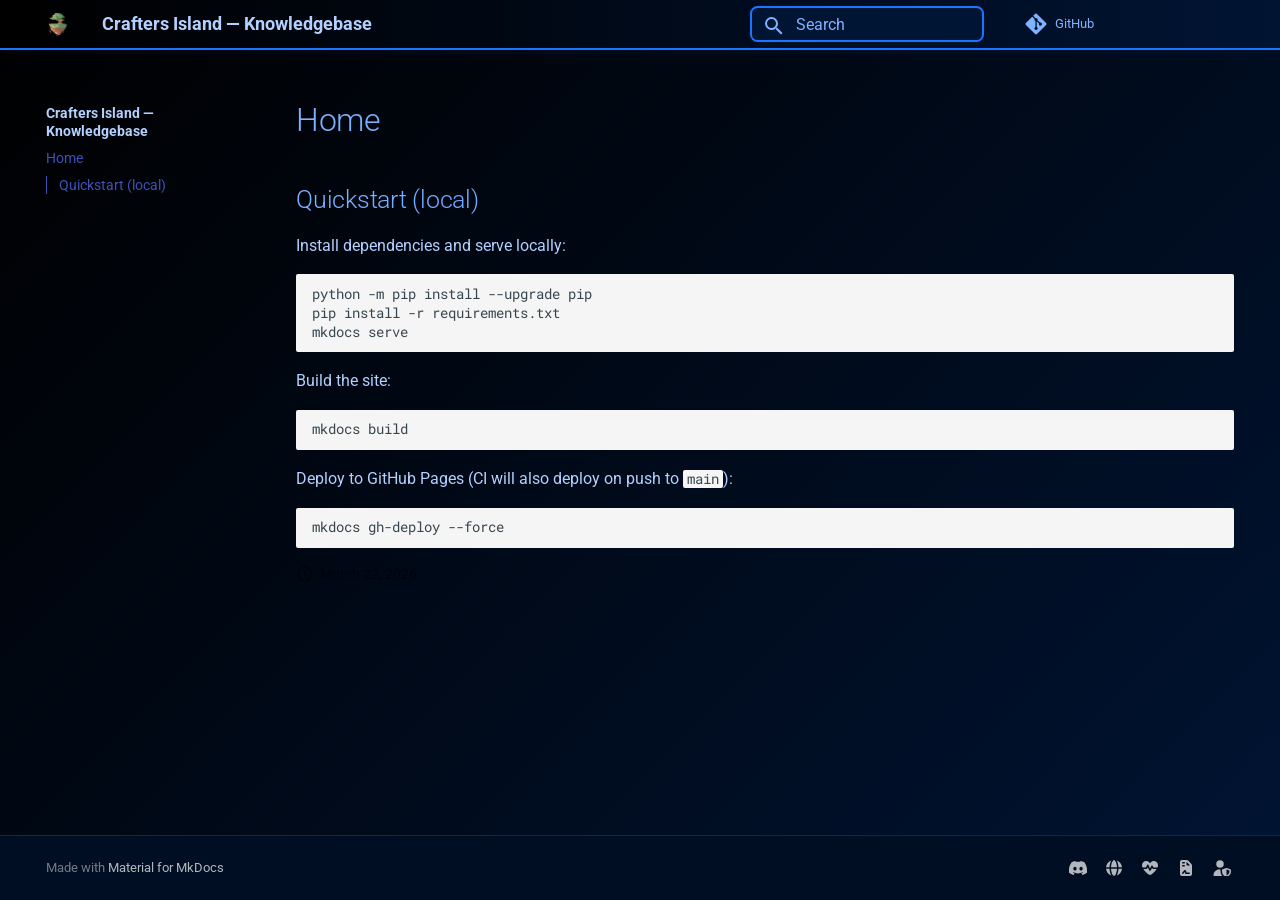
<file: index.html>
<!DOCTYPE html><html lang="en" class="no-js"><head><meta charset="utf-8"><meta name="viewport" content="width=device-width,initial-scale=1"><meta name="description" content="Documentation and knowledge base for Crafters Island"><link href="https://crafters-island.com/" rel="canonical"><link rel="icon" href="assets/images/logo.png"><meta name="generator" content="mkdocs-1.6.1, mkdocs-material-9.7.6"><title>Crafters Island — Knowledgebase</title><link rel="stylesheet" href="assets/stylesheets/main.484c7ddc.min.css"><link rel="stylesheet" href="assets/stylesheets/palette.ab4e12ef.min.css"><link rel="preconnect" href="https://fonts.gstatic.com" crossorigin=""><link rel="stylesheet" href="https://fonts.googleapis.com/css?family=Roboto:300,300i,400,400i,700,700i%7CRoboto+Mono:400,400i,700,700i&amp;display=fallback"><style>:root{--md-text-font:"Roboto";--md-code-font:"Roboto Mono"}</style><link rel="stylesheet" href="assets/stylesheets/extra.css"><script>__md_scope=new URL(".",location),__md_hash=e=>[...e].reduce(((e,_)=>(e<<5)-e+_.charCodeAt(0)),0),__md_get=(e,_=localStorage,t=__md_scope)=>JSON.parse(_.getItem(t.pathname+"."+e)),__md_set=(e,_,t=localStorage,a=__md_scope)=>{try{t.setItem(a.pathname+"."+e,JSON.stringify(_))}catch(e){}}</script><link href="assets/stylesheets/glightbox.min.css" rel="stylesheet"><script src="assets/javascripts/glightbox.min.js"></script><style id="glightbox-style">
            html.glightbox-open { overflow: initial; height: 100%; }
            .gslide-title { margin-top: 0px; user-select: text; }
            .gslide-desc { color: #666; user-select: text; }
            .gslide-image img { background: white; }
            .gscrollbar-fixer { padding-right: 15px; }
            .gdesc-inner { font-size: 0.75rem; }
            body[data-md-color-scheme="slate"] .gdesc-inner { background: var(--md-default-bg-color); }
            body[data-md-color-scheme="slate"] .gslide-title { color: var(--md-default-fg-color); }
            body[data-md-color-scheme="slate"] .gslide-desc { color: var(--md-default-fg-color); }
        </style></head> <body dir="ltr" data-md-color-scheme="default" data-md-color-primary="custom" data-md-color-accent="custom"> <input class="md-toggle" data-md-toggle="drawer" type="checkbox" id="__drawer" autocomplete="off"> <input class="md-toggle" data-md-toggle="search" type="checkbox" id="__search" autocomplete="off"> <label class="md-overlay" for="__drawer"></label> <div data-md-component="skip"> <a href="#quickstart-local" class="md-skip"> Skip to content </a> </div> <div data-md-component="announce"> </div> <header class="md-header md-header--shadow" data-md-component="header"> <nav class="md-header__inner md-grid" aria-label="Header"> <a href="." title="Crafters Island — Knowledgebase" class="md-header__button md-logo" aria-label="Crafters Island — Knowledgebase" data-md-component="logo"> <img src="assets/images/logo.png" alt="logo"> </a> <label class="md-header__button md-icon" for="__drawer"> <svg xmlns="http://www.w3.org/2000/svg" viewBox="0 0 24 24"><path d="M3 6h18v2H3zm0 5h18v2H3zm0 5h18v2H3z"></path></svg> </label> <div class="md-header__title" data-md-component="header-title"> <div class="md-header__ellipsis"> <div class="md-header__topic"> <span class="md-ellipsis"> Crafters Island — Knowledgebase </span> </div> <div class="md-header__topic" data-md-component="header-topic"> <span class="md-ellipsis"> Home </span> </div> </div> </div> <form class="md-header__option" data-md-component="palette"> <input class="md-option" data-md-color-media="" data-md-color-scheme="default" data-md-color-primary="custom" data-md-color-accent="custom" aria-hidden="true" type="radio" name="__palette" id="__palette_0"> </form> <script>var palette=__md_get("__palette");if(palette&&palette.color){if("(prefers-color-scheme)"===palette.color.media){var media=matchMedia("(prefers-color-scheme: light)"),input=document.querySelector(media.matches?"[data-md-color-media='(prefers-color-scheme: light)']":"[data-md-color-media='(prefers-color-scheme: dark)']");palette.color.media=input.getAttribute("data-md-color-media"),palette.color.scheme=input.getAttribute("data-md-color-scheme"),palette.color.primary=input.getAttribute("data-md-color-primary"),palette.color.accent=input.getAttribute("data-md-color-accent")}for(var[key,value]of Object.entries(palette.color))document.body.setAttribute("data-md-color-"+key,value)}</script> <label class="md-header__button md-icon" for="__search"> <svg xmlns="http://www.w3.org/2000/svg" viewBox="0 0 24 24"><path d="M9.5 3A6.5 6.5 0 0 1 16 9.5c0 1.61-.59 3.09-1.56 4.23l.27.27h.79l5 5-1.5 1.5-5-5v-.79l-.27-.27A6.52 6.52 0 0 1 9.5 16 6.5 6.5 0 0 1 3 9.5 6.5 6.5 0 0 1 9.5 3m0 2C7 5 5 7 5 9.5S7 14 9.5 14 14 12 14 9.5 12 5 9.5 5"></path></svg> </label> <div class="md-search" data-md-component="search" role="dialog"> <label class="md-search__overlay" for="__search"></label> <div class="md-search__inner" role="search"> <form class="md-search__form" name="search"> <input type="text" class="md-search__input" name="query" aria-label="Search" placeholder="Search" autocapitalize="off" autocorrect="off" autocomplete="off" spellcheck="false" data-md-component="search-query" required=""> <label class="md-search__icon md-icon" for="__search"> <svg xmlns="http://www.w3.org/2000/svg" viewBox="0 0 24 24"><path d="M9.5 3A6.5 6.5 0 0 1 16 9.5c0 1.61-.59 3.09-1.56 4.23l.27.27h.79l5 5-1.5 1.5-5-5v-.79l-.27-.27A6.52 6.52 0 0 1 9.5 16 6.5 6.5 0 0 1 3 9.5 6.5 6.5 0 0 1 9.5 3m0 2C7 5 5 7 5 9.5S7 14 9.5 14 14 12 14 9.5 12 5 9.5 5"></path></svg> <svg xmlns="http://www.w3.org/2000/svg" viewBox="0 0 24 24"><path d="M20 11v2H8l5.5 5.5-1.42 1.42L4.16 12l7.92-7.92L13.5 5.5 8 11z"></path></svg> </label> <nav class="md-search__options" aria-label="Search"> <button type="reset" class="md-search__icon md-icon" title="Clear" aria-label="Clear" tabindex="-1"> <svg xmlns="http://www.w3.org/2000/svg" viewBox="0 0 24 24"><path d="M19 6.41 17.59 5 12 10.59 6.41 5 5 6.41 10.59 12 5 17.59 6.41 19 12 13.41 17.59 19 19 17.59 13.41 12z"></path></svg> </button> </nav> <div class="md-search__suggest" data-md-component="search-suggest"></div> </form> <div class="md-search__output"> <div class="md-search__scrollwrap" tabindex="0" data-md-scrollfix=""> <div class="md-search-result" data-md-component="search-result"> <div class="md-search-result__meta"> Initializing search </div> <ol class="md-search-result__list" role="presentation"></ol> </div> </div> </div> </div> </div> <div class="md-header__source"> <a href="https://github.com/Crafters-island-hosting/knowlegebase" title="Go to repository" class="md-source" data-md-component="source"> <div class="md-source__icon md-icon"> <svg xmlns="http://www.w3.org/2000/svg" viewBox="0 0 448 512"><!-- Font Awesome Free 7.1.0 by @fontawesome - https://fontawesome.com License - https://fontawesome.com/license/free (Icons: CC BY 4.0, Fonts: SIL OFL 1.1, Code: MIT License) Copyright 2025 Fonticons, Inc.--><path d="M439.6 236.1 244 40.5c-5.4-5.5-12.8-8.5-20.4-8.5s-15 3-20.4 8.4L162.5 81l51.5 51.5c27.1-9.1 52.7 16.8 43.4 43.7l49.7 49.7c34.2-11.8 61.2 31 35.5 56.7-26.5 26.5-70.2-2.9-56-37.3L240.3 199v121.9c25.3 12.5 22.3 41.8 9.1 55-6.4 6.4-15.2 10.1-24.3 10.1s-17.8-3.6-24.3-10.1c-17.6-17.6-11.1-46.9 11.2-56v-123c-20.8-8.5-24.6-30.7-18.6-45L142.6 101 8.5 235.1C3 240.6 0 247.9 0 255.5s3 15 8.5 20.4l195.6 195.7c5.4 5.4 12.7 8.4 20.4 8.4s15-3 20.4-8.4l194.7-194.7c5.4-5.4 8.4-12.8 8.4-20.4s-3-15-8.4-20.4"></path></svg> </div> <div class="md-source__repository"> GitHub </div> </a> </div> </nav> </header> <div class="md-container" data-md-component="container"> <main class="md-main" data-md-component="main"> <div class="md-main__inner md-grid"> <div class="md-sidebar md-sidebar--primary" data-md-component="sidebar" data-md-type="navigation"> <div class="md-sidebar__scrollwrap"> <div class="md-sidebar__inner"> <nav class="md-nav md-nav--primary md-nav--integrated" aria-label="Navigation" data-md-level="0"> <label class="md-nav__title" for="__drawer"> <a href="." title="Crafters Island — Knowledgebase" class="md-nav__button md-logo" aria-label="Crafters Island — Knowledgebase" data-md-component="logo"> <img src="assets/images/logo.png" alt="logo"> </a> Crafters Island — Knowledgebase </label> <div class="md-nav__source"> <a href="https://github.com/Crafters-island-hosting/knowlegebase" title="Go to repository" class="md-source" data-md-component="source"> <div class="md-source__icon md-icon"> <svg xmlns="http://www.w3.org/2000/svg" viewBox="0 0 448 512"><!-- Font Awesome Free 7.1.0 by @fontawesome - https://fontawesome.com License - https://fontawesome.com/license/free (Icons: CC BY 4.0, Fonts: SIL OFL 1.1, Code: MIT License) Copyright 2025 Fonticons, Inc.--><path d="M439.6 236.1 244 40.5c-5.4-5.5-12.8-8.5-20.4-8.5s-15 3-20.4 8.4L162.5 81l51.5 51.5c27.1-9.1 52.7 16.8 43.4 43.7l49.7 49.7c34.2-11.8 61.2 31 35.5 56.7-26.5 26.5-70.2-2.9-56-37.3L240.3 199v121.9c25.3 12.5 22.3 41.8 9.1 55-6.4 6.4-15.2 10.1-24.3 10.1s-17.8-3.6-24.3-10.1c-17.6-17.6-11.1-46.9 11.2-56v-123c-20.8-8.5-24.6-30.7-18.6-45L142.6 101 8.5 235.1C3 240.6 0 247.9 0 255.5s3 15 8.5 20.4l195.6 195.7c5.4 5.4 12.7 8.4 20.4 8.4s15-3 20.4-8.4l194.7-194.7c5.4-5.4 8.4-12.8 8.4-20.4s-3-15-8.4-20.4"></path></svg> </div> <div class="md-source__repository"> GitHub </div> </a> </div> <ul class="md-nav__list" data-md-scrollfix=""> <li class="md-nav__item md-nav__item--active"> <input class="md-nav__toggle md-toggle" type="checkbox" id="__toc"> <label class="md-nav__link md-nav__link--active" for="__toc"> <span class="md-ellipsis"> Home </span> <span class="md-nav__icon md-icon"></span> </label> <a href="." class="md-nav__link md-nav__link--active"> <span class="md-ellipsis"> Home </span> </a> <nav class="md-nav md-nav--secondary" aria-label="Table of contents"> <label class="md-nav__title" for="__toc"> <span class="md-nav__icon md-icon"></span> Table of contents </label> <ul class="md-nav__list" data-md-component="toc" data-md-scrollfix=""> <li class="md-nav__item"> <a href="#quickstart-local" class="md-nav__link"> <span class="md-ellipsis"> Quickstart (local) </span> </a> </li> </ul> </nav> </li> </ul> </nav> </div> </div> </div> <div class="md-content" data-md-component="content"> <article class="md-content__inner md-typeset"> <h1>Home</h1> <h2 id="quickstart-local">Quickstart (local)</h2> <p>Install dependencies and serve locally:</p> <pre><code class="language-bash">python -m pip install --upgrade pip
pip install -r requirements.txt
mkdocs serve
</code></pre> <p>Build the site:</p> <pre><code class="language-bash">mkdocs build
</code></pre> <p>Deploy to GitHub Pages (CI will also deploy on push to <code>main</code>):</p> <pre><code class="language-bash">mkdocs gh-deploy --force
</code></pre> <aside class="md-source-file"> <span class="md-source-file__fact"> <span class="md-icon" title="Last update"> <svg xmlns="http://www.w3.org/2000/svg" viewBox="0 0 24 24"><path d="M21 13.1c-.1 0-.3.1-.4.2l-1 1 2.1 2.1 1-1c.2-.2.2-.6 0-.8l-1.3-1.3c-.1-.1-.2-.2-.4-.2m-1.9 1.8-6.1 6V23h2.1l6.1-6.1zM12.5 7v5.2l4 2.4-1 1L11 13V7zM11 21.9c-5.1-.5-9-4.8-9-9.9C2 6.5 6.5 2 12 2c5.3 0 9.6 4.1 10 9.3-.3-.1-.6-.2-1-.2s-.7.1-1 .2C19.6 7.2 16.2 4 12 4c-4.4 0-8 3.6-8 8 0 4.1 3.1 7.5 7.1 7.9l-.1.2z"></path></svg> </span> <span class="git-revision-date-localized-plugin git-revision-date-localized-plugin-date" title="March 22, 2026 01:27:30 UTC">March 22, 2026</span> </span> </aside> </article> </div> <script>var tabs=__md_get("__tabs");if(Array.isArray(tabs))e:for(var set of document.querySelectorAll(".tabbed-set")){var labels=set.querySelector(".tabbed-labels");for(var tab of tabs)for(var label of labels.getElementsByTagName("label"))if(label.innerText.trim()===tab){var input=document.getElementById(label.htmlFor);input.checked=!0;continue e}}</script> <script>var target=document.getElementById(location.hash.slice(1));target&&target.name&&(target.checked=target.name.startsWith("__tabbed_"))</script> </div> </main> <footer class="md-footer"> <div class="md-footer-meta md-typeset"> <div class="md-footer-meta__inner md-grid"> <div class="md-copyright"> Made with <a href="https://squidfunk.github.io/mkdocs-material/" target="_blank" rel="noopener"> Material for MkDocs </a> </div> <div class="md-social"> <a href="https://discord.gg/JY2NtBc8yG" target="_blank" rel="noopener" title="Support Server" class="md-social__link"> <svg xmlns="http://www.w3.org/2000/svg" viewBox="0 0 576 512"><!-- Font Awesome Free 7.1.0 by @fontawesome - https://fontawesome.com License - https://fontawesome.com/license/free (Icons: CC BY 4.0, Fonts: SIL OFL 1.1, Code: MIT License) Copyright 2025 Fonticons, Inc.--><path d="M492.5 69.8c-.2-.3-.4-.6-.8-.7-38.1-17.5-78.4-30-119.7-37.1-.4-.1-.8 0-1.1.1s-.6.4-.8.8c-5.5 9.9-10.5 20.2-14.9 30.6-44.6-6.8-89.9-6.8-134.4 0-4.5-10.5-9.5-20.7-15.1-30.6-.2-.3-.5-.6-.8-.8s-.7-.2-1.1-.2C162.5 39 122.2 51.5 84.1 69c-.3.1-.6.4-.8.7C7.1 183.5-13.8 294.6-3.6 404.2c0 .3.1.5.2.8s.3.4.5.6c44.4 32.9 94 58 146.8 74.2.4.1.8.1 1.1 0s.7-.4.9-.7c11.3-15.4 21.4-31.8 30-48.8.1-.2.2-.5.2-.8s0-.5-.1-.8-.2-.5-.4-.6-.4-.3-.7-.4c-15.8-6.1-31.2-13.4-45.9-21.9-.3-.2-.5-.4-.7-.6s-.3-.6-.3-.9 0-.6.2-.9.3-.5.6-.7c3.1-2.3 6.2-4.7 9.1-7.1.3-.2.6-.4.9-.4s.7 0 1 .1c96.2 43.9 200.4 43.9 295.5 0 .3-.1.7-.2 1-.2s.7.2.9.4c2.9 2.4 6 4.9 9.1 7.2.2.2.4.4.6.7s.2.6.2.9-.1.6-.3.9-.4.5-.6.6c-14.7 8.6-30 15.9-45.9 21.8-.2.1-.5.2-.7.4s-.3.4-.4.7-.1.5-.1.8.1.5.2.8c8.8 17 18.8 33.3 30 48.8.2.3.6.6.9.7s.8.1 1.1 0c52.9-16.2 102.6-41.3 147.1-74.2.2-.2.4-.4.5-.6s.2-.5.2-.8c12.3-126.8-20.5-236.9-86.9-334.5zm-302 267.7c-29 0-52.8-26.6-52.8-59.2s23.4-59.2 52.8-59.2c29.7 0 53.3 26.8 52.8 59.2 0 32.7-23.4 59.2-52.8 59.2m195.4 0c-29 0-52.8-26.6-52.8-59.2s23.4-59.2 52.8-59.2c29.7 0 53.3 26.8 52.8 59.2 0 32.7-23.2 59.2-52.8 59.2"></path></svg> </a> <a href="https://crafters-island.com" target="_blank" rel="noopener" title="Main Site" class="md-social__link"> <svg xmlns="http://www.w3.org/2000/svg" viewBox="0 0 512 512"><!-- Font Awesome Free 7.1.0 by @fontawesome - https://fontawesome.com License - https://fontawesome.com/license/free (Icons: CC BY 4.0, Fonts: SIL OFL 1.1, Code: MIT License) Copyright 2025 Fonticons, Inc.--><path d="M351.9 280H161c2.9 64.5 17.2 123.9 37.5 167.4 11.4 24.5 23.7 41.8 35.1 52.4 11.2 10.5 18.9 12.2 22.9 12.2s11.7-1.7 22.9-12.2c11.4-10.6 23.7-28 35.1-52.4 20.3-43.5 34.6-102.9 37.5-167.4zm-191-48h190.9c-2.8-64.5-17.1-123.9-37.4-167.4-11.4-24.4-23.7-41.8-35.1-52.4C268.1 1.7 260.4 0 256.4 0s-11.7 1.7-22.9 12.2c-11.4 10.6-23.7 28-35.1 52.4-20.3 43.5-34.6 102.9-37.5 167.4m-48 0c3.5-85.6 25.6-165.1 57.9-217.3C78.7 47.3 10.9 131.2 1.5 232zM1.5 280c9.4 100.8 77.2 184.7 169.3 217.3-32.3-52.2-54.4-131.7-57.9-217.3zm398.4 0c-3.5 85.6-25.6 165.1-57.9 217.3 92.1-32.7 159.9-116.5 169.3-217.3zm111.4-48C501.9 131.2 434.1 47.3 342 14.7c32.3 52.2 54.4 131.7 57.9 217.3z"></path></svg> </a> <a href="https://panels-status.crafters-island.com/" target="_blank" rel="noopener" title="Status Page" class="md-social__link"> <svg xmlns="http://www.w3.org/2000/svg" viewBox="0 0 512 512"><!-- Font Awesome Free 7.1.0 by @fontawesome - https://fontawesome.com License - https://fontawesome.com/license/free (Icons: CC BY 4.0, Fonts: SIL OFL 1.1, Code: MIT License) Copyright 2025 Fonticons, Inc.--><path d="m256 107.9-15-20.8C216 52.5 175.9 32 133.1 32 59.6 32 0 91.6 0 165.1v2.6c0 23.6 6.2 48 16.6 72.3h106c3.2 0 6.1-1.9 7.4-4.9l31.8-76.3c3.7-8.8 12.3-14.6 21.8-14.8s18.3 5.4 22.2 14.1L257.1 272l41.4-82.8c4.1-8.1 12.4-13.3 21.5-13.3s17.4 5.1 21.5 13.3l23.2 46.3c1.4 2.7 4.1 4.4 7.2 4.4h123.6c10.5-24.3 16.6-48.7 16.6-72.3V165C512 91.6 452.4 32 378.9 32 336.2 32 296 52.5 271 87.1l-15 20.7zM469.6 288h-97.8c-21.2 0-40.6-12-50.1-31l-1.7-3.4-42.5 85.1c-4.1 8.3-12.7 13.5-22 13.3s-17.6-5.7-21.4-14.1l-49.3-109.5-10.5 25.2c-8.7 20.9-29.1 34.5-51.7 34.5H42.4c47.2 73.8 123 141.7 170.4 177.9 12.4 9.4 27.6 14.1 43.1 14.1s30.8-4.6 43.1-14.1c47.6-36.3 123.4-104.2 170.6-178"></path></svg> </a> <a href="https://client.crafters-island.com/terms/tos" target="_blank" rel="noopener" title="Terms of Service" class="md-social__link"> <svg xmlns="http://www.w3.org/2000/svg" viewBox="0 0 384 512"><!-- Font Awesome Free 7.1.0 by @fontawesome - https://fontawesome.com License - https://fontawesome.com/license/free (Icons: CC BY 4.0, Fonts: SIL OFL 1.1, Code: MIT License) Copyright 2025 Fonticons, Inc.--><path d="M0 64C0 28.7 28.7 0 64 0h149.5c17 0 33.3 6.7 45.3 18.7l106.5 106.6c12 12 18.7 28.3 18.7 45.3V448c0 35.3-28.7 64-64 64H64c-35.3 0-64-28.7-64-64zm208-5.5V152c0 13.3 10.7 24 24 24h93.5zM88 64c-13.3 0-24 10.7-24 24s10.7 24 24 24h48c13.3 0 24-10.7 24-24s-10.7-24-24-24zm0 96c-13.3 0-24 10.7-24 24s10.7 24 24 24h48c13.3 0 24-10.7 24-24s-10.7-24-24-24zm70.3 160c-11.3 0-21.9 5.1-28.9 13.9L69.3 409c-8.3 10.3-6.6 25.5 3.7 33.7s25.5 6.6 33.7-3.8l47.1-58.8 15.2 50.7c3 10.2 12.4 17.1 23 17.1h104c13.3 0 24-10.7 24-24s-10.7-24-24-24h-86.1l-16.1-53.6c-4.7-15.7-19.1-26.4-35.5-26.4z"></path></svg> </a> <a href="https://client.crafters-island.com/terms/privacy" target="_blank" rel="noopener" title="Privacy Policy" class="md-social__link"> <svg xmlns="http://www.w3.org/2000/svg" viewBox="0 0 576 512"><!-- Font Awesome Free 7.1.0 by @fontawesome - https://fontawesome.com License - https://fontawesome.com/license/free (Icons: CC BY 4.0, Fonts: SIL OFL 1.1, Code: MIT License) Copyright 2025 Fonticons, Inc.--><path d="M224 248a120 120 0 1 0 0-240 120 120 0 1 0 0 240m-29.7 56C95.8 304 16 383.8 16 482.3c0 16.4 13.3 29.7 29.7 29.7h251.5C261 469.4 240 414.5 240 356.4v-31.1c0-7.3 1-14.5 2.9-21.3zm251 184.5-13.3 6.3V306.7l96 32v19.6c0 55.8-32.2 106.5-82.7 130.3zm-23.4-229-112 37.3c-13.1 4.4-21.9 16.6-21.9 30.4v31.1c0 74.4 43 142.1 110.2 173.7l18.5 8.7c4.8 2.2 10 3.4 15.2 3.4s10.5-1.2 15.2-3.4l18.5-8.7C533 500.3 576 432.6 576 358.2v-31.1c0-13.8-8.8-26-21.9-30.4l-112-37.3c-6.6-2.2-13.7-2.2-20.2 0z"></path></svg> </a> </div> </div> </div> </footer> </div> <div class="md-dialog" data-md-component="dialog"> <div class="md-dialog__inner md-typeset"></div> </div> <script id="__config" type="application/json">{"annotate": null, "base": ".", "features": ["navigation.instant", "navigation.sections", "toc.integrate", "search.suggest", "search.highlight", "content.code.annotate", "content.tabs.link"], "search": "assets/javascripts/workers/search.2c215733.min.js", "tags": null, "translations": {"clipboard.copied": "Copied to clipboard", "clipboard.copy": "Copy to clipboard", "search.result.more.one": "1 more on this page", "search.result.more.other": "# more on this page", "search.result.none": "No matching documents", "search.result.one": "1 matching document", "search.result.other": "# matching documents", "search.result.placeholder": "Type to start searching", "search.result.term.missing": "Missing", "select.version": "Select version"}, "version": null}</script> <script src="assets/javascripts/bundle.79ae519e.min.js"></script>  <script id="init-glightbox">const lightbox = GLightbox({"touchNavigation": true, "loop": false, "zoomable": true, "draggable": true, "openEffect": "zoom", "closeEffect": "zoom", "slideEffect": "slide"});
document$.subscribe(()=>{ lightbox.reload(); });
</script></body></html>
</file>
<file: assets/stylesheets/extra.css>
/* Remove white/grey from search results header and background */
.md-search__output, .md-search__suggest, .md-search__result {
  background: var(--ci-primary-900) !important;
  color: var(--ci-primary-100) !important;
}
.md-search__suggest {
  border-bottom: 1px solid var(--ci-primary-700) !important;
  font-weight: 500;
  color: var(--ci-primary-200) !important;
}
.md-search__result {
  border-top: none !important;
}
/* Themed search bar results dropdown */
.md-search__output {
  background: var(--ci-primary-900) !important;
  color: var(--ci-primary-100) !important;
  border: 1.5px solid var(--ci-primary-700) !important;
  box-shadow: 0 4px 24px 0 rgba(26,117,255,0.10);
}
.md-search__suggest {
  background: var(--ci-primary-800) !important;
  color: var(--ci-primary-100) !important;
}
.md-search__result {
  background: transparent !important;
  color: var(--ci-primary-100) !important;
  border-radius: 0.5em;
  transition: background 0.2s, color 0.2s;
}
.md-search__result:hover, .md-search__result--active {
  background: var(--ci-primary-700) !important;
  color: var(--ci-accent) !important;
}
.md-search__result mark {
  background: none !important;
  color: var(--ci-primary-200) !important;
  font-weight: bold;
}
/* Themed search bar */
.md-search__form {
  background: var(--ci-primary-800) !important;
  border: 2px solid var(--ci-primary-400) !important;
  border-radius: 0.75em !important;
  box-shadow: 0 2px 8px 0 rgba(26,117,255,0.04);
}
.md-search__input {
  background: transparent !important;
  color: var(--ci-primary-100) !important;
  font-family: var(--md-default-font-family);
  border: none !important;
}
.md-search__input::placeholder {
  color: var(--ci-primary-200) !important;
  opacity: 1;
}
.md-search__form:focus-within {
  border-color: var(--ci-accent) !important;
  box-shadow: 0 0 0 2px var(--ci-accent);
}
.md-search__icon, .md-search__icon svg {
  color: var(--ci-primary-200) !important;
  fill: var(--ci-primary-200) !important;
}
/* Remove white/blurred nav title background in sidebar */
.md-nav__title {
  background: none !important;
  box-shadow: none !important;
  filter: none !important;
  color: var(--ci-primary-100) !important;
}
/* Crafters Island custom theme for MkDocs Material */
@import url('https://fonts.googleapis.com/css2?family=Geist:wght@400;700&display=swap');

html {
  --ci-primary-50: #e6f0ff;
  --ci-primary-100: #b3d1ff;
  --ci-primary-200: #80b3ff;
  --ci-primary-300: #4d94ff;
  --ci-primary-400: #1a75ff;
  --ci-primary-500: #0052cc;
  --ci-primary-600: #003d99;
  --ci-primary-700: #002966;
  --ci-primary-800: #001433;
  --ci-primary-900: #000000;
  --ci-accent: #fff;
  --ci-bg-gradient: linear-gradient(135deg, var(--ci-primary-900) 0%, var(--ci-primary-800) 100%);
  --md-default-font-family: 'Geist', 'Roboto', system-ui, -apple-system, 'Segoe UI', 'Helvetica Neue', Arial, sans-serif;
  background: var(--ci-bg-gradient);
  color: var(--ci-primary-100);
}

body {
  font-family: var(--md-default-font-family);
  background: var(--ci-bg-gradient);
  color: var(--ci-primary-100);
}

.md-header {
  background: linear-gradient(90deg, var(--ci-primary-900) 0%, var(--ci-primary-800) 100%);
  color: var(--ci-primary-100);
  border-bottom: 2px solid var(--ci-primary-400);
  box-shadow: 0 2px 8px 0 rgba(26,117,255,0.08);
}

.md-header .md-logo {
  filter: none;
  background: linear-gradient(90deg, var(--ci-primary-200), var(--ci-primary-400));
  -webkit-background-clip: text;
  -webkit-text-fill-color: transparent;
  background-clip: text;
  text-fill-color: transparent;
}

a, .md-nav__link, .md-footer a {
  color: var(--ci-primary-200);
  transition: color 0.2s;
}
a:hover, .md-nav__link:hover, .md-footer a:hover {
  color: var(--ci-accent);
}

.md-footer {
  background: var(--ci-primary-800);
  color: var(--ci-primary-100);
  border-top: 1px solid var(--ci-primary-700);
}

.ci-footer-links {
  text-align: center;
  margin: 1.5em 0 0.5em 0;
  font-size: 1.1em;
}
.ci-footer-links a {
  color: var(--ci-primary-200);
  margin: 0 0.5em;
  text-decoration: none;
  font-weight: 500;
  transition: color 0.2s;
}
.ci-footer-links a:hover {
  color: var(--ci-accent);
}

/* Buttons and callouts */
.md-typeset .md-button {
  background: var(--ci-primary-400);
  color: #fff;
  border-radius: 999px;
  font-weight: 600;
  padding: 0.5em 1.5em;
  box-shadow: 0 2px 8px 0 rgba(26,117,255,0.08);
  transition: background 0.2s, color 0.2s;
}
.md-typeset .md-button:hover {
  background: var(--ci-accent);
  color: #222;
}

/* Card style for content blocks */
.md-typeset .admonition, .md-typeset details {
  background: var(--ci-primary-800);
  border-left: 4px solid var(--ci-primary-400);
  color: var(--ci-primary-100);
  border-radius: 0.5em;
  box-shadow: 0 2px 8px 0 rgba(26,117,255,0.04);
}

/* Headings with gradient */
h1, h2, h3, h4, h5, h6 {
  background: linear-gradient(90deg, var(--ci-primary-200), var(--ci-primary-400));
  -webkit-background-clip: text;
  -webkit-text-fill-color: transparent;
  background-clip: text;
  text-fill-color: transparent;
}
</file>
<file: assets/stylesheets/main.484c7ddc.min.css>
@charset "UTF-8";html{-webkit-text-size-adjust:none;-moz-text-size-adjust:none;text-size-adjust:none;box-sizing:border-box}*,:after,:before{box-sizing:inherit}@media (prefers-reduced-motion){*,:after,:before{transition:none!important}}body{margin:0}a,button,input,label{-webkit-tap-highlight-color:transparent}a{color:inherit;text-decoration:none}hr{border:0;box-sizing:initial;display:block;height:.05rem;overflow:visible;padding:0}small{font-size:80%}sub,sup{line-height:1em}img{border-style:none}table{border-collapse:initial;border-spacing:0}td,th{font-weight:400;vertical-align:top}button{background:#0000;border:0;font-family:inherit;font-size:inherit;margin:0;padding:0}input{border:0;outline:none}:root{--md-primary-fg-color:#4051b5;--md-primary-fg-color--light:#5d6cc0;--md-primary-fg-color--dark:#303fa1;--md-primary-bg-color:#fff;--md-primary-bg-color--light:#ffffffb3;--md-accent-fg-color:#526cfe;--md-accent-fg-color--transparent:#526cfe1a;--md-accent-bg-color:#fff;--md-accent-bg-color--light:#ffffffb3}[data-md-color-scheme=default]{color-scheme:light}[data-md-color-scheme=default] img[src$="#gh-dark-mode-only"],[data-md-color-scheme=default] img[src$="#only-dark"]{display:none}:root,[data-md-color-scheme=default]{--md-hue:225deg;--md-default-fg-color:#000000de;--md-default-fg-color--light:#0000008a;--md-default-fg-color--lighter:#00000052;--md-default-fg-color--lightest:#00000012;--md-default-bg-color:#fff;--md-default-bg-color--light:#ffffffb3;--md-default-bg-color--lighter:#ffffff4d;--md-default-bg-color--lightest:#ffffff1f;--md-code-fg-color:#36464e;--md-code-bg-color:#f5f5f5;--md-code-bg-color--light:#f5f5f5b3;--md-code-bg-color--lighter:#f5f5f54d;--md-code-hl-color:#4287ff;--md-code-hl-color--light:#4287ff1a;--md-code-hl-number-color:#d52a2a;--md-code-hl-special-color:#db1457;--md-code-hl-function-color:#a846b9;--md-code-hl-constant-color:#6e59d9;--md-code-hl-keyword-color:#3f6ec6;--md-code-hl-string-color:#1c7d4d;--md-code-hl-name-color:var(--md-code-fg-color);--md-code-hl-operator-color:var(--md-default-fg-color--light);--md-code-hl-punctuation-color:var(--md-default-fg-color--light);--md-code-hl-comment-color:var(--md-default-fg-color--light);--md-code-hl-generic-color:var(--md-default-fg-color--light);--md-code-hl-variable-color:var(--md-default-fg-color--light);--md-typeset-color:var(--md-default-fg-color);--md-typeset-a-color:var(--md-primary-fg-color);--md-typeset-del-color:#f5503d26;--md-typeset-ins-color:#0bd57026;--md-typeset-kbd-color:#fafafa;--md-typeset-kbd-accent-color:#fff;--md-typeset-kbd-border-color:#b8b8b8;--md-typeset-mark-color:#ffff0080;--md-typeset-table-color:#0000001f;--md-typeset-table-color--light:rgba(0,0,0,.035);--md-admonition-fg-color:var(--md-default-fg-color);--md-admonition-bg-color:var(--md-default-bg-color);--md-warning-fg-color:#000000de;--md-warning-bg-color:#ff9;--md-footer-fg-color:#fff;--md-footer-fg-color--light:#ffffffb3;--md-footer-fg-color--lighter:#ffffff73;--md-footer-bg-color:#000000de;--md-footer-bg-color--dark:#00000052;--md-shadow-z1:0 0.2rem 0.5rem #0000000d,0 0 0.05rem #0000001a;--md-shadow-z2:0 0.2rem 0.5rem #0000001a,0 0 0.05rem #00000040;--md-shadow-z3:0 0.2rem 0.5rem #0003,0 0 0.05rem #00000059}.md-icon svg{fill:currentcolor;display:block;height:1.2rem;width:1.2rem}body{-webkit-font-smoothing:antialiased;-moz-osx-font-smoothing:grayscale;--md-text-font-family:var(--md-text-font,_),-apple-system,BlinkMacSystemFont,Helvetica,Arial,sans-serif;--md-code-font-family:var(--md-code-font,_),SFMono-Regular,Consolas,Menlo,monospace}aside,body,input{font-feature-settings:"kern","liga";color:var(--md-typeset-color);font-family:var(--md-text-font-family)}code,kbd,pre{font-feature-settings:"kern";font-family:var(--md-code-font-family)}:root{--md-typeset-table-sort-icon:url('data:image/svg+xml;charset=utf-8,<svg xmlns="http://www.w3.org/2000/svg" viewBox="0 0 24 24"><path d="m18 21-4-4h3V7h-3l4-4 4 4h-3v10h3M2 19v-2h10v2M2 13v-2h7v2M2 7V5h4v2z"/></svg>');--md-typeset-table-sort-icon--asc:url('data:image/svg+xml;charset=utf-8,<svg xmlns="http://www.w3.org/2000/svg" viewBox="0 0 24 24"><path d="M19 17h3l-4 4-4-4h3V3h2M2 17h10v2H2M6 5v2H2V5m0 6h7v2H2z"/></svg>');--md-typeset-table-sort-icon--desc:url('data:image/svg+xml;charset=utf-8,<svg xmlns="http://www.w3.org/2000/svg" viewBox="0 0 24 24"><path d="M19 7h3l-4-4-4 4h3v14h2M2 17h10v2H2M6 5v2H2V5m0 6h7v2H2z"/></svg>')}.md-typeset{-webkit-print-color-adjust:exact;color-adjust:exact;font-size:.8rem;line-height:1.6;overflow-wrap:break-word}@media print{.md-typeset{font-size:.68rem}}.md-typeset blockquote,.md-typeset dl,.md-typeset figure,.md-typeset ol,.md-typeset pre,.md-typeset ul{margin-bottom:1em;margin-top:1em}.md-typeset h1{color:var(--md-default-fg-color--light);font-size:2em;line-height:1.3;margin:0 0 1.25em}.md-typeset h1,.md-typeset h2{font-weight:300;letter-spacing:-.01em}.md-typeset h2{font-size:1.5625em;line-height:1.4;margin:1.6em 0 .64em}.md-typeset h3{font-size:1.25em;font-weight:400;letter-spacing:-.01em;line-height:1.5;margin:1.6em 0 .8em}.md-typeset h2+h3{margin-top:.8em}.md-typeset h4{font-weight:700;letter-spacing:-.01em;margin:1em 0}.md-typeset h5,.md-typeset h6{color:var(--md-default-fg-color--light);font-size:.8em;font-weight:700;letter-spacing:-.01em;margin:1.25em 0}.md-typeset h5{text-transform:uppercase}.md-typeset h5 code{text-transform:none}.md-typeset hr{border-bottom:.05rem solid var(--md-default-fg-color--lightest);display:flow-root;margin:1.5em 0}.md-typeset a{color:var(--md-typeset-a-color);word-break:break-word}.md-typeset a,.md-typeset a:before{transition:color 125ms}.md-typeset a:focus,.md-typeset a:hover{color:var(--md-accent-fg-color)}.md-typeset a:focus code,.md-typeset a:hover code{background-color:var(--md-accent-fg-color--transparent);color:var(--md-accent-fg-color)}.md-typeset a code{color:var(--md-typeset-a-color)}.md-typeset a.focus-visible{outline-color:var(--md-accent-fg-color);outline-offset:.2rem}.md-typeset code,.md-typeset kbd,.md-typeset pre{color:var(--md-code-fg-color);direction:ltr;font-variant-ligatures:none;transition:background-color 125ms}@media print{.md-typeset code,.md-typeset kbd,.md-typeset pre{white-space:pre-wrap}}.md-typeset code{background-color:var(--md-code-bg-color);border-radius:.1rem;-webkit-box-decoration-break:clone;box-decoration-break:clone;font-size:.85em;padding:0 .2941176471em;transition:color 125ms,background-color 125ms;word-break:break-word}.md-typeset code:not(.focus-visible){-webkit-tap-highlight-color:transparent;outline:none}.md-typeset pre{display:flow-root;line-height:1.4;position:relative}.md-typeset pre>code{-webkit-box-decoration-break:slice;box-decoration-break:slice;box-shadow:none;display:block;margin:0;outline-color:var(--md-accent-fg-color);overflow:auto;padding:.7720588235em 1.1764705882em;scrollbar-color:var(--md-default-fg-color--lighter) #0000;scrollbar-width:thin;touch-action:auto;word-break:normal}.md-typeset pre>code:hover{scrollbar-color:var(--md-accent-fg-color) #0000}.md-typeset pre>code::-webkit-scrollbar{height:.2rem;width:.2rem}.md-typeset pre>code::-webkit-scrollbar-thumb{background-color:var(--md-default-fg-color--lighter)}.md-typeset pre>code::-webkit-scrollbar-thumb:hover{background-color:var(--md-accent-fg-color)}.md-typeset kbd{background-color:var(--md-typeset-kbd-color);border-radius:.1rem;box-shadow:0 .1rem 0 .05rem var(--md-typeset-kbd-border-color),0 .1rem 0 var(--md-typeset-kbd-border-color),0 -.1rem .2rem var(--md-typeset-kbd-accent-color) inset;color:var(--md-default-fg-color);display:inline-block;font-size:.75em;padding:0 .6666666667em;vertical-align:text-top;word-break:break-word}.md-typeset mark{background-color:var(--md-typeset-mark-color);-webkit-box-decoration-break:clone;box-decoration-break:clone;color:inherit;word-break:break-word}.md-typeset abbr{cursor:help;text-decoration:none}.md-typeset [data-preview],.md-typeset abbr{border-bottom:.05rem dotted var(--md-default-fg-color--light)}.md-typeset small{opacity:.75}[dir=ltr] .md-typeset sub,[dir=ltr] .md-typeset sup{margin-left:.078125em}[dir=rtl] .md-typeset sub,[dir=rtl] .md-typeset sup{margin-right:.078125em}[dir=ltr] .md-typeset blockquote{padding-left:.6rem}[dir=rtl] .md-typeset blockquote{padding-right:.6rem}[dir=ltr] .md-typeset blockquote{border-left:.2rem solid var(--md-default-fg-color--lighter)}[dir=rtl] .md-typeset blockquote{border-right:.2rem solid var(--md-default-fg-color--lighter)}.md-typeset blockquote{color:var(--md-default-fg-color--light);margin-left:0;margin-right:0}.md-typeset ul{list-style-type:disc}.md-typeset ul[type]{list-style-type:revert-layer}[dir=ltr] .md-typeset ol,[dir=ltr] .md-typeset ul{margin-left:.625em}[dir=rtl] .md-typeset ol,[dir=rtl] .md-typeset ul{margin-right:.625em}.md-typeset ol,.md-typeset ul{padding:0}.md-typeset ol:not([hidden]),.md-typeset ul:not([hidden]){display:flow-root}.md-typeset ol ol,.md-typeset ul ol{list-style-type:lower-alpha}.md-typeset ol ol ol,.md-typeset ul ol ol{list-style-type:lower-roman}.md-typeset ol ol ol ol,.md-typeset ul ol ol ol{list-style-type:upper-alpha}.md-typeset ol ol ol ol ol,.md-typeset ul ol ol ol ol{list-style-type:upper-roman}.md-typeset ol[type],.md-typeset ul[type]{list-style-type:revert-layer}[dir=ltr] .md-typeset ol li,[dir=ltr] .md-typeset ul li{margin-left:1.25em}[dir=rtl] .md-typeset ol li,[dir=rtl] .md-typeset ul li{margin-right:1.25em}.md-typeset ol li,.md-typeset ul li{margin-bottom:.5em}.md-typeset ol li blockquote,.md-typeset ol li p,.md-typeset ul li blockquote,.md-typeset ul li p{margin:.5em 0}.md-typeset ol li:last-child,.md-typeset ul li:last-child{margin-bottom:0}[dir=ltr] .md-typeset ol li ol,[dir=ltr] .md-typeset ol li ul,[dir=ltr] .md-typeset ul li ol,[dir=ltr] .md-typeset ul li ul{margin-left:.625em}[dir=rtl] .md-typeset ol li ol,[dir=rtl] .md-typeset ol li ul,[dir=rtl] .md-typeset ul li ol,[dir=rtl] .md-typeset ul li ul{margin-right:.625em}.md-typeset ol li ol,.md-typeset ol li ul,.md-typeset ul li ol,.md-typeset ul li ul{margin-bottom:.5em;margin-top:.5em}[dir=ltr] .md-typeset dd{margin-left:1.875em}[dir=rtl] .md-typeset dd{margin-right:1.875em}.md-typeset dd{margin-bottom:1.5em;margin-top:1em}.md-typeset img,.md-typeset svg,.md-typeset video{height:auto;max-width:100%}.md-typeset img[align=left]{margin:1em 1em 1em 0}.md-typeset img[align=right]{margin:1em 0 1em 1em}.md-typeset img[align]:only-child{margin-top:0}.md-typeset figure{display:flow-root;margin:1em auto;max-width:100%;text-align:center;width:fit-content}.md-typeset figure img{display:block;margin:0 auto}.md-typeset figcaption{font-style:italic;margin:1em auto;max-width:24rem}.md-typeset iframe{max-width:100%}.md-typeset table:not([class]){background-color:var(--md-default-bg-color);border:.05rem solid var(--md-typeset-table-color);border-radius:.1rem;display:inline-block;font-size:.64rem;max-width:100%;overflow:auto;touch-action:auto}@media print{.md-typeset table:not([class]){display:table}}.md-typeset table:not([class])+*{margin-top:1.5em}.md-typeset table:not([class]) td>:first-child,.md-typeset table:not([class]) th>:first-child{margin-top:0}.md-typeset table:not([class]) td>:last-child,.md-typeset table:not([class]) th>:last-child{margin-bottom:0}.md-typeset table:not([class]) td:not([align]),.md-typeset table:not([class]) th:not([align]){text-align:left}[dir=rtl] .md-typeset table:not([class]) td:not([align]),[dir=rtl] .md-typeset table:not([class]) th:not([align]){text-align:right}.md-typeset table:not([class]) th{font-weight:700;min-width:5rem;padding:.9375em 1.25em;vertical-align:top}.md-typeset table:not([class]) td{border-top:.05rem solid var(--md-typeset-table-color);padding:.9375em 1.25em;vertical-align:top}.md-typeset table:not([class]) tbody tr{transition:background-color 125ms}.md-typeset table:not([class]) tbody tr:hover{background-color:var(--md-typeset-table-color--light);box-shadow:0 .05rem 0 var(--md-default-bg-color) inset}.md-typeset table:not([class]) a{word-break:normal}.md-typeset table th[role=columnheader]{cursor:pointer}[dir=ltr] .md-typeset table th[role=columnheader]:after{margin-left:.5em}[dir=rtl] .md-typeset table th[role=columnheader]:after{margin-right:.5em}.md-typeset table th[role=columnheader]:after{content:"";display:inline-block;height:1.2em;-webkit-mask-image:var(--md-typeset-table-sort-icon);mask-image:var(--md-typeset-table-sort-icon);-webkit-mask-repeat:no-repeat;mask-repeat:no-repeat;-webkit-mask-size:contain;mask-size:contain;transition:background-color 125ms;vertical-align:text-bottom;width:1.2em}.md-typeset table th[role=columnheader]:hover:after{background-color:var(--md-default-fg-color--lighter)}.md-typeset table th[role=columnheader][aria-sort=ascending]:after{background-color:var(--md-default-fg-color--light);-webkit-mask-image:var(--md-typeset-table-sort-icon--asc);mask-image:var(--md-typeset-table-sort-icon--asc)}.md-typeset table th[role=columnheader][aria-sort=descending]:after{background-color:var(--md-default-fg-color--light);-webkit-mask-image:var(--md-typeset-table-sort-icon--desc);mask-image:var(--md-typeset-table-sort-icon--desc)}.md-typeset__scrollwrap{margin:1em -.8rem;overflow-x:auto;touch-action:auto}.md-typeset__table{display:inline-block;margin-bottom:.5em;padding:0 .8rem}@media print{.md-typeset__table{display:block}}html .md-typeset__table table{display:table;margin:0;overflow:hidden;width:100%}@media screen and (max-width:44.984375em){.md-content__inner>pre{margin:1em -.8rem}.md-content__inner>pre code{border-radius:0}}.md-typeset .md-author{border-radius:100%;display:block;flex-shrink:0;height:1.6rem;overflow:hidden;position:relative;transition:color 125ms,transform 125ms;width:1.6rem}.md-typeset .md-author img{display:block}.md-typeset .md-author--more{background:var(--md-default-fg-color--lightest);color:var(--md-default-fg-color--lighter);font-size:.6rem;font-weight:700;line-height:1.6rem;text-align:center}.md-typeset .md-author--long{height:2.4rem;width:2.4rem}.md-typeset a.md-author{transform:scale(1)}.md-typeset a.md-author img{border-radius:100%;filter:grayscale(100%) opacity(75%);transition:filter 125ms}.md-typeset a.md-author:focus,.md-typeset a.md-author:hover{transform:scale(1.1);z-index:1}.md-typeset a.md-author:focus img,.md-typeset a.md-author:hover img{filter:grayscale(0)}.md-banner{background-color:var(--md-footer-bg-color);color:var(--md-footer-fg-color);overflow:auto}@media print{.md-banner{display:none}}.md-banner--warning{background-color:var(--md-warning-bg-color);color:var(--md-warning-fg-color)}.md-banner__inner{font-size:.7rem;margin:.6rem auto;padding:0 .8rem}[dir=ltr] .md-banner__button{float:right}[dir=rtl] .md-banner__button{float:left}.md-banner__button{color:inherit;cursor:pointer;transition:opacity .25s}.no-js .md-banner__button{display:none}.md-banner__button:hover{opacity:.7}html{font-size:125%;height:100%;overflow-x:hidden}@media screen and (min-width:100em){html{font-size:137.5%}}@media screen and (min-width:125em){html{font-size:150%}}body{background-color:var(--md-default-bg-color);display:flex;flex-direction:column;font-size:.5rem;min-height:100%;position:relative;width:100%}@media print{body{display:block}}@media screen and (max-width:59.984375em){body[data-md-scrolllock]{position:fixed}}.md-grid{margin-left:auto;margin-right:auto;max-width:61rem}.md-container{display:flex;flex-direction:column;flex-grow:1}@media print{.md-container{display:block}}.md-main{flex-grow:1}.md-main__inner{display:flex;height:100%;margin-top:1.5rem}.md-ellipsis{overflow:hidden;text-overflow:ellipsis}.md-toggle{display:none}.md-option{height:0;opacity:0;position:absolute;width:0}.md-option:checked+label:not([hidden]){display:block}.md-option.focus-visible+label{outline-color:var(--md-accent-fg-color);outline-style:auto}.md-skip{background-color:var(--md-default-fg-color);border-radius:.1rem;color:var(--md-default-bg-color);font-size:.64rem;margin:.5rem;opacity:0;outline-color:var(--md-accent-fg-color);padding:.3rem .5rem;position:fixed;transform:translateY(.4rem);z-index:-1}.md-skip:focus{opacity:1;transform:translateY(0);transition:transform .25s cubic-bezier(.4,0,.2,1),opacity 175ms 75ms;z-index:10}@page{margin:25mm}:root{--md-clipboard-icon:url('data:image/svg+xml;charset=utf-8,<svg xmlns="http://www.w3.org/2000/svg" viewBox="0 0 24 24"><path d="M19 21H8V7h11m0-2H8a2 2 0 0 0-2 2v14a2 2 0 0 0 2 2h11a2 2 0 0 0 2-2V7a2 2 0 0 0-2-2m-3-4H4a2 2 0 0 0-2 2v14h2V3h12z"/></svg>')}.md-clipboard{border-radius:.1rem;color:var(--md-default-fg-color--lightest);cursor:pointer;height:1.5em;outline-color:var(--md-accent-fg-color);outline-offset:.1rem;transition:color .25s;width:1.5em;z-index:1}@media print{.md-clipboard{display:none}}.md-clipboard:not(.focus-visible){-webkit-tap-highlight-color:transparent;outline:none}:hover>.md-clipboard{color:var(--md-default-fg-color--light)}.md-clipboard:focus,.md-clipboard:hover{color:var(--md-accent-fg-color)}.md-clipboard:after{background-color:currentcolor;content:"";display:block;height:1.125em;margin:0 auto;-webkit-mask-image:var(--md-clipboard-icon);mask-image:var(--md-clipboard-icon);-webkit-mask-position:center;mask-position:center;-webkit-mask-repeat:no-repeat;mask-repeat:no-repeat;-webkit-mask-size:contain;mask-size:contain;width:1.125em}.md-clipboard--inline{cursor:pointer}.md-clipboard--inline code{transition:color .25s,background-color .25s}.md-clipboard--inline:focus code,.md-clipboard--inline:hover code{background-color:var(--md-accent-fg-color--transparent);color:var(--md-accent-fg-color)}:root{--md-code-select-icon:url('data:image/svg+xml;charset=utf-8,<svg xmlns="http://www.w3.org/2000/svg" viewBox="0 0 24 24"><path d="M19 19h-4v2h4c1.1 0 2-.9 2-2v-4h-2m0-12h-4v2h4v4h2V5c0-1.1-.9-2-2-2M5 5h4V3H5c-1.1 0-2 .9-2 2v4h2m0 6H3v4c0 1.1.9 2 2 2h4v-2H5zm2-4h2v2H7zm4 0h2v2h-2zm4 0h2v2h-2zM7 7h2v2H7zm4 0h2v2h-2zm4 0h2v2h-2zm-8 8h2v2H7zm4 0h2v2h-2zm4 0h2v2h-2z"/></svg>');--md-code-copy-icon:url('data:image/svg+xml;charset=utf-8,<svg xmlns="http://www.w3.org/2000/svg" viewBox="0 0 24 24"><path d="M19 21H8V7h11m0-2H8a2 2 0 0 0-2 2v14a2 2 0 0 0 2 2h11a2 2 0 0 0 2-2V7a2 2 0 0 0-2-2m-3-4H4a2 2 0 0 0-2 2v14h2V3h12z"/></svg>')}.md-typeset .md-code__content{display:grid}.md-code__nav{background-color:var(--md-code-bg-color--lighter);border-radius:.1rem;display:flex;gap:.2rem;padding:.2rem;position:absolute;right:.25em;top:.25em;transition:background-color .25s;z-index:1}:hover>.md-code__nav{background-color:var(--md-code-bg-color--light)}.md-code__button{color:var(--md-default-fg-color--lightest);cursor:pointer;display:block;height:1.5em;outline-color:var(--md-accent-fg-color);outline-offset:.1rem;transition:color .25s;width:1.5em}:hover>*>.md-code__button{color:var(--md-default-fg-color--light)}.md-code__button.focus-visible,.md-code__button:hover{color:var(--md-accent-fg-color)}.md-code__button--active{color:var(--md-default-fg-color)!important}.md-code__button:after{background-color:currentcolor;content:"";display:block;height:1.125em;margin:0 auto;-webkit-mask-position:center;mask-position:center;-webkit-mask-repeat:no-repeat;mask-repeat:no-repeat;-webkit-mask-size:contain;mask-size:contain;width:1.125em}.md-code__button[data-md-type=select]:after{-webkit-mask-image:var(--md-code-select-icon);mask-image:var(--md-code-select-icon)}.md-code__button[data-md-type=copy]:after{-webkit-mask-image:var(--md-code-copy-icon);mask-image:var(--md-code-copy-icon)}@keyframes consent{0%{opacity:0;transform:translateY(100%)}to{opacity:1;transform:translateY(0)}}@keyframes overlay{0%{opacity:0}to{opacity:1}}.md-consent__overlay{animation:overlay .25s both;-webkit-backdrop-filter:blur(.1rem);backdrop-filter:blur(.1rem);background-color:#0000008a;height:100%;opacity:1;position:fixed;top:0;width:100%;z-index:5}.md-consent__inner{animation:consent .5s cubic-bezier(.1,.7,.1,1) both;background-color:var(--md-default-bg-color);border:0;border-radius:.1rem;bottom:0;box-shadow:0 0 .2rem #0000001a,0 .2rem .4rem #0003;max-height:100%;overflow:auto;padding:0;position:fixed;width:100%;z-index:5}.md-consent__form{padding:.8rem}.md-consent__settings{display:none;margin:1em 0}input:checked+.md-consent__settings{display:block}.md-consent__controls{margin-bottom:.8rem}.md-typeset .md-consent__controls .md-button{display:inline}@media screen and (max-width:44.984375em){.md-typeset .md-consent__controls .md-button{display:block;margin-top:.4rem;text-align:center;width:100%}}.md-consent label{cursor:pointer}.md-content{flex-grow:1;min-width:0}.md-content__inner{margin:0 .8rem 1.2rem;padding-top:.6rem}@media screen and (min-width:76.25em){[dir=ltr] .md-sidebar--primary:not([hidden])~.md-content>.md-content__inner{margin-left:1.2rem}[dir=ltr] .md-sidebar--secondary:not([hidden])~.md-content>.md-content__inner,[dir=rtl] .md-sidebar--primary:not([hidden])~.md-content>.md-content__inner{margin-right:1.2rem}[dir=rtl] .md-sidebar--secondary:not([hidden])~.md-content>.md-content__inner{margin-left:1.2rem}}.md-content__inner:before{content:"";display:block;height:.4rem}.md-content__inner>:last-child{margin-bottom:0}[dir=ltr] .md-content__button{float:right}[dir=rtl] .md-content__button{float:left}[dir=ltr] .md-content__button{margin-left:.4rem}[dir=rtl] .md-content__button{margin-right:.4rem}.md-content__button{margin:.4rem 0;padding:0}@media print{.md-content__button{display:none}}.md-typeset .md-content__button{color:var(--md-default-fg-color--lighter)}.md-content__button svg{display:inline;vertical-align:top}[dir=rtl] .md-content__button svg{transform:scaleX(-1)}[dir=ltr] .md-dialog{right:.8rem}[dir=rtl] .md-dialog{left:.8rem}.md-dialog{background-color:var(--md-default-fg-color);border-radius:.1rem;bottom:.8rem;box-shadow:var(--md-shadow-z3);min-width:11.1rem;opacity:0;padding:.4rem .6rem;pointer-events:none;position:fixed;transform:translateY(100%);transition:transform 0ms .4s,opacity .4s;z-index:4}@media print{.md-dialog{display:none}}.md-dialog--active{opacity:1;pointer-events:auto;transform:translateY(0);transition:transform .4s cubic-bezier(.075,.85,.175,1),opacity .4s}.md-dialog__inner{color:var(--md-default-bg-color);font-size:.7rem}.md-feedback{margin:2em 0 1em;text-align:center}.md-feedback fieldset{border:none;margin:0;padding:0}.md-feedback__title{font-weight:700;margin:1em auto}.md-feedback__inner{position:relative}.md-feedback__list{display:flex;flex-wrap:wrap;place-content:baseline center;position:relative}.md-feedback__list:hover .md-icon:not(:disabled){color:var(--md-default-fg-color--lighter)}:disabled .md-feedback__list{min-height:1.8rem}.md-feedback__icon{color:var(--md-default-fg-color--light);cursor:pointer;flex-shrink:0;margin:0 .1rem;transition:color 125ms}.md-feedback__icon:not(:disabled).md-icon:hover{color:var(--md-accent-fg-color)}.md-feedback__icon:disabled{color:var(--md-default-fg-color--lightest);pointer-events:none}.md-feedback__note{opacity:0;position:relative;transform:translateY(.4rem);transition:transform .4s cubic-bezier(.1,.7,.1,1),opacity .15s}.md-feedback__note>*{margin:0 auto;max-width:16rem}:disabled .md-feedback__note{opacity:1;transform:translateY(0)}@media print{.md-feedback{display:none}}.md-footer{background-color:var(--md-footer-bg-color);color:var(--md-footer-fg-color)}@media print{.md-footer{display:none}}.md-footer__inner{justify-content:space-between;overflow:auto;padding:.2rem}.md-footer__inner:not([hidden]){display:flex}.md-footer__link{align-items:end;display:flex;flex-grow:0.01;margin-bottom:.4rem;margin-top:1rem;max-width:100%;outline-color:var(--md-accent-fg-color);overflow:hidden;transition:opacity .25s}.md-footer__link:focus,.md-footer__link:hover{opacity:.7}[dir=rtl] .md-footer__link svg{transform:scaleX(-1)}@media screen and (max-width:44.984375em){.md-footer__link--prev{flex-shrink:0}.md-footer__link--prev .md-footer__title{display:none}}[dir=ltr] .md-footer__link--next{margin-left:auto}[dir=rtl] .md-footer__link--next{margin-right:auto}.md-footer__link--next{text-align:right}[dir=rtl] .md-footer__link--next{text-align:left}.md-footer__title{flex-grow:1;font-size:.9rem;margin-bottom:.7rem;max-width:calc(100% - 2.4rem);padding:0 1rem;white-space:nowrap}.md-footer__button{margin:.2rem;padding:.4rem}.md-footer__direction{font-size:.64rem;opacity:.7}.md-footer-meta{background-color:var(--md-footer-bg-color--dark)}.md-footer-meta__inner{display:flex;flex-wrap:wrap;justify-content:space-between;padding:.2rem}html .md-footer-meta.md-typeset a{color:var(--md-footer-fg-color--light)}html .md-footer-meta.md-typeset a:focus,html .md-footer-meta.md-typeset a:hover{color:var(--md-footer-fg-color)}.md-copyright{color:var(--md-footer-fg-color--lighter);font-size:.64rem;margin:auto .6rem;padding:.4rem 0;width:100%}@media screen and (min-width:45em){.md-copyright{width:auto}}.md-copyright__highlight{color:var(--md-footer-fg-color--light)}.md-social{display:inline-flex;gap:.2rem;margin:0 .4rem;padding:.2rem 0 .6rem}@media screen and (min-width:45em){.md-social{padding:.6rem 0}}.md-social__link{display:inline-block;height:1.6rem;text-align:center;width:1.6rem}.md-social__link:before{line-height:1.9}.md-social__link svg{fill:currentcolor;max-height:.8rem;vertical-align:-25%}.md-typeset .md-button{border:.1rem solid;border-radius:.1rem;color:var(--md-primary-fg-color);cursor:pointer;display:inline-block;font-weight:700;padding:.625em 2em;transition:color 125ms,background-color 125ms,border-color 125ms}.md-typeset .md-button--primary{background-color:var(--md-primary-fg-color);border-color:var(--md-primary-fg-color);color:var(--md-primary-bg-color)}.md-typeset .md-button:focus,.md-typeset .md-button:hover{background-color:var(--md-accent-fg-color);border-color:var(--md-accent-fg-color);color:var(--md-accent-bg-color)}[dir=ltr] .md-typeset .md-input{border-top-left-radius:.1rem}[dir=ltr] .md-typeset .md-input,[dir=rtl] .md-typeset .md-input{border-top-right-radius:.1rem}[dir=rtl] .md-typeset .md-input{border-top-left-radius:.1rem}.md-typeset .md-input{border-bottom:.1rem solid var(--md-default-fg-color--lighter);box-shadow:var(--md-shadow-z1);font-size:.8rem;height:1.8rem;padding:0 .6rem;transition:border .25s,box-shadow .25s}.md-typeset .md-input:focus,.md-typeset .md-input:hover{border-bottom-color:var(--md-accent-fg-color);box-shadow:var(--md-shadow-z2)}.md-typeset .md-input--stretch{width:100%}.md-header{background-color:var(--md-primary-fg-color);box-shadow:0 0 .2rem #0000,0 .2rem .4rem #0000;color:var(--md-primary-bg-color);display:block;left:0;position:sticky;right:0;top:0;z-index:4}@media print{.md-header{display:none}}.md-header[hidden]{transform:translateY(-100%);transition:transform .25s cubic-bezier(.8,0,.6,1),box-shadow .25s}.md-header--shadow{box-shadow:0 0 .2rem #0000001a,0 .2rem .4rem #0003;transition:transform .25s cubic-bezier(.1,.7,.1,1),box-shadow .25s}.md-header__inner{align-items:center;display:flex;padding:0 .2rem}.md-header__button{color:currentcolor;cursor:pointer;margin:.2rem;outline-color:var(--md-accent-fg-color);padding:.4rem;position:relative;transition:opacity .25s;vertical-align:middle;z-index:1}.md-header__button:hover{opacity:.7}.md-header__button:not([hidden]){display:inline-block}.md-header__button:not(.focus-visible){-webkit-tap-highlight-color:transparent;outline:none}.md-header__button.md-logo{margin:.2rem;padding:.4rem}@media screen and (max-width:76.234375em){.md-header__button.md-logo{display:none}}.md-header__button.md-logo img,.md-header__button.md-logo svg{fill:currentcolor;display:block;height:1.2rem;width:auto}@media screen and (min-width:60em){.md-header__button[for=__search]{display:none}}.no-js .md-header__button[for=__search]{display:none}[dir=rtl] .md-header__button[for=__search] svg{transform:scaleX(-1)}@media screen and (min-width:76.25em){.md-header__button[for=__drawer]{display:none}}.md-header__topic{display:flex;max-width:100%;position:absolute;transition:transform .4s cubic-bezier(.1,.7,.1,1),opacity .15s;white-space:nowrap}.md-header__topic+.md-header__topic{opacity:0;pointer-events:none;transform:translateX(1.25rem);transition:transform .4s cubic-bezier(1,.7,.1,.1),opacity .15s;z-index:-1}[dir=rtl] .md-header__topic+.md-header__topic{transform:translateX(-1.25rem)}.md-header__topic:first-child{font-weight:700}[dir=ltr] .md-header__title{margin-left:1rem;margin-right:.4rem}[dir=rtl] .md-header__title{margin-left:.4rem;margin-right:1rem}.md-header__title{flex-grow:1;font-size:.9rem;height:2.4rem;line-height:2.4rem}.md-header__title--active .md-header__topic{opacity:0;pointer-events:none;transform:translateX(-1.25rem);transition:transform .4s cubic-bezier(1,.7,.1,.1),opacity .15s;z-index:-1}[dir=rtl] .md-header__title--active .md-header__topic{transform:translateX(1.25rem)}.md-header__title--active .md-header__topic+.md-header__topic{opacity:1;pointer-events:auto;transform:translateX(0);transition:transform .4s cubic-bezier(.1,.7,.1,1),opacity .15s;z-index:0}.md-header__title>.md-header__ellipsis{height:100%;position:relative;width:100%}.md-header__option{display:flex;flex-shrink:0;max-width:100%;transition:max-width 0ms .25s,opacity .25s .25s;white-space:nowrap}[data-md-toggle=search]:checked~.md-header .md-header__option{max-width:0;opacity:0;transition:max-width 0ms,opacity 0ms}.md-header__option>input{bottom:0}.md-header__source{display:none}@media screen and (min-width:60em){[dir=ltr] .md-header__source{margin-left:1rem}[dir=rtl] .md-header__source{margin-right:1rem}.md-header__source{display:block;max-width:11.7rem;width:11.7rem}}@media screen and (min-width:76.25em){[dir=ltr] .md-header__source{margin-left:1.4rem}[dir=rtl] .md-header__source{margin-right:1.4rem}}.md-meta{color:var(--md-default-fg-color--light);font-size:.7rem;line-height:1.3}.md-meta__list{display:inline-flex;flex-wrap:wrap;list-style:none;margin:0;padding:0}.md-meta__item:not(:last-child):after{content:"·";margin-left:.2rem;margin-right:.2rem}.md-meta__link{color:var(--md-typeset-a-color)}.md-meta__link:focus,.md-meta__link:hover{color:var(--md-accent-fg-color)}.md-draft{background-color:#ff1744;border-radius:.125em;color:#fff;display:inline-block;font-weight:700;padding-left:.5714285714em;padding-right:.5714285714em}:root{--md-nav-icon--prev:url('data:image/svg+xml;charset=utf-8,<svg xmlns="http://www.w3.org/2000/svg" viewBox="0 0 24 24"><path d="M20 11v2H8l5.5 5.5-1.42 1.42L4.16 12l7.92-7.92L13.5 5.5 8 11z"/></svg>');--md-nav-icon--next:url('data:image/svg+xml;charset=utf-8,<svg xmlns="http://www.w3.org/2000/svg" viewBox="0 0 24 24"><path d="M8.59 16.58 13.17 12 8.59 7.41 10 6l6 6-6 6z"/></svg>');--md-toc-icon:url('data:image/svg+xml;charset=utf-8,<svg xmlns="http://www.w3.org/2000/svg" viewBox="0 0 24 24"><path d="M3 9h14V7H3zm0 4h14v-2H3zm0 4h14v-2H3zm16 0h2v-2h-2zm0-10v2h2V7zm0 6h2v-2h-2z"/></svg>')}.md-nav{font-size:.7rem;line-height:1.3}.md-nav__title{color:var(--md-default-fg-color--light);display:block;font-weight:700;overflow:hidden;padding:0 .6rem;text-overflow:ellipsis}.md-nav__title .md-nav__button{display:none}.md-nav__title .md-nav__button img{height:100%;width:auto}.md-nav__title .md-nav__button.md-logo img,.md-nav__title .md-nav__button.md-logo svg{fill:currentcolor;display:block;height:2.4rem;max-width:100%;object-fit:contain;width:auto}.md-nav__list{list-style:none;margin:0;padding:0}.md-nav__link{align-items:flex-start;display:flex;gap:.4rem;margin-top:.625em;scroll-snap-align:start;transition:color 125ms}.md-nav__link--passed,.md-nav__link--passed code{color:var(--md-default-fg-color--light)}.md-nav__item .md-nav__link--active,.md-nav__item .md-nav__link--active code{color:var(--md-typeset-a-color)}.md-nav__link .md-ellipsis{position:relative}.md-nav__link .md-ellipsis code{word-break:normal}[dir=ltr] .md-nav__link .md-icon:last-child{margin-left:auto}[dir=rtl] .md-nav__link .md-icon:last-child{margin-right:auto}.md-nav__link .md-typeset{font-size:.7rem;line-height:1.3}.md-nav__link svg{fill:currentcolor;flex-shrink:0;height:1.3em;position:relative}.md-nav__link[for]:focus,.md-nav__link[for]:hover,.md-nav__link[href]:focus,.md-nav__link[href]:hover{color:var(--md-accent-fg-color);cursor:pointer}.md-nav__link[for]:focus code,.md-nav__link[for]:hover code,.md-nav__link[href]:focus code,.md-nav__link[href]:hover code{background-color:var(--md-accent-fg-color--transparent);color:var(--md-accent-fg-color)}.md-nav__link.focus-visible{outline-color:var(--md-accent-fg-color);outline-offset:.2rem}.md-nav--primary .md-nav__link[for=__toc]{display:none}.md-nav--primary .md-nav__link[for=__toc] .md-icon:after{background-color:currentcolor;display:block;height:100%;-webkit-mask-image:var(--md-toc-icon);mask-image:var(--md-toc-icon);width:100%}.md-nav--primary .md-nav__link[for=__toc]~.md-nav{display:none}.md-nav__container>.md-nav__link{margin-top:0}.md-nav__container>.md-nav__link:first-child{flex-grow:1;min-width:0}.md-nav__icon{flex-shrink:0}.md-nav__source{display:none}@media screen and (max-width:76.234375em){.md-nav--primary,.md-nav--primary .md-nav{background-color:var(--md-default-bg-color);display:flex;flex-direction:column;height:100%;left:0;position:absolute;right:0;top:0;z-index:1}.md-nav--primary .md-nav__item,.md-nav--primary .md-nav__title{font-size:.8rem;line-height:1.5}.md-nav--primary .md-nav__title{background-color:var(--md-default-fg-color--lightest);color:var(--md-default-fg-color--light);cursor:pointer;height:5.6rem;line-height:2.4rem;padding:3rem .8rem .2rem;position:relative;white-space:nowrap}[dir=ltr] .md-nav--primary .md-nav__title .md-nav__icon{left:.4rem}[dir=rtl] .md-nav--primary .md-nav__title .md-nav__icon{right:.4rem}.md-nav--primary .md-nav__title .md-nav__icon{display:block;height:1.2rem;margin:.2rem;position:absolute;top:.4rem;width:1.2rem}.md-nav--primary .md-nav__title .md-nav__icon:after{background-color:currentcolor;content:"";display:block;height:100%;-webkit-mask-image:var(--md-nav-icon--prev);mask-image:var(--md-nav-icon--prev);-webkit-mask-position:center;mask-position:center;-webkit-mask-repeat:no-repeat;mask-repeat:no-repeat;-webkit-mask-size:contain;mask-size:contain;width:100%}.md-nav--primary .md-nav__title~.md-nav__list{background-color:var(--md-default-bg-color);box-shadow:0 .05rem 0 var(--md-default-fg-color--lightest) inset;overflow-y:auto;scroll-snap-type:y mandatory;touch-action:pan-y}.md-nav--primary .md-nav__title~.md-nav__list>:first-child{border-top:0}.md-nav--primary .md-nav__title[for=__drawer]{background-color:var(--md-primary-fg-color);color:var(--md-primary-bg-color);font-weight:700}.md-nav--primary .md-nav__title .md-logo{display:block;left:.2rem;margin:.2rem;padding:.4rem;position:absolute;right:.2rem;top:.2rem}.md-nav--primary .md-nav__list{flex:1}.md-nav--primary .md-nav__item{border-top:.05rem solid var(--md-default-fg-color--lightest)}.md-nav--primary .md-nav__item--active>.md-nav__link{color:var(--md-typeset-a-color)}.md-nav--primary .md-nav__item--active>.md-nav__link:focus,.md-nav--primary .md-nav__item--active>.md-nav__link:hover{color:var(--md-accent-fg-color)}.md-nav--primary .md-nav__link{margin-top:0;padding:.6rem .8rem}.md-nav--primary .md-nav__link svg{margin-top:.1em}.md-nav--primary .md-nav__link>.md-nav__link{padding:0}[dir=ltr] .md-nav--primary .md-nav__link .md-nav__icon{margin-right:-.2rem}[dir=rtl] .md-nav--primary .md-nav__link .md-nav__icon{margin-left:-.2rem}.md-nav--primary .md-nav__link .md-nav__icon{font-size:1.2rem;height:1.2rem;width:1.2rem}.md-nav--primary .md-nav__link .md-nav__icon:after{background-color:currentcolor;content:"";display:block;height:100%;-webkit-mask-image:var(--md-nav-icon--next);mask-image:var(--md-nav-icon--next);-webkit-mask-position:center;mask-position:center;-webkit-mask-repeat:no-repeat;mask-repeat:no-repeat;-webkit-mask-size:contain;mask-size:contain;width:100%}[dir=rtl] .md-nav--primary .md-nav__icon:after{transform:scale(-1)}.md-nav--primary .md-nav--secondary .md-nav{background-color:initial;position:static}[dir=ltr] .md-nav--primary .md-nav--secondary .md-nav .md-nav__link{padding-left:1.4rem}[dir=rtl] .md-nav--primary .md-nav--secondary .md-nav .md-nav__link{padding-right:1.4rem}[dir=ltr] .md-nav--primary .md-nav--secondary .md-nav .md-nav .md-nav__link{padding-left:2rem}[dir=rtl] .md-nav--primary .md-nav--secondary .md-nav .md-nav .md-nav__link{padding-right:2rem}[dir=ltr] .md-nav--primary .md-nav--secondary .md-nav .md-nav .md-nav .md-nav__link{padding-left:2.6rem}[dir=rtl] .md-nav--primary .md-nav--secondary .md-nav .md-nav .md-nav .md-nav__link{padding-right:2.6rem}[dir=ltr] .md-nav--primary .md-nav--secondary .md-nav .md-nav .md-nav .md-nav .md-nav__link{padding-left:3.2rem}[dir=rtl] .md-nav--primary .md-nav--secondary .md-nav .md-nav .md-nav .md-nav .md-nav__link{padding-right:3.2rem}.md-nav--secondary{background-color:initial}.md-nav__toggle~.md-nav{display:flex;opacity:0;transform:translateX(100%);transition:transform .25s cubic-bezier(.8,0,.6,1),opacity 125ms 50ms}[dir=rtl] .md-nav__toggle~.md-nav{transform:translateX(-100%)}.md-nav__toggle:checked~.md-nav{opacity:1;transform:translateX(0);transition:transform .25s cubic-bezier(.4,0,.2,1),opacity 125ms 125ms}.md-nav__toggle:checked~.md-nav>.md-nav__list{backface-visibility:hidden}}@media screen and (max-width:59.984375em){.md-nav--primary .md-nav__link[for=__toc]{display:flex}.md-nav--primary .md-nav__link[for=__toc] .md-icon:after{content:""}.md-nav--primary .md-nav__link[for=__toc]+.md-nav__link{display:none}.md-nav--primary .md-nav__link[for=__toc]~.md-nav{display:flex}.md-nav__source{background-color:var(--md-primary-fg-color--dark);color:var(--md-primary-bg-color);display:block;padding:0 .2rem}}@media screen and (min-width:60em) and (max-width:76.234375em){.md-nav--integrated .md-nav__link[for=__toc]{display:flex}.md-nav--integrated .md-nav__link[for=__toc] .md-icon:after{content:""}.md-nav--integrated .md-nav__link[for=__toc]+.md-nav__link{display:none}.md-nav--integrated .md-nav__link[for=__toc]~.md-nav{display:flex}}@media screen and (min-width:60em){.md-nav{margin-bottom:-.4rem}.md-nav--secondary .md-nav__title{background:var(--md-default-bg-color);box-shadow:0 0 .4rem .4rem var(--md-default-bg-color);position:sticky;top:0;z-index:1}.md-nav--secondary .md-nav__title[for=__toc]{scroll-snap-align:start}.md-nav--secondary .md-nav__title .md-nav__icon{display:none}[dir=ltr] .md-nav--secondary .md-nav__list{padding-left:.6rem}[dir=rtl] .md-nav--secondary .md-nav__list{padding-right:.6rem}.md-nav--secondary .md-nav__list{padding-bottom:.4rem}[dir=ltr] .md-nav--secondary .md-nav__item>.md-nav__link{margin-right:.4rem}[dir=rtl] .md-nav--secondary .md-nav__item>.md-nav__link{margin-left:.4rem}}@media screen and (min-width:76.25em){.md-nav{margin-bottom:-.4rem;transition:max-height .25s cubic-bezier(.86,0,.07,1)}.md-nav--primary .md-nav__title{background:var(--md-default-bg-color);box-shadow:0 0 .4rem .4rem var(--md-default-bg-color);position:sticky;top:0;z-index:1}.md-nav--primary .md-nav__title[for=__drawer]{scroll-snap-align:start}.md-nav--primary .md-nav__title .md-nav__icon{display:none}[dir=ltr] .md-nav--primary .md-nav__list{padding-left:.6rem}[dir=rtl] .md-nav--primary .md-nav__list{padding-right:.6rem}.md-nav--primary .md-nav__list{padding-bottom:.4rem}[dir=ltr] .md-nav--primary .md-nav__item>.md-nav__link{margin-right:.4rem}[dir=rtl] .md-nav--primary .md-nav__item>.md-nav__link{margin-left:.4rem}.md-nav__toggle~.md-nav{display:grid;grid-template-rows:minmax(.4rem,0fr);opacity:0;transition:grid-template-rows .25s cubic-bezier(.86,0,.07,1),opacity .25s,visibility 0ms .25s;visibility:collapse}.md-nav__toggle~.md-nav>.md-nav__list{overflow:hidden}.md-nav__toggle.md-toggle--indeterminate~.md-nav,.md-nav__toggle:checked~.md-nav{grid-template-rows:minmax(.4rem,1fr);opacity:1;transition:grid-template-rows .25s cubic-bezier(.86,0,.07,1),opacity .15s .1s,visibility 0ms;visibility:visible}.md-nav__toggle.md-toggle--indeterminate~.md-nav{transition:none}.md-nav__item--nested>.md-nav>.md-nav__title{display:none}.md-nav__item--section{display:block;margin:1.25em 0}.md-nav__item--section:last-child{margin-bottom:0}.md-nav__item--section>.md-nav__link{font-weight:700}.md-nav__item--section>.md-nav__link[for]{color:var(--md-default-fg-color--light)}.md-nav__item--section>.md-nav__link:not(.md-nav__container){pointer-events:none}.md-nav__item--section>.md-nav__link .md-icon,.md-nav__item--section>.md-nav__link>[for]{display:none}[dir=ltr] .md-nav__item--section>.md-nav{margin-left:-.6rem}[dir=rtl] .md-nav__item--section>.md-nav{margin-right:-.6rem}.md-nav__item--section>.md-nav{display:block;opacity:1;visibility:visible}.md-nav__item--section>.md-nav>.md-nav__list>.md-nav__item{padding:0}.md-nav__icon{border-radius:100%;height:.9rem;transition:background-color .25s;width:.9rem}.md-nav__icon:hover{background-color:var(--md-accent-fg-color--transparent)}.md-nav__icon:after{background-color:currentcolor;border-radius:100%;content:"";display:inline-block;height:100%;-webkit-mask-image:var(--md-nav-icon--next);mask-image:var(--md-nav-icon--next);-webkit-mask-position:center;mask-position:center;-webkit-mask-repeat:no-repeat;mask-repeat:no-repeat;-webkit-mask-size:contain;mask-size:contain;transition:transform .25s;vertical-align:-.1rem;width:100%}[dir=rtl] .md-nav__icon:after{transform:rotate(180deg)}.md-nav__item--nested .md-nav__toggle:checked~.md-nav__link .md-nav__icon:after,.md-nav__item--nested .md-toggle--indeterminate~.md-nav__link .md-nav__icon:after{transform:rotate(90deg)}.md-nav--lifted>.md-nav__list>.md-nav__item,.md-nav--lifted>.md-nav__title{display:none}.md-nav--lifted>.md-nav__list>.md-nav__item--active{display:block}.md-nav--lifted>.md-nav__list>.md-nav__item--active>.md-nav__link{background:var(--md-default-bg-color);box-shadow:0 0 .4rem .4rem var(--md-default-bg-color);margin-top:0;position:sticky;top:0;z-index:1}.md-nav--lifted>.md-nav__list>.md-nav__item--active>.md-nav__link:not(.md-nav__container){pointer-events:none}.md-nav--lifted>.md-nav__list>.md-nav__item--active.md-nav__item--section{margin:0}[dir=ltr] .md-nav--lifted>.md-nav__list>.md-nav__item>.md-nav:not(.md-nav--secondary){margin-left:-.6rem}[dir=rtl] .md-nav--lifted>.md-nav__list>.md-nav__item>.md-nav:not(.md-nav--secondary){margin-right:-.6rem}.md-nav--lifted>.md-nav__list>.md-nav__item>[for]{color:var(--md-default-fg-color--light)}.md-nav--lifted .md-nav[data-md-level="1"]{grid-template-rows:minmax(.4rem,1fr);opacity:1;visibility:visible}[dir=ltr] .md-nav--integrated>.md-nav__list>.md-nav__item--active .md-nav--secondary{border-left:.05rem solid var(--md-primary-fg-color)}[dir=rtl] .md-nav--integrated>.md-nav__list>.md-nav__item--active .md-nav--secondary{border-right:.05rem solid var(--md-primary-fg-color)}.md-nav--integrated>.md-nav__list>.md-nav__item--active .md-nav--secondary{display:block;margin-bottom:1.25em;opacity:1;visibility:visible}.md-nav--integrated>.md-nav__list>.md-nav__item--active .md-nav--secondary>.md-nav__list{overflow:visible;padding-bottom:0}.md-nav--integrated>.md-nav__list>.md-nav__item--active .md-nav--secondary>.md-nav__title{display:none}}.md-pagination{font-size:.8rem;font-weight:700;gap:.4rem}.md-pagination,.md-pagination>*{align-items:center;display:flex;justify-content:center}.md-pagination>*{border-radius:.2rem;height:1.8rem;min-width:1.8rem;text-align:center}.md-pagination__current{background-color:var(--md-default-fg-color--lightest);color:var(--md-default-fg-color--light)}.md-pagination__link{transition:color 125ms,background-color 125ms}.md-pagination__link:focus,.md-pagination__link:hover{background-color:var(--md-accent-fg-color--transparent);color:var(--md-accent-fg-color)}.md-pagination__link:focus svg,.md-pagination__link:hover svg{color:var(--md-accent-fg-color)}.md-pagination__link.focus-visible{outline-color:var(--md-accent-fg-color);outline-offset:.2rem}.md-pagination__link svg{fill:currentcolor;color:var(--md-default-fg-color--lighter);display:block;max-height:100%;width:1.2rem}:root{--md-path-icon:url('data:image/svg+xml;charset=utf-8,<svg xmlns="http://www.w3.org/2000/svg" viewBox="0 0 24 24"><path d="M8.59 16.58 13.17 12 8.59 7.41 10 6l6 6-6 6z"/></svg>')}.md-path{font-size:.7rem;margin:0 .8rem;overflow:auto;padding-top:1.2rem}.md-path:not([hidden]){display:block}@media screen and (min-width:76.25em){.md-path{margin:0 1.2rem}}.md-path__list{align-items:center;display:flex;gap:.2rem;list-style:none;margin:0;padding:0}.md-path__item:not(:first-child){display:inline-flex;gap:.2rem;white-space:nowrap}.md-path__item:not(:first-child):before{background-color:var(--md-default-fg-color--lighter);content:"";display:inline;height:.8rem;-webkit-mask-image:var(--md-path-icon);mask-image:var(--md-path-icon);width:.8rem}.md-path__link{align-items:center;color:var(--md-default-fg-color--light);display:flex}.md-path__link:focus,.md-path__link:hover{color:var(--md-accent-fg-color)}:root{--md-post-pin-icon:url('data:image/svg+xml;charset=utf-8,<svg xmlns="http://www.w3.org/2000/svg" viewBox="0 0 24 24"><path d="M16 12V4h1V2H7v2h1v8l-2 2v2h5.2v6h1.6v-6H18v-2z"/></svg>')}.md-post__back{border-bottom:.05rem solid var(--md-default-fg-color--lightest);margin-bottom:1.2rem;padding-bottom:1.2rem}@media screen and (max-width:76.234375em){.md-post__back{display:none}}[dir=rtl] .md-post__back svg{transform:scaleX(-1)}.md-post__authors{display:flex;flex-direction:column;gap:.6rem;margin:0 .6rem 1.2rem}.md-post .md-post__meta a{transition:color 125ms}.md-post .md-post__meta a:focus,.md-post .md-post__meta a:hover{color:var(--md-accent-fg-color)}.md-post__title{color:var(--md-default-fg-color--light);font-weight:700}.md-post--excerpt{margin-bottom:3.2rem}.md-post--excerpt .md-post__header{align-items:center;display:flex;gap:.6rem;min-height:1.6rem}.md-post--excerpt .md-post__authors{align-items:center;display:inline-flex;flex-direction:row;gap:.2rem;margin:0;min-height:2.4rem}[dir=ltr] .md-post--excerpt .md-post__meta .md-meta__list{margin-right:.4rem}[dir=rtl] .md-post--excerpt .md-post__meta .md-meta__list{margin-left:.4rem}.md-post--excerpt .md-post__content>:first-child{--md-scroll-margin:6rem;margin-top:0}.md-post>.md-nav--secondary{margin:1em 0}.md-pin{background:var(--md-default-fg-color--lightest);border-radius:1rem;margin-top:-.05rem;padding:.2rem}.md-pin:after{background-color:currentcolor;content:"";display:block;height:.6rem;margin:0 auto;-webkit-mask-image:var(--md-post-pin-icon);mask-image:var(--md-post-pin-icon);-webkit-mask-position:center;mask-position:center;-webkit-mask-repeat:no-repeat;mask-repeat:no-repeat;-webkit-mask-size:contain;mask-size:contain;width:.6rem}.md-profile{align-items:center;display:flex;font-size:.7rem;gap:.6rem;line-height:1.4;width:100%}.md-profile__description{flex-grow:1}.md-content--post{display:flex}@media screen and (max-width:76.234375em){.md-content--post{flex-flow:column-reverse}}.md-content--post>.md-content__inner{flex-grow:1;min-width:0}@media screen and (min-width:76.25em){[dir=ltr] .md-content--post>.md-content__inner{margin-left:1.2rem}[dir=rtl] .md-content--post>.md-content__inner{margin-right:1.2rem}}@media screen and (max-width:76.234375em){.md-sidebar.md-sidebar--post{padding:0;position:static;width:100%}.md-sidebar.md-sidebar--post .md-sidebar__scrollwrap{overflow:visible}.md-sidebar.md-sidebar--post .md-sidebar__inner{padding:0}.md-sidebar.md-sidebar--post .md-post__meta{margin-left:.6rem;margin-right:.6rem}.md-sidebar.md-sidebar--post .md-nav__item{border:none;display:inline}.md-sidebar.md-sidebar--post .md-nav__list{display:inline-flex;flex-wrap:wrap;gap:.6rem;padding-bottom:.6rem;padding-top:.6rem}.md-sidebar.md-sidebar--post .md-nav__link{padding:0}.md-sidebar.md-sidebar--post .md-nav{height:auto;margin-bottom:0;position:static}}:root{--md-progress-value:0;--md-progress-delay:400ms}.md-progress{background:var(--md-primary-bg-color);height:.075rem;opacity:min(clamp(0,var(--md-progress-value),1),clamp(0,100 - var(--md-progress-value),1));position:fixed;top:0;transform:scaleX(calc(var(--md-progress-value)*1%));transform-origin:left;transition:transform .5s cubic-bezier(.19,1,.22,1),opacity .25s var(--md-progress-delay);width:100%;z-index:4}:root{--md-search-result-icon:url('data:image/svg+xml;charset=utf-8,<svg xmlns="http://www.w3.org/2000/svg" viewBox="0 0 24 24"><path d="M14 2H6a2 2 0 0 0-2 2v16a2 2 0 0 0 2 2h7c-.41-.25-.8-.56-1.14-.9-.33-.33-.61-.7-.86-1.1H6V4h7v5h5v1.18c.71.16 1.39.43 2 .82V8zm6.31 16.9c1.33-2.11.69-4.9-1.4-6.22-2.11-1.33-4.91-.68-6.22 1.4-1.34 2.11-.69 4.89 1.4 6.22 1.46.93 3.32.93 4.79.02L22 23.39 23.39 22zm-3.81.1a2.5 2.5 0 0 1-2.5-2.5 2.5 2.5 0 0 1 2.5-2.5 2.5 2.5 0 0 1 2.5 2.5 2.5 2.5 0 0 1-2.5 2.5"/></svg>')}.md-search{position:relative}@media screen and (min-width:60em){.md-search{padding:.2rem 0}}.no-js .md-search{display:none}.md-search__overlay{opacity:0;z-index:1}@media screen and (max-width:59.984375em){[dir=ltr] .md-search__overlay{left:-2.2rem}[dir=rtl] .md-search__overlay{right:-2.2rem}.md-search__overlay{background-color:var(--md-default-bg-color);border-radius:1rem;height:2rem;overflow:hidden;pointer-events:none;position:absolute;top:-1rem;transform-origin:center;transition:transform .3s .1s,opacity .2s .2s;width:2rem}[data-md-toggle=search]:checked~.md-header .md-search__overlay{opacity:1;transition:transform .4s,opacity .1s}}@media screen and (min-width:60em){[dir=ltr] .md-search__overlay{left:0}[dir=rtl] .md-search__overlay{right:0}.md-search__overlay{background-color:#0000008a;cursor:pointer;height:0;position:fixed;top:0;transition:width 0ms .25s,height 0ms .25s,opacity .25s;width:0}[data-md-toggle=search]:checked~.md-header .md-search__overlay{height:200vh;opacity:1;transition:width 0ms,height 0ms,opacity .25s;width:100%}}@media screen and (max-width:29.984375em){[data-md-toggle=search]:checked~.md-header .md-search__overlay{transform:scale(45)}}@media screen and (min-width:30em) and (max-width:44.984375em){[data-md-toggle=search]:checked~.md-header .md-search__overlay{transform:scale(60)}}@media screen and (min-width:45em) and (max-width:59.984375em){[data-md-toggle=search]:checked~.md-header .md-search__overlay{transform:scale(75)}}.md-search__inner{backface-visibility:hidden}@media screen and (max-width:59.984375em){[dir=ltr] .md-search__inner{left:0}[dir=rtl] .md-search__inner{right:0}.md-search__inner{height:0;opacity:0;overflow:hidden;position:fixed;top:0;transform:translateX(5%);transition:width 0ms .3s,height 0ms .3s,transform .15s cubic-bezier(.4,0,.2,1) .15s,opacity .15s .15s;width:0;z-index:2}[dir=rtl] .md-search__inner{transform:translateX(-5%)}[data-md-toggle=search]:checked~.md-header .md-search__inner{height:100%;opacity:1;transform:translateX(0);transition:width 0ms 0ms,height 0ms 0ms,transform .15s cubic-bezier(.1,.7,.1,1) .15s,opacity .15s .15s;width:100%}}@media screen and (min-width:60em){[dir=ltr] .md-search__inner{float:right}[dir=rtl] .md-search__inner{float:left}.md-search__inner{padding:.1rem 0;position:relative;transition:width .25s cubic-bezier(.1,.7,.1,1);width:11.7rem}}@media screen and (min-width:60em) and (max-width:76.234375em){[data-md-toggle=search]:checked~.md-header .md-search__inner{width:23.4rem}}@media screen and (min-width:76.25em){[data-md-toggle=search]:checked~.md-header .md-search__inner{width:34.4rem}}.md-search__form{background-color:var(--md-default-bg-color);box-shadow:0 0 .6rem #0000;height:2.4rem;position:relative;transition:color .25s,background-color .25s;z-index:2}@media screen and (min-width:60em){.md-search__form{background-color:#00000042;border-radius:.1rem;height:1.8rem}.md-search__form:hover{background-color:#ffffff1f}}[data-md-toggle=search]:checked~.md-header .md-search__form{background-color:var(--md-default-bg-color);border-radius:.1rem .1rem 0 0;box-shadow:0 0 .6rem #00000012;color:var(--md-default-fg-color)}[dir=ltr] .md-search__input{padding-left:3.6rem;padding-right:2.2rem}[dir=rtl] .md-search__input{padding-left:2.2rem;padding-right:3.6rem}.md-search__input{background:#0000;font-size:.9rem;height:100%;position:relative;text-overflow:ellipsis;width:100%;z-index:2}.md-search__input::placeholder{transition:color .25s}.md-search__input::placeholder,.md-search__input~.md-search__icon{color:var(--md-default-fg-color--light)}.md-search__input::-ms-clear{display:none}@media screen and (max-width:59.984375em){.md-search__input{font-size:.9rem;height:2.4rem;width:100%}}@media screen and (min-width:60em){[dir=ltr] .md-search__input{padding-left:2.2rem}[dir=rtl] .md-search__input{padding-right:2.2rem}.md-search__input{color:inherit;font-size:.8rem}.md-search__input::placeholder{color:var(--md-primary-bg-color--light)}.md-search__input+.md-search__icon{color:var(--md-primary-bg-color)}[data-md-toggle=search]:checked~.md-header .md-search__input{text-overflow:clip}[data-md-toggle=search]:checked~.md-header .md-search__input+.md-search__icon{color:var(--md-default-fg-color--light)}[data-md-toggle=search]:checked~.md-header .md-search__input::placeholder{color:#0000}}.md-search__icon{cursor:pointer;display:inline-block;height:1.2rem;transition:color .25s,opacity .25s;width:1.2rem}.md-search__icon:hover{opacity:.7}[dir=ltr] .md-search__icon[for=__search]{left:.5rem}[dir=rtl] .md-search__icon[for=__search]{right:.5rem}.md-search__icon[for=__search]{position:absolute;top:.3rem;z-index:2}[dir=rtl] .md-search__icon[for=__search] svg{transform:scaleX(-1)}@media screen and (max-width:59.984375em){[dir=ltr] .md-search__icon[for=__search]{left:.8rem}[dir=rtl] .md-search__icon[for=__search]{right:.8rem}.md-search__icon[for=__search]{top:.6rem}.md-search__icon[for=__search] svg:first-child{display:none}}@media screen and (min-width:60em){.md-search__icon[for=__search]{pointer-events:none}.md-search__icon[for=__search] svg:last-child{display:none}}[dir=ltr] .md-search__options{right:.5rem}[dir=rtl] .md-search__options{left:.5rem}.md-search__options{pointer-events:none;position:absolute;top:.3rem;z-index:2}@media screen and (max-width:59.984375em){[dir=ltr] .md-search__options{right:.8rem}[dir=rtl] .md-search__options{left:.8rem}.md-search__options{top:.6rem}}[dir=ltr] .md-search__options>.md-icon{margin-left:.2rem}[dir=rtl] .md-search__options>.md-icon{margin-right:.2rem}.md-search__options>.md-icon{color:var(--md-default-fg-color--light);opacity:0;transform:scale(.75);transition:transform .15s cubic-bezier(.1,.7,.1,1),opacity .15s}.md-search__options>.md-icon:not(.focus-visible){-webkit-tap-highlight-color:transparent;outline:none}[data-md-toggle=search]:checked~.md-header .md-search__input:valid~.md-search__options>.md-icon{opacity:1;pointer-events:auto;transform:scale(1)}[data-md-toggle=search]:checked~.md-header .md-search__input:valid~.md-search__options>.md-icon:hover{opacity:.7}[dir=ltr] .md-search__suggest{padding-left:3.6rem;padding-right:2.2rem}[dir=rtl] .md-search__suggest{padding-left:2.2rem;padding-right:3.6rem}.md-search__suggest{align-items:center;color:var(--md-default-fg-color--lighter);display:flex;font-size:.9rem;height:100%;opacity:0;position:absolute;top:0;transition:opacity 50ms;white-space:nowrap;width:100%}@media screen and (min-width:60em){[dir=ltr] .md-search__suggest{padding-left:2.2rem}[dir=rtl] .md-search__suggest{padding-right:2.2rem}.md-search__suggest{font-size:.8rem}}[data-md-toggle=search]:checked~.md-header .md-search__suggest{opacity:1;transition:opacity .3s .1s}[dir=ltr] .md-search__output{border-bottom-left-radius:.1rem}[dir=ltr] .md-search__output,[dir=rtl] .md-search__output{border-bottom-right-radius:.1rem}[dir=rtl] .md-search__output{border-bottom-left-radius:.1rem}.md-search__output{overflow:hidden;position:absolute;width:100%;z-index:1}@media screen and (max-width:59.984375em){.md-search__output{bottom:0;top:2.4rem}}@media screen and (min-width:60em){.md-search__output{opacity:0;top:1.9rem;transition:opacity .4s}[data-md-toggle=search]:checked~.md-header .md-search__output{box-shadow:var(--md-shadow-z3);opacity:1}}.md-search__scrollwrap{backface-visibility:hidden;background-color:var(--md-default-bg-color);height:100%;overflow-y:auto;touch-action:pan-y}@media (-webkit-max-device-pixel-ratio:1),(max-resolution:1dppx){.md-search__scrollwrap{transform:translateZ(0)}}@media screen and (min-width:60em) and (max-width:76.234375em){.md-search__scrollwrap{width:23.4rem}}@media screen and (min-width:76.25em){.md-search__scrollwrap{width:34.4rem}}@media screen and (min-width:60em){.md-search__scrollwrap{max-height:0;scrollbar-color:var(--md-default-fg-color--lighter) #0000;scrollbar-width:thin}[data-md-toggle=search]:checked~.md-header .md-search__scrollwrap{max-height:75vh}.md-search__scrollwrap:hover{scrollbar-color:var(--md-accent-fg-color) #0000}.md-search__scrollwrap::-webkit-scrollbar{height:.2rem;width:.2rem}.md-search__scrollwrap::-webkit-scrollbar-thumb{background-color:var(--md-default-fg-color--lighter)}.md-search__scrollwrap::-webkit-scrollbar-thumb:hover{background-color:var(--md-accent-fg-color)}}.md-search-result{color:var(--md-default-fg-color);word-break:break-word}.md-search-result__meta{background-color:var(--md-default-fg-color--lightest);color:var(--md-default-fg-color--light);font-size:.64rem;line-height:1.8rem;padding:0 .8rem;scroll-snap-align:start}@media screen and (min-width:60em){[dir=ltr] .md-search-result__meta{padding-left:2.2rem}[dir=rtl] .md-search-result__meta{padding-right:2.2rem}}.md-search-result__list{list-style:none;margin:0;padding:0;-webkit-user-select:none;user-select:none}.md-search-result__item{box-shadow:0 -.05rem var(--md-default-fg-color--lightest)}.md-search-result__item:first-child{box-shadow:none}.md-search-result__link{display:block;outline:none;scroll-snap-align:start;transition:background-color .25s}.md-search-result__link:focus,.md-search-result__link:hover{background-color:var(--md-accent-fg-color--transparent)}.md-search-result__link:last-child p:last-child{margin-bottom:.6rem}.md-search-result__more>summary{cursor:pointer;display:block;outline:none;position:sticky;scroll-snap-align:start;top:0;z-index:1}.md-search-result__more>summary::marker{display:none}.md-search-result__more>summary::-webkit-details-marker{display:none}.md-search-result__more>summary>div{color:var(--md-typeset-a-color);font-size:.64rem;padding:.75em .8rem;transition:color .25s,background-color .25s}@media screen and (min-width:60em){[dir=ltr] .md-search-result__more>summary>div{padding-left:2.2rem}[dir=rtl] .md-search-result__more>summary>div{padding-right:2.2rem}}.md-search-result__more>summary:focus>div,.md-search-result__more>summary:hover>div{background-color:var(--md-accent-fg-color--transparent);color:var(--md-accent-fg-color)}.md-search-result__more[open]>summary{background-color:var(--md-default-bg-color)}.md-search-result__article{overflow:hidden;padding:0 .8rem;position:relative}@media screen and (min-width:60em){[dir=ltr] .md-search-result__article{padding-left:2.2rem}[dir=rtl] .md-search-result__article{padding-right:2.2rem}}[dir=ltr] .md-search-result__icon{left:0}[dir=rtl] .md-search-result__icon{right:0}.md-search-result__icon{color:var(--md-default-fg-color--light);height:1.2rem;margin:.5rem;position:absolute;width:1.2rem}@media screen and (max-width:59.984375em){.md-search-result__icon{display:none}}.md-search-result__icon:after{background-color:currentcolor;content:"";display:inline-block;height:100%;-webkit-mask-image:var(--md-search-result-icon);mask-image:var(--md-search-result-icon);-webkit-mask-position:center;mask-position:center;-webkit-mask-repeat:no-repeat;mask-repeat:no-repeat;-webkit-mask-size:contain;mask-size:contain;width:100%}[dir=rtl] .md-search-result__icon:after{transform:scaleX(-1)}.md-search-result .md-typeset{color:var(--md-default-fg-color--light);font-size:.64rem;line-height:1.6}.md-search-result .md-typeset h1{color:var(--md-default-fg-color);font-size:.8rem;font-weight:400;line-height:1.4;margin:.55rem 0}.md-search-result .md-typeset h1 mark{text-decoration:none}.md-search-result .md-typeset h2{color:var(--md-default-fg-color);font-size:.64rem;font-weight:700;line-height:1.6;margin:.5em 0}.md-search-result .md-typeset h2 mark{text-decoration:none}.md-search-result__terms{color:var(--md-default-fg-color);display:block;font-size:.64rem;font-style:italic;margin:.5em 0}.md-search-result mark{background-color:initial;color:var(--md-accent-fg-color);text-decoration:underline}.md-select{position:relative;z-index:1}.md-select__inner{background-color:var(--md-default-bg-color);border-radius:.1rem;box-shadow:var(--md-shadow-z2);color:var(--md-default-fg-color);left:50%;margin-top:.2rem;max-height:0;opacity:0;position:absolute;top:calc(100% - .2rem);transform:translate3d(-50%,.3rem,0);transition:transform .25s 375ms,opacity .25s .25s,max-height 0ms .5s}.md-select:focus-within .md-select__inner,.md-select:hover .md-select__inner{max-height:10rem;opacity:1;transform:translate3d(-50%,0,0);transition:transform .25s cubic-bezier(.1,.7,.1,1),opacity .25s,max-height 0ms}.md-select__inner:after{border-bottom:.2rem solid #0000;border-bottom-color:var(--md-default-bg-color);border-left:.2rem solid #0000;border-right:.2rem solid #0000;border-top:0;content:"";height:0;left:50%;margin-left:-.2rem;margin-top:-.2rem;position:absolute;top:0;width:0}.md-select__list{border-radius:.1rem;font-size:.8rem;list-style-type:none;margin:0;max-height:inherit;overflow:auto;padding:0}.md-select__item{line-height:1.8rem}[dir=ltr] .md-select__link{padding-left:.6rem;padding-right:1.2rem}[dir=rtl] .md-select__link{padding-left:1.2rem;padding-right:.6rem}.md-select__link{cursor:pointer;display:block;outline:none;scroll-snap-align:start;transition:background-color .25s,color .25s;width:100%}.md-select__link:focus,.md-select__link:hover{color:var(--md-accent-fg-color)}.md-select__link:focus{background-color:var(--md-default-fg-color--lightest)}.md-sidebar{align-self:flex-start;flex-shrink:0;padding:1.2rem 0;position:sticky;top:2.4rem;width:12.1rem}@media print{.md-sidebar{display:none}}@media screen and (max-width:76.234375em){[dir=ltr] .md-sidebar--primary{left:-12.1rem}[dir=rtl] .md-sidebar--primary{right:-12.1rem}.md-sidebar--primary{background-color:var(--md-default-bg-color);display:block;height:100%;position:fixed;top:0;transform:translateX(0);transition:transform .25s cubic-bezier(.4,0,.2,1),box-shadow .25s;width:12.1rem;z-index:5}[data-md-toggle=drawer]:checked~.md-container .md-sidebar--primary{box-shadow:var(--md-shadow-z3);transform:translateX(12.1rem)}[dir=rtl] [data-md-toggle=drawer]:checked~.md-container .md-sidebar--primary{transform:translateX(-12.1rem)}.md-sidebar--primary .md-sidebar__scrollwrap{bottom:0;left:0;margin:0;overflow:hidden;position:absolute;right:0;scroll-snap-type:none;top:0}}@media screen and (min-width:76.25em){.md-sidebar{height:0}.no-js .md-sidebar{height:auto}.md-header--lifted~.md-container .md-sidebar{top:4.8rem}}.md-sidebar--secondary{display:none;order:2}@media screen and (min-width:60em){.md-sidebar--secondary{height:0}.no-js .md-sidebar--secondary{height:auto}.md-sidebar--secondary:not([hidden]){display:block}.md-sidebar--secondary .md-sidebar__scrollwrap{touch-action:pan-y}}.md-sidebar__scrollwrap{backface-visibility:hidden;margin:0 .2rem;overflow-y:auto;scrollbar-color:var(--md-default-fg-color--lighter) #0000}@media screen and (min-width:60em){.md-sidebar__scrollwrap{scrollbar-gutter:stable;scrollbar-width:thin}}.md-sidebar__scrollwrap::-webkit-scrollbar{height:.2rem;width:.2rem}.md-sidebar__scrollwrap:focus-within,.md-sidebar__scrollwrap:hover{scrollbar-color:var(--md-accent-fg-color) #0000}.md-sidebar__scrollwrap:focus-within::-webkit-scrollbar-thumb,.md-sidebar__scrollwrap:hover::-webkit-scrollbar-thumb{background-color:var(--md-default-fg-color--lighter)}.md-sidebar__scrollwrap:focus-within::-webkit-scrollbar-thumb:hover,.md-sidebar__scrollwrap:hover::-webkit-scrollbar-thumb:hover{background-color:var(--md-accent-fg-color)}@supports selector(::-webkit-scrollbar){.md-sidebar__scrollwrap{scrollbar-gutter:auto}[dir=ltr] .md-sidebar__inner{padding-right:calc(100% - 11.5rem)}[dir=rtl] .md-sidebar__inner{padding-left:calc(100% - 11.5rem)}}@media screen and (max-width:76.234375em){.md-overlay{background-color:#0000008a;height:0;opacity:0;position:fixed;top:0;transition:width 0ms .25s,height 0ms .25s,opacity .25s;width:0;z-index:5}[data-md-toggle=drawer]:checked~.md-overlay{height:100%;opacity:1;transition:width 0ms,height 0ms,opacity .25s;width:100%}}@keyframes facts{0%{height:0}to{height:.65rem}}@keyframes fact{0%{opacity:0;transform:translateY(100%)}50%{opacity:0}to{opacity:1;transform:translateY(0)}}:root{--md-source-forks-icon:url('data:image/svg+xml;charset=utf-8,<svg xmlns="http://www.w3.org/2000/svg" viewBox="0 0 16 16"><path d="M5 5.372v.878c0 .414.336.75.75.75h4.5a.75.75 0 0 0 .75-.75v-.878a2.25 2.25 0 1 1 1.5 0v.878a2.25 2.25 0 0 1-2.25 2.25h-1.5v2.128a2.251 2.251 0 1 1-1.5 0V8.5h-1.5A2.25 2.25 0 0 1 3.5 6.25v-.878a2.25 2.25 0 1 1 1.5 0M5 3.25a.75.75 0 1 0-1.5 0 .75.75 0 0 0 1.5 0m6.75.75a.75.75 0 1 0 0-1.5.75.75 0 0 0 0 1.5m-3 8.75a.75.75 0 1 0-1.5 0 .75.75 0 0 0 1.5 0"/></svg>');--md-source-repositories-icon:url('data:image/svg+xml;charset=utf-8,<svg xmlns="http://www.w3.org/2000/svg" viewBox="0 0 16 16"><path d="M2 2.5A2.5 2.5 0 0 1 4.5 0h8.75a.75.75 0 0 1 .75.75v12.5a.75.75 0 0 1-.75.75h-2.5a.75.75 0 0 1 0-1.5h1.75v-2h-8a1 1 0 0 0-.714 1.7.75.75 0 1 1-1.072 1.05A2.5 2.5 0 0 1 2 11.5Zm10.5-1h-8a1 1 0 0 0-1 1v6.708A2.5 2.5 0 0 1 4.5 9h8ZM5 12.25a.25.25 0 0 1 .25-.25h3.5a.25.25 0 0 1 .25.25v3.25a.25.25 0 0 1-.4.2l-1.45-1.087a.25.25 0 0 0-.3 0L5.4 15.7a.25.25 0 0 1-.4-.2Z"/></svg>');--md-source-stars-icon:url('data:image/svg+xml;charset=utf-8,<svg xmlns="http://www.w3.org/2000/svg" viewBox="0 0 16 16"><path d="M8 .25a.75.75 0 0 1 .673.418l1.882 3.815 4.21.612a.75.75 0 0 1 .416 1.279l-3.046 2.97.719 4.192a.751.751 0 0 1-1.088.791L8 12.347l-3.766 1.98a.75.75 0 0 1-1.088-.79l.72-4.194L.818 6.374a.75.75 0 0 1 .416-1.28l4.21-.611L7.327.668A.75.75 0 0 1 8 .25m0 2.445L6.615 5.5a.75.75 0 0 1-.564.41l-3.097.45 2.24 2.184a.75.75 0 0 1 .216.664l-.528 3.084 2.769-1.456a.75.75 0 0 1 .698 0l2.77 1.456-.53-3.084a.75.75 0 0 1 .216-.664l2.24-2.183-3.096-.45a.75.75 0 0 1-.564-.41z"/></svg>');--md-source-version-icon:url('data:image/svg+xml;charset=utf-8,<svg xmlns="http://www.w3.org/2000/svg" viewBox="0 0 16 16"><path d="M1 7.775V2.75C1 1.784 1.784 1 2.75 1h5.025c.464 0 .91.184 1.238.513l6.25 6.25a1.75 1.75 0 0 1 0 2.474l-5.026 5.026a1.75 1.75 0 0 1-2.474 0l-6.25-6.25A1.75 1.75 0 0 1 1 7.775m1.5 0c0 .066.026.13.073.177l6.25 6.25a.25.25 0 0 0 .354 0l5.025-5.025a.25.25 0 0 0 0-.354l-6.25-6.25a.25.25 0 0 0-.177-.073H2.75a.25.25 0 0 0-.25.25ZM6 5a1 1 0 1 1 0 2 1 1 0 0 1 0-2"/></svg>')}.md-source{backface-visibility:hidden;display:block;font-size:.65rem;line-height:1.2;outline-color:var(--md-accent-fg-color);transition:opacity .25s;white-space:nowrap}.md-source:hover{opacity:.7}.md-source__icon{display:inline-block;height:2.4rem;vertical-align:middle;width:2rem}[dir=ltr] .md-source__icon svg{margin-left:.6rem}[dir=rtl] .md-source__icon svg{margin-right:.6rem}.md-source__icon svg{margin-top:.6rem}[dir=ltr] .md-source__icon+.md-source__repository{padding-left:2rem}[dir=rtl] .md-source__icon+.md-source__repository{padding-right:2rem}[dir=ltr] .md-source__icon+.md-source__repository{margin-left:-2rem}[dir=rtl] .md-source__icon+.md-source__repository{margin-right:-2rem}[dir=ltr] .md-source__repository{margin-left:.6rem}[dir=rtl] .md-source__repository{margin-right:.6rem}.md-source__repository{display:inline-block;max-width:calc(100% - 1.2rem);overflow:hidden;text-overflow:ellipsis;vertical-align:middle}.md-source__facts{display:flex;font-size:.55rem;gap:.4rem;list-style-type:none;margin:.1rem 0 0;opacity:.75;overflow:hidden;padding:0;width:100%}.md-source__repository--active .md-source__facts{animation:facts .25s ease-in}.md-source__fact{overflow:hidden;text-overflow:ellipsis}.md-source__repository--active .md-source__fact{animation:fact .4s ease-out}[dir=ltr] .md-source__fact:before{margin-right:.1rem}[dir=rtl] .md-source__fact:before{margin-left:.1rem}.md-source__fact:before{background-color:currentcolor;content:"";display:inline-block;height:.6rem;-webkit-mask-position:center;mask-position:center;-webkit-mask-repeat:no-repeat;mask-repeat:no-repeat;-webkit-mask-size:contain;mask-size:contain;vertical-align:text-top;width:.6rem}.md-source__fact:nth-child(1n+2){flex-shrink:0}.md-source__fact--version:before{-webkit-mask-image:var(--md-source-version-icon);mask-image:var(--md-source-version-icon)}.md-source__fact--stars:before{-webkit-mask-image:var(--md-source-stars-icon);mask-image:var(--md-source-stars-icon)}.md-source__fact--forks:before{-webkit-mask-image:var(--md-source-forks-icon);mask-image:var(--md-source-forks-icon)}.md-source__fact--repositories:before{-webkit-mask-image:var(--md-source-repositories-icon);mask-image:var(--md-source-repositories-icon)}.md-source-file{margin:1em 0}[dir=ltr] .md-source-file__fact{margin-right:.6rem}[dir=rtl] .md-source-file__fact{margin-left:.6rem}.md-source-file__fact{align-items:center;color:var(--md-default-fg-color--light);display:inline-flex;font-size:.68rem;gap:.3rem}.md-source-file__fact .md-icon{flex-shrink:0;margin-bottom:.05rem}[dir=ltr] .md-source-file__fact .md-author{float:left}[dir=rtl] .md-source-file__fact .md-author{float:right}.md-source-file__fact .md-author{margin-right:.2rem}.md-source-file__fact svg{width:.9rem}:root{--md-status:url('data:image/svg+xml;charset=utf-8,<svg xmlns="http://www.w3.org/2000/svg" viewBox="0 0 24 24"><path d="M11 9h2V7h-2m1 13c-4.41 0-8-3.59-8-8s3.59-8 8-8 8 3.59 8 8-3.59 8-8 8m0-18A10 10 0 0 0 2 12a10 10 0 0 0 10 10 10 10 0 0 0 10-10A10 10 0 0 0 12 2m-1 15h2v-6h-2z"/></svg>');--md-status--new:url('data:image/svg+xml;charset=utf-8,<svg xmlns="http://www.w3.org/2000/svg" viewBox="0 0 24 24"><path d="m23 12-2.44-2.78.34-3.68-3.61-.82-1.89-3.18L12 3 8.6 1.54 6.71 4.72l-3.61.81.34 3.68L1 12l2.44 2.78-.34 3.69 3.61.82 1.89 3.18L12 21l3.4 1.46 1.89-3.18 3.61-.82-.34-3.68zm-10 5h-2v-2h2zm0-4h-2V7h2z"/></svg>');--md-status--deprecated:url('data:image/svg+xml;charset=utf-8,<svg xmlns="http://www.w3.org/2000/svg" viewBox="0 0 24 24"><path d="M9 3v1H4v2h1v13a2 2 0 0 0 2 2h10a2 2 0 0 0 2-2V6h1V4h-5V3zm0 5h2v9H9zm4 0h2v9h-2z"/></svg>');--md-status--encrypted:url('data:image/svg+xml;charset=utf-8,<svg xmlns="http://www.w3.org/2000/svg" viewBox="0 0 24 24"><path d="M12 1 3 5v6c0 5.55 3.84 10.74 9 12 5.16-1.26 9-6.45 9-12V5zm0 6c1.4 0 2.8 1.1 2.8 2.5V11c.6 0 1.2.6 1.2 1.3v3.5c0 .6-.6 1.2-1.3 1.2H9.2c-.6 0-1.2-.6-1.2-1.3v-3.5c0-.6.6-1.2 1.2-1.2V9.5C9.2 8.1 10.6 7 12 7m0 1.2c-.8 0-1.5.5-1.5 1.3V11h3V9.5c0-.8-.7-1.3-1.5-1.3"/></svg>')}.md-status:after{background-color:var(--md-default-fg-color--light);content:"";display:inline-block;height:1.125em;-webkit-mask-image:var(--md-status);mask-image:var(--md-status);-webkit-mask-position:center;mask-position:center;-webkit-mask-repeat:no-repeat;mask-repeat:no-repeat;-webkit-mask-size:contain;mask-size:contain;vertical-align:text-bottom;width:1.125em}.md-status:hover:after{background-color:currentcolor}.md-status--new:after{-webkit-mask-image:var(--md-status--new);mask-image:var(--md-status--new)}.md-status--deprecated:after{-webkit-mask-image:var(--md-status--deprecated);mask-image:var(--md-status--deprecated)}.md-status--encrypted:after{-webkit-mask-image:var(--md-status--encrypted);mask-image:var(--md-status--encrypted)}.md-tabs{background-color:var(--md-primary-fg-color);color:var(--md-primary-bg-color);display:block;line-height:1.3;overflow:auto;width:100%;z-index:3}@media print{.md-tabs{display:none}}@media screen and (max-width:76.234375em){.md-tabs{display:none}}.md-tabs[hidden]{pointer-events:none}[dir=ltr] .md-tabs__list{margin-left:.2rem}[dir=rtl] .md-tabs__list{margin-right:.2rem}.md-tabs__list{contain:content;display:flex;list-style:none;margin:0;overflow:auto;padding:0;scrollbar-width:none;white-space:nowrap}.md-tabs__list::-webkit-scrollbar{display:none}.md-tabs__item{height:2.4rem;padding-left:.6rem;padding-right:.6rem}.md-tabs__item--active .md-tabs__link{color:inherit;opacity:1}.md-tabs__link{backface-visibility:hidden;display:flex;font-size:.7rem;margin-top:.8rem;opacity:.7;outline-color:var(--md-accent-fg-color);outline-offset:.2rem;transition:transform .4s cubic-bezier(.1,.7,.1,1),opacity .25s}.md-tabs__link:focus,.md-tabs__link:hover{color:inherit;opacity:1}[dir=ltr] .md-tabs__link svg{margin-right:.4rem}[dir=rtl] .md-tabs__link svg{margin-left:.4rem}.md-tabs__link svg{fill:currentcolor;height:1.3em}.md-tabs__item:nth-child(2) .md-tabs__link{transition-delay:20ms}.md-tabs__item:nth-child(3) .md-tabs__link{transition-delay:40ms}.md-tabs__item:nth-child(4) .md-tabs__link{transition-delay:60ms}.md-tabs__item:nth-child(5) .md-tabs__link{transition-delay:80ms}.md-tabs__item:nth-child(6) .md-tabs__link{transition-delay:.1s}.md-tabs__item:nth-child(7) .md-tabs__link{transition-delay:.12s}.md-tabs__item:nth-child(8) .md-tabs__link{transition-delay:.14s}.md-tabs__item:nth-child(9) .md-tabs__link{transition-delay:.16s}.md-tabs__item:nth-child(10) .md-tabs__link{transition-delay:.18s}.md-tabs__item:nth-child(11) .md-tabs__link{transition-delay:.2s}.md-tabs__item:nth-child(12) .md-tabs__link{transition-delay:.22s}.md-tabs__item:nth-child(13) .md-tabs__link{transition-delay:.24s}.md-tabs__item:nth-child(14) .md-tabs__link{transition-delay:.26s}.md-tabs__item:nth-child(15) .md-tabs__link{transition-delay:.28s}.md-tabs__item:nth-child(16) .md-tabs__link{transition-delay:.3s}.md-tabs[hidden] .md-tabs__link{opacity:0;transform:translateY(50%);transition:transform 0ms .1s,opacity .1s}:root{--md-tag-icon:url('data:image/svg+xml;charset=utf-8,<svg xmlns="http://www.w3.org/2000/svg" viewBox="0 0 24 24"><path d="m5.41 21 .71-4h-4l.35-2h4l1.06-6h-4l.35-2h4l.71-4h2l-.71 4h6l.71-4h2l-.71 4h4l-.35 2h-4l-1.06 6h4l-.35 2h-4l-.71 4h-2l.71-4h-6l-.71 4zM9.53 9l-1.06 6h6l1.06-6z"/></svg>')}.md-typeset .md-tags:not([hidden]){display:inline-flex;flex-wrap:wrap;gap:.5em;margin-bottom:.75em;margin-top:-.125em}.md-typeset .md-tag{align-items:center;background:var(--md-default-fg-color--lightest);border-radius:2.4rem;display:inline-flex;font-size:.64rem;font-size:min(.8em,.64rem);font-weight:700;gap:.5em;letter-spacing:normal;line-height:1.6;padding:.3125em .78125em}.md-typeset .md-tag[href]{-webkit-tap-highlight-color:transparent;color:inherit;outline:none;transition:color 125ms,background-color 125ms}.md-typeset .md-tag[href]:focus,.md-typeset .md-tag[href]:hover{background-color:var(--md-accent-fg-color);color:var(--md-accent-bg-color)}[id]>.md-typeset .md-tag{vertical-align:text-top}.md-typeset .md-tag-shadow{opacity:.5}.md-typeset .md-tag-icon:before{background-color:var(--md-default-fg-color--lighter);content:"";display:inline-block;height:1.2em;-webkit-mask-image:var(--md-tag-icon);mask-image:var(--md-tag-icon);-webkit-mask-position:center;mask-position:center;-webkit-mask-repeat:no-repeat;mask-repeat:no-repeat;-webkit-mask-size:contain;mask-size:contain;transition:background-color 125ms;vertical-align:text-bottom;width:1.2em}.md-typeset .md-tag-icon[href]:focus:before,.md-typeset .md-tag-icon[href]:hover:before{background-color:var(--md-accent-bg-color)}@keyframes pulse{0%{transform:scale(.95)}75%{transform:scale(1)}to{transform:scale(.95)}}:root{--md-annotation-bg-icon:url('data:image/svg+xml;charset=utf-8,<svg xmlns="http://www.w3.org/2000/svg" viewBox="0 0 24 24"><path d="M12 2A10 10 0 0 0 2 12a10 10 0 0 0 10 10 10 10 0 0 0 10-10A10 10 0 0 0 12 2"/></svg>');--md-annotation-icon:url('data:image/svg+xml;charset=utf-8,<svg xmlns="http://www.w3.org/2000/svg" viewBox="0 0 24 24"><path d="M17 13h-4v4h-2v-4H7v-2h4V7h2v4h4m-5-9A10 10 0 0 0 2 12a10 10 0 0 0 10 10 10 10 0 0 0 10-10A10 10 0 0 0 12 2"/></svg>')}.md-tooltip{backface-visibility:hidden;background-color:var(--md-default-bg-color);border-radius:.1rem;box-shadow:var(--md-shadow-z2);color:var(--md-default-fg-color);font-family:var(--md-text-font-family);left:clamp(var(--md-tooltip-0,0rem) + .8rem,var(--md-tooltip-x),100vw + var(--md-tooltip-0,0rem) + .8rem - var(--md-tooltip-width) - 2 * .8rem);max-width:calc(100vw - 1.6rem);opacity:0;position:absolute;top:var(--md-tooltip-y);transform:translateY(-.4rem);transition:transform 0ms .25s,opacity .25s,z-index .25s;width:var(--md-tooltip-width);z-index:0}.md-tooltip--active{opacity:1;transform:translateY(0);transition:transform .25s cubic-bezier(.1,.7,.1,1),opacity .25s,z-index 0ms;z-index:2}.md-tooltip--inline{font-weight:700;-webkit-user-select:none;user-select:none;width:auto}.md-tooltip--inline:not(.md-tooltip--active){transform:translateY(.2rem) scale(.9)}.md-tooltip--inline .md-tooltip__inner{font-size:.5rem;padding:.2rem .4rem}[hidden]+.md-tooltip--inline{display:none}.focus-visible>.md-tooltip,.md-tooltip:target{outline:var(--md-accent-fg-color) auto}.md-tooltip__inner{font-size:.64rem;padding:.8rem}.md-tooltip__inner.md-typeset>:first-child{margin-top:0}.md-tooltip__inner.md-typeset>:last-child{margin-bottom:0}.md-annotation{font-style:normal;font-weight:400;outline:none;text-align:initial;vertical-align:text-bottom;white-space:normal}[dir=rtl] .md-annotation{direction:rtl}code .md-annotation{font-family:var(--md-code-font-family);font-size:inherit}.md-annotation:not([hidden]){display:inline-block;line-height:1.25}.md-annotation__index{border-radius:.01px;cursor:pointer;display:inline-block;margin-left:.4ch;margin-right:.4ch;outline:none;overflow:hidden;position:relative;-webkit-user-select:none;user-select:none;vertical-align:text-top;z-index:0}.md-annotation .md-annotation__index{transition:z-index .25s}@media screen{.md-annotation__index{width:2.2ch}[data-md-visible]>.md-annotation__index{animation:pulse 2s infinite}.md-annotation__index:before{background:var(--md-default-bg-color);-webkit-mask-image:var(--md-annotation-bg-icon);mask-image:var(--md-annotation-bg-icon)}.md-annotation__index:after,.md-annotation__index:before{content:"";height:2.2ch;-webkit-mask-position:center;mask-position:center;-webkit-mask-repeat:no-repeat;mask-repeat:no-repeat;-webkit-mask-size:contain;mask-size:contain;position:absolute;top:-.1ch;width:2.2ch;z-index:-1}.md-annotation__index:after{background-color:var(--md-default-fg-color--lighter);-webkit-mask-image:var(--md-annotation-icon);mask-image:var(--md-annotation-icon);transform:scale(1.0001);transition:background-color .25s,transform .25s}.md-tooltip--active+.md-annotation__index:after{transform:rotate(45deg)}.md-tooltip--active+.md-annotation__index:after,:hover>.md-annotation__index:after{background-color:var(--md-accent-fg-color)}}.md-tooltip--active+.md-annotation__index{animation-play-state:paused;transition-duration:0ms;z-index:2}.md-annotation__index [data-md-annotation-id]{display:inline-block}@media print{.md-annotation__index [data-md-annotation-id]{background:var(--md-default-fg-color--lighter);border-radius:2ch;color:var(--md-default-bg-color);font-weight:700;padding:0 .6ch;white-space:nowrap}.md-annotation__index [data-md-annotation-id]:after{content:attr(data-md-annotation-id)}}.md-typeset .md-annotation-list{counter-reset:annotation;list-style:none!important}.md-typeset .md-annotation-list li{position:relative}[dir=ltr] .md-typeset .md-annotation-list li:before{left:-2.125em}[dir=rtl] .md-typeset .md-annotation-list li:before{right:-2.125em}.md-typeset .md-annotation-list li:before{background:var(--md-default-fg-color--lighter);border-radius:2ch;color:var(--md-default-bg-color);content:counter(annotation);counter-increment:annotation;font-size:.8875em;font-weight:700;height:2ch;line-height:1.25;min-width:2ch;padding:0 .6ch;position:absolute;text-align:center;top:.25em}:root{--md-tooltip-width:20rem;--md-tooltip-tail:0.3rem}.md-tooltip2{backface-visibility:hidden;color:var(--md-default-fg-color);font-family:var(--md-text-font-family);opacity:0;pointer-events:none;position:absolute;top:calc(var(--md-tooltip-host-y) + var(--md-tooltip-y));transform:translateY(-.4rem);transform-origin:calc(var(--md-tooltip-host-x) + var(--md-tooltip-x)) 0;transition:transform 0ms .25s,opacity .25s,z-index .25s;width:100%;z-index:0}.md-tooltip2:before{border-left:var(--md-tooltip-tail) solid #0000;border-right:var(--md-tooltip-tail) solid #0000;content:"";display:block;left:clamp(1.5 * .8rem,var(--md-tooltip-host-x) + var(--md-tooltip-x) - var(--md-tooltip-tail),100vw - 2 * var(--md-tooltip-tail) - 1.5 * .8rem);position:absolute;z-index:1}.md-tooltip2--top:before{border-top:var(--md-tooltip-tail) solid var(--md-default-bg-color);bottom:calc(var(--md-tooltip-tail)*-1 + .025rem);filter:drop-shadow(0 1px 0 hsla(0,0%,0%,.05))}.md-tooltip2--bottom:before{border-bottom:var(--md-tooltip-tail) solid var(--md-default-bg-color);filter:drop-shadow(0 -1px 0 hsla(0,0%,0%,.05));top:calc(var(--md-tooltip-tail)*-1 + .025rem)}.md-tooltip2--active{opacity:1;transform:translateY(0);transition:transform .4s cubic-bezier(0,1,.5,1),opacity .25s,z-index 0ms;z-index:2}.md-tooltip2__inner{scrollbar-gutter:stable;background-color:var(--md-default-bg-color);border-radius:.1rem;box-shadow:var(--md-shadow-z2);left:clamp(.8rem,var(--md-tooltip-host-x) - .8rem,100vw - var(--md-tooltip-width) - .8rem);max-height:40vh;max-width:calc(100vw - 1.6rem);position:relative;scrollbar-width:thin}.md-tooltip2__inner::-webkit-scrollbar{height:.2rem;width:.2rem}.md-tooltip2__inner::-webkit-scrollbar-thumb{background-color:var(--md-default-fg-color--lighter)}.md-tooltip2__inner::-webkit-scrollbar-thumb:hover{background-color:var(--md-accent-fg-color)}[role=dialog]>.md-tooltip2__inner{font-size:.64rem;overflow:auto;padding:0 .8rem;pointer-events:auto;width:var(--md-tooltip-width)}[role=dialog]>.md-tooltip2__inner:after,[role=dialog]>.md-tooltip2__inner:before{content:"";display:block;height:.8rem;position:sticky;width:100%;z-index:10}[role=dialog]>.md-tooltip2__inner:before{background:linear-gradient(var(--md-default-bg-color),#0000 75%);top:0}[role=dialog]>.md-tooltip2__inner:after{background:linear-gradient(#0000,var(--md-default-bg-color) 75%);bottom:0}[role=tooltip]>.md-tooltip2__inner{font-size:.5rem;font-weight:700;left:clamp(.8rem,var(--md-tooltip-host-x) + var(--md-tooltip-x) - var(--md-tooltip-width)/2,100vw - var(--md-tooltip-width) - .8rem);max-width:min(100vw - 2 * .8rem,400px);padding:.2rem .4rem;-webkit-user-select:none;user-select:none;width:fit-content}.md-tooltip2__inner.md-typeset>:first-child{margin-top:0}.md-tooltip2__inner.md-typeset>:last-child{margin-bottom:0}[dir=ltr] .md-top{margin-left:50%}[dir=rtl] .md-top{margin-right:50%}.md-top{background-color:var(--md-default-bg-color);border-radius:1.6rem;box-shadow:var(--md-shadow-z2);color:var(--md-default-fg-color--light);cursor:pointer;display:block;font-size:.7rem;outline:none;padding:.4rem .8rem;position:fixed;top:3.2rem;transform:translate(-50%);transition:color 125ms,background-color 125ms,transform 125ms cubic-bezier(.4,0,.2,1),opacity 125ms;z-index:2}@media print{.md-top{display:none}}[dir=rtl] .md-top{transform:translate(50%)}.md-top[hidden]{opacity:0;pointer-events:none;transform:translate(-50%,.2rem);transition-duration:0ms}[dir=rtl] .md-top[hidden]{transform:translate(50%,.2rem)}.md-top:focus,.md-top:hover{background-color:var(--md-accent-fg-color);color:var(--md-accent-bg-color)}.md-top svg{display:inline-block;vertical-align:-.5em}@keyframes hoverfix{0%{pointer-events:none}}:root{--md-version-icon:url('data:image/svg+xml;charset=utf-8,<svg xmlns="http://www.w3.org/2000/svg" viewBox="0 0 320 512"><!--! Font Awesome Free 7.1.0 by @fontawesome - https://fontawesome.com License - https://fontawesome.com/license/free (Icons: CC BY 4.0, Fonts: SIL OFL 1.1, Code: MIT License) Copyright 2025 Fonticons, Inc.--><path d="M140.3 376.8c12.6 10.2 31.1 9.5 42.8-2.2l128-128c9.2-9.2 11.9-22.9 6.9-34.9S301.4 192 288.5 192h-256c-12.9 0-24.6 7.8-29.6 19.8s-2.2 25.7 7 34.8l128 128z"/></svg>')}.md-version{flex-shrink:0;font-size:.8rem;height:2.4rem}[dir=ltr] .md-version__current{margin-left:1.4rem;margin-right:.4rem}[dir=rtl] .md-version__current{margin-left:.4rem;margin-right:1.4rem}.md-version__current{color:inherit;cursor:pointer;outline:none;position:relative;top:.05rem}[dir=ltr] .md-version__current:after{margin-left:.4rem}[dir=rtl] .md-version__current:after{margin-right:.4rem}.md-version__current:after{background-color:currentcolor;content:"";display:inline-block;height:.6rem;-webkit-mask-image:var(--md-version-icon);mask-image:var(--md-version-icon);-webkit-mask-position:center;mask-position:center;-webkit-mask-repeat:no-repeat;mask-repeat:no-repeat;-webkit-mask-size:contain;mask-size:contain;width:.4rem}.md-version__alias{margin-left:.3rem;opacity:.7}.md-version__list{background-color:var(--md-default-bg-color);border-radius:.1rem;box-shadow:var(--md-shadow-z2);color:var(--md-default-fg-color);list-style-type:none;margin:.2rem .8rem;max-height:0;opacity:0;overflow:auto;padding:0;position:absolute;scroll-snap-type:y mandatory;top:.15rem;transition:max-height 0ms .5s,opacity .25s .25s;z-index:3}.md-version:focus-within .md-version__list,.md-version:hover .md-version__list{max-height:10rem;opacity:1;transition:max-height 0ms,opacity .25s}@media (hover:none),(pointer:coarse){.md-version:hover .md-version__list{animation:hoverfix .25s forwards}.md-version:focus-within .md-version__list{animation:none}}.md-version__item{line-height:1.8rem}[dir=ltr] .md-version__link{padding-left:.6rem;padding-right:1.2rem}[dir=rtl] .md-version__link{padding-left:1.2rem;padding-right:.6rem}.md-version__link{cursor:pointer;display:block;outline:none;scroll-snap-align:start;transition:color .25s,background-color .25s;white-space:nowrap;width:100%}.md-version__link:focus,.md-version__link:hover{color:var(--md-accent-fg-color)}.md-version__link:focus{background-color:var(--md-default-fg-color--lightest)}:root{--md-admonition-icon--note:url('data:image/svg+xml;charset=utf-8,<svg xmlns="http://www.w3.org/2000/svg" viewBox="0 0 24 24"><path d="M12 2C6.47 2 2 6.47 2 12s4.47 10 10 10 10-4.47 10-10S17.53 2 12 2m3.1 5.07c.14 0 .28.05.4.16l1.27 1.27c.23.22.23.57 0 .78l-1 1-2.05-2.05 1-1c.1-.11.24-.16.38-.16m-1.97 1.74 2.06 2.06-6.06 6.06H7.07v-2.06z"/></svg>');--md-admonition-icon--abstract:url('data:image/svg+xml;charset=utf-8,<svg xmlns="http://www.w3.org/2000/svg" viewBox="0 0 24 24"><path d="M17 9H7V7h10m0 6H7v-2h10m-3 6H7v-2h7M12 3a1 1 0 0 1 1 1 1 1 0 0 1-1 1 1 1 0 0 1-1-1 1 1 0 0 1 1-1m7 0h-4.18C14.4 1.84 13.3 1 12 1s-2.4.84-2.82 2H5a2 2 0 0 0-2 2v14a2 2 0 0 0 2 2h14a2 2 0 0 0 2-2V5a2 2 0 0 0-2-2"/></svg>');--md-admonition-icon--info:url('data:image/svg+xml;charset=utf-8,<svg xmlns="http://www.w3.org/2000/svg" viewBox="0 0 24 24"><path d="M13 9h-2V7h2m0 10h-2v-6h2m-1-9A10 10 0 0 0 2 12a10 10 0 0 0 10 10 10 10 0 0 0 10-10A10 10 0 0 0 12 2"/></svg>');--md-admonition-icon--tip:url('data:image/svg+xml;charset=utf-8,<svg xmlns="http://www.w3.org/2000/svg" viewBox="0 0 24 24"><path d="M17.66 11.2c-.23-.3-.51-.56-.77-.82-.67-.6-1.43-1.03-2.07-1.66C13.33 7.26 13 4.85 13.95 3c-.95.23-1.78.75-2.49 1.32-2.59 2.08-3.61 5.75-2.39 8.9.04.1.08.2.08.33 0 .22-.15.42-.35.5-.23.1-.47.04-.66-.12a.6.6 0 0 1-.14-.17c-1.13-1.43-1.31-3.48-.55-5.12C5.78 10 4.87 12.3 5 14.47c.06.5.12 1 .29 1.5.14.6.41 1.2.71 1.73 1.08 1.73 2.95 2.97 4.96 3.22 2.14.27 4.43-.12 6.07-1.6 1.83-1.66 2.47-4.32 1.53-6.6l-.13-.26c-.21-.46-.77-1.26-.77-1.26m-3.16 6.3c-.28.24-.74.5-1.1.6-1.12.4-2.24-.16-2.9-.82 1.19-.28 1.9-1.16 2.11-2.05.17-.8-.15-1.46-.28-2.23-.12-.74-.1-1.37.17-2.06.19.38.39.76.63 1.06.77 1 1.98 1.44 2.24 2.8.04.14.06.28.06.43.03.82-.33 1.72-.93 2.27"/></svg>');--md-admonition-icon--success:url('data:image/svg+xml;charset=utf-8,<svg xmlns="http://www.w3.org/2000/svg" viewBox="0 0 24 24"><path d="M21 7 9 19l-5.5-5.5 1.41-1.41L9 16.17 19.59 5.59z"/></svg>');--md-admonition-icon--question:url('data:image/svg+xml;charset=utf-8,<svg xmlns="http://www.w3.org/2000/svg" viewBox="0 0 24 24"><path d="m15.07 11.25-.9.92C13.45 12.89 13 13.5 13 15h-2v-.5c0-1.11.45-2.11 1.17-2.83l1.24-1.26c.37-.36.59-.86.59-1.41a2 2 0 0 0-2-2 2 2 0 0 0-2 2H8a4 4 0 0 1 4-4 4 4 0 0 1 4 4 3.2 3.2 0 0 1-.93 2.25M13 19h-2v-2h2M12 2A10 10 0 0 0 2 12a10 10 0 0 0 10 10 10 10 0 0 0 10-10c0-5.53-4.5-10-10-10"/></svg>');--md-admonition-icon--warning:url('data:image/svg+xml;charset=utf-8,<svg xmlns="http://www.w3.org/2000/svg" viewBox="0 0 24 24"><path d="M13 14h-2V9h2m0 9h-2v-2h2M1 21h22L12 2z"/></svg>');--md-admonition-icon--failure:url('data:image/svg+xml;charset=utf-8,<svg xmlns="http://www.w3.org/2000/svg" viewBox="0 0 24 24"><path d="M19 6.41 17.59 5 12 10.59 6.41 5 5 6.41 10.59 12 5 17.59 6.41 19 12 13.41 17.59 19 19 17.59 13.41 12z"/></svg>');--md-admonition-icon--danger:url('data:image/svg+xml;charset=utf-8,<svg xmlns="http://www.w3.org/2000/svg" viewBox="0 0 24 24"><path d="m11.5 20 4.86-9.73H13V4l-5 9.73h3.5zM12 2c2.75 0 5.1 1 7.05 2.95S22 9.25 22 12s-1 5.1-2.95 7.05S14.75 22 12 22s-5.1-1-7.05-2.95S2 14.75 2 12s1-5.1 2.95-7.05S9.25 2 12 2"/></svg>');--md-admonition-icon--bug:url('data:image/svg+xml;charset=utf-8,<svg xmlns="http://www.w3.org/2000/svg" viewBox="0 0 24 24"><path d="M11 13h2v1h-2zm10-8v6c0 5.5-3.8 10.7-9 12-5.2-1.3-9-6.5-9-12V5l9-4zm-4 5h-2.2c-.2-.6-.6-1.1-1.1-1.5l1.2-1.2-.7-.7L12.8 8H12c-.2 0-.5 0-.7.1L9.9 6.6l-.8.8 1.2 1.2c-.5.3-.9.8-1.1 1.4H7v1h2v1H7v1h2v1H7v1h2.2c.4 1.2 1.5 2 2.8 2s2.4-.8 2.8-2H17v-1h-2v-1h2v-1h-2v-1h2zm-6 2h2v-1h-2z"/></svg>');--md-admonition-icon--example:url('data:image/svg+xml;charset=utf-8,<svg xmlns="http://www.w3.org/2000/svg" viewBox="0 0 24 24"><path d="M7 2v2h1v14a4 4 0 0 0 4 4 4 4 0 0 0 4-4V4h1V2zm4 14c-.6 0-1-.4-1-1s.4-1 1-1 1 .4 1 1-.4 1-1 1m2-4c-.6 0-1-.4-1-1s.4-1 1-1 1 .4 1 1-.4 1-1 1m1-5h-4V4h4z"/></svg>');--md-admonition-icon--quote:url('data:image/svg+xml;charset=utf-8,<svg xmlns="http://www.w3.org/2000/svg" viewBox="0 0 24 24"><path d="M14 17h3l2-4V7h-6v6h3M6 17h3l2-4V7H5v6h3z"/></svg>')}.md-typeset .admonition,.md-typeset details{background-color:var(--md-admonition-bg-color);border:.075rem solid #448aff;border-radius:.2rem;box-shadow:var(--md-shadow-z1);color:var(--md-admonition-fg-color);display:flow-root;font-size:.64rem;margin:1.5625em 0;padding:0 .6rem;page-break-inside:avoid;transition:box-shadow 125ms}@media print{.md-typeset .admonition,.md-typeset details{box-shadow:none}}.md-typeset .admonition:focus-within,.md-typeset details:focus-within{box-shadow:0 0 0 .2rem #448aff1a}.md-typeset .admonition>*,.md-typeset details>*{box-sizing:border-box}.md-typeset .admonition .admonition,.md-typeset .admonition details,.md-typeset details .admonition,.md-typeset details details{margin-bottom:1em;margin-top:1em}.md-typeset .admonition .md-typeset__scrollwrap,.md-typeset details .md-typeset__scrollwrap{margin:1em -.6rem}.md-typeset .admonition .md-typeset__table,.md-typeset details .md-typeset__table{padding:0 .6rem}.md-typeset .admonition>.tabbed-set:only-child,.md-typeset details>.tabbed-set:only-child{margin-top:0}html .md-typeset .admonition>:last-child,html .md-typeset details>:last-child{margin-bottom:.6rem}[dir=ltr] .md-typeset .admonition-title,[dir=ltr] .md-typeset summary{padding-left:2rem;padding-right:.6rem}[dir=rtl] .md-typeset .admonition-title,[dir=rtl] .md-typeset summary{padding-left:.6rem;padding-right:2rem}[dir=ltr] .md-typeset .admonition-title,[dir=ltr] .md-typeset summary{border-left-width:.2rem}[dir=rtl] .md-typeset .admonition-title,[dir=rtl] .md-typeset summary{border-right-width:.2rem}[dir=ltr] .md-typeset .admonition-title,[dir=ltr] .md-typeset summary{border-top-left-radius:.1rem}[dir=ltr] .md-typeset .admonition-title,[dir=ltr] .md-typeset summary,[dir=rtl] .md-typeset .admonition-title,[dir=rtl] .md-typeset summary{border-top-right-radius:.1rem}[dir=rtl] .md-typeset .admonition-title,[dir=rtl] .md-typeset summary{border-top-left-radius:.1rem}.md-typeset .admonition-title,.md-typeset summary{background-color:#448aff1a;border:none;font-weight:700;margin:0 -.6rem;padding-bottom:.4rem;padding-top:.4rem;position:relative}html .md-typeset .admonition-title:last-child,html .md-typeset summary:last-child{margin-bottom:0}[dir=ltr] .md-typeset .admonition-title:before,[dir=ltr] .md-typeset summary:before{left:.6rem}[dir=rtl] .md-typeset .admonition-title:before,[dir=rtl] .md-typeset summary:before{right:.6rem}.md-typeset .admonition-title:before,.md-typeset summary:before{background-color:#448aff;content:"";height:1rem;-webkit-mask-image:var(--md-admonition-icon--note);mask-image:var(--md-admonition-icon--note);-webkit-mask-position:center;mask-position:center;-webkit-mask-repeat:no-repeat;mask-repeat:no-repeat;-webkit-mask-size:contain;mask-size:contain;position:absolute;top:.625em;width:1rem}.md-typeset .admonition-title code,.md-typeset summary code{box-shadow:0 0 0 .05rem var(--md-default-fg-color--lightest)}.md-typeset .admonition.note,.md-typeset details.note{border-color:#448aff}.md-typeset .admonition.note:focus-within,.md-typeset details.note:focus-within{box-shadow:0 0 0 .2rem #448aff1a}.md-typeset .note>.admonition-title,.md-typeset .note>summary{background-color:#448aff1a}.md-typeset .note>.admonition-title:before,.md-typeset .note>summary:before{background-color:#448aff;-webkit-mask-image:var(--md-admonition-icon--note);mask-image:var(--md-admonition-icon--note)}.md-typeset .note>.admonition-title:after,.md-typeset .note>summary:after{color:#448aff}.md-typeset .admonition.abstract,.md-typeset details.abstract{border-color:#00b0ff}.md-typeset .admonition.abstract:focus-within,.md-typeset details.abstract:focus-within{box-shadow:0 0 0 .2rem #00b0ff1a}.md-typeset .abstract>.admonition-title,.md-typeset .abstract>summary{background-color:#00b0ff1a}.md-typeset .abstract>.admonition-title:before,.md-typeset .abstract>summary:before{background-color:#00b0ff;-webkit-mask-image:var(--md-admonition-icon--abstract);mask-image:var(--md-admonition-icon--abstract)}.md-typeset .abstract>.admonition-title:after,.md-typeset .abstract>summary:after{color:#00b0ff}.md-typeset .admonition.info,.md-typeset details.info{border-color:#00b8d4}.md-typeset .admonition.info:focus-within,.md-typeset details.info:focus-within{box-shadow:0 0 0 .2rem #00b8d41a}.md-typeset .info>.admonition-title,.md-typeset .info>summary{background-color:#00b8d41a}.md-typeset .info>.admonition-title:before,.md-typeset .info>summary:before{background-color:#00b8d4;-webkit-mask-image:var(--md-admonition-icon--info);mask-image:var(--md-admonition-icon--info)}.md-typeset .info>.admonition-title:after,.md-typeset .info>summary:after{color:#00b8d4}.md-typeset .admonition.tip,.md-typeset details.tip{border-color:#00bfa5}.md-typeset .admonition.tip:focus-within,.md-typeset details.tip:focus-within{box-shadow:0 0 0 .2rem #00bfa51a}.md-typeset .tip>.admonition-title,.md-typeset .tip>summary{background-color:#00bfa51a}.md-typeset .tip>.admonition-title:before,.md-typeset .tip>summary:before{background-color:#00bfa5;-webkit-mask-image:var(--md-admonition-icon--tip);mask-image:var(--md-admonition-icon--tip)}.md-typeset .tip>.admonition-title:after,.md-typeset .tip>summary:after{color:#00bfa5}.md-typeset .admonition.success,.md-typeset details.success{border-color:#00c853}.md-typeset .admonition.success:focus-within,.md-typeset details.success:focus-within{box-shadow:0 0 0 .2rem #00c8531a}.md-typeset .success>.admonition-title,.md-typeset .success>summary{background-color:#00c8531a}.md-typeset .success>.admonition-title:before,.md-typeset .success>summary:before{background-color:#00c853;-webkit-mask-image:var(--md-admonition-icon--success);mask-image:var(--md-admonition-icon--success)}.md-typeset .success>.admonition-title:after,.md-typeset .success>summary:after{color:#00c853}.md-typeset .admonition.question,.md-typeset details.question{border-color:#64dd17}.md-typeset .admonition.question:focus-within,.md-typeset details.question:focus-within{box-shadow:0 0 0 .2rem #64dd171a}.md-typeset .question>.admonition-title,.md-typeset .question>summary{background-color:#64dd171a}.md-typeset .question>.admonition-title:before,.md-typeset .question>summary:before{background-color:#64dd17;-webkit-mask-image:var(--md-admonition-icon--question);mask-image:var(--md-admonition-icon--question)}.md-typeset .question>.admonition-title:after,.md-typeset .question>summary:after{color:#64dd17}.md-typeset .admonition.warning,.md-typeset details.warning{border-color:#ff9100}.md-typeset .admonition.warning:focus-within,.md-typeset details.warning:focus-within{box-shadow:0 0 0 .2rem #ff91001a}.md-typeset .warning>.admonition-title,.md-typeset .warning>summary{background-color:#ff91001a}.md-typeset .warning>.admonition-title:before,.md-typeset .warning>summary:before{background-color:#ff9100;-webkit-mask-image:var(--md-admonition-icon--warning);mask-image:var(--md-admonition-icon--warning)}.md-typeset .warning>.admonition-title:after,.md-typeset .warning>summary:after{color:#ff9100}.md-typeset .admonition.failure,.md-typeset details.failure{border-color:#ff5252}.md-typeset .admonition.failure:focus-within,.md-typeset details.failure:focus-within{box-shadow:0 0 0 .2rem #ff52521a}.md-typeset .failure>.admonition-title,.md-typeset .failure>summary{background-color:#ff52521a}.md-typeset .failure>.admonition-title:before,.md-typeset .failure>summary:before{background-color:#ff5252;-webkit-mask-image:var(--md-admonition-icon--failure);mask-image:var(--md-admonition-icon--failure)}.md-typeset .failure>.admonition-title:after,.md-typeset .failure>summary:after{color:#ff5252}.md-typeset .admonition.danger,.md-typeset details.danger{border-color:#ff1744}.md-typeset .admonition.danger:focus-within,.md-typeset details.danger:focus-within{box-shadow:0 0 0 .2rem #ff17441a}.md-typeset .danger>.admonition-title,.md-typeset .danger>summary{background-color:#ff17441a}.md-typeset .danger>.admonition-title:before,.md-typeset .danger>summary:before{background-color:#ff1744;-webkit-mask-image:var(--md-admonition-icon--danger);mask-image:var(--md-admonition-icon--danger)}.md-typeset .danger>.admonition-title:after,.md-typeset .danger>summary:after{color:#ff1744}.md-typeset .admonition.bug,.md-typeset details.bug{border-color:#f50057}.md-typeset .admonition.bug:focus-within,.md-typeset details.bug:focus-within{box-shadow:0 0 0 .2rem #f500571a}.md-typeset .bug>.admonition-title,.md-typeset .bug>summary{background-color:#f500571a}.md-typeset .bug>.admonition-title:before,.md-typeset .bug>summary:before{background-color:#f50057;-webkit-mask-image:var(--md-admonition-icon--bug);mask-image:var(--md-admonition-icon--bug)}.md-typeset .bug>.admonition-title:after,.md-typeset .bug>summary:after{color:#f50057}.md-typeset .admonition.example,.md-typeset details.example{border-color:#7c4dff}.md-typeset .admonition.example:focus-within,.md-typeset details.example:focus-within{box-shadow:0 0 0 .2rem #7c4dff1a}.md-typeset .example>.admonition-title,.md-typeset .example>summary{background-color:#7c4dff1a}.md-typeset .example>.admonition-title:before,.md-typeset .example>summary:before{background-color:#7c4dff;-webkit-mask-image:var(--md-admonition-icon--example);mask-image:var(--md-admonition-icon--example)}.md-typeset .example>.admonition-title:after,.md-typeset .example>summary:after{color:#7c4dff}.md-typeset .admonition.quote,.md-typeset details.quote{border-color:#9e9e9e}.md-typeset .admonition.quote:focus-within,.md-typeset details.quote:focus-within{box-shadow:0 0 0 .2rem #9e9e9e1a}.md-typeset .quote>.admonition-title,.md-typeset .quote>summary{background-color:#9e9e9e1a}.md-typeset .quote>.admonition-title:before,.md-typeset .quote>summary:before{background-color:#9e9e9e;-webkit-mask-image:var(--md-admonition-icon--quote);mask-image:var(--md-admonition-icon--quote)}.md-typeset .quote>.admonition-title:after,.md-typeset .quote>summary:after{color:#9e9e9e}:root{--md-footnotes-icon:url('data:image/svg+xml;charset=utf-8,<svg xmlns="http://www.w3.org/2000/svg" viewBox="0 0 24 24"><path d="M19 7v4H5.83l3.58-3.59L8 6l-6 6 6 6 1.41-1.42L5.83 13H21V7z"/></svg>')}.md-typeset .footnote{color:var(--md-default-fg-color--light);font-size:.64rem}[dir=ltr] .md-typeset .footnote>ol{margin-left:0}[dir=rtl] .md-typeset .footnote>ol{margin-right:0}.md-typeset .footnote>ol>li{transition:color 125ms}.md-typeset .footnote>ol>li:target{color:var(--md-default-fg-color)}.md-typeset .footnote>ol>li:focus-within .footnote-backref{opacity:1;transform:translateX(0);transition:none}.md-typeset .footnote>ol>li:hover .footnote-backref,.md-typeset .footnote>ol>li:target .footnote-backref{opacity:1;transform:translateX(0)}.md-typeset .footnote>ol>li>:first-child{margin-top:0}.md-typeset .footnote-ref{font-size:.75em;font-weight:700}html .md-typeset .footnote-ref{outline-offset:.1rem}.md-typeset [id^="fnref:"]:target>.footnote-ref{outline:auto}.md-typeset .footnote-backref{color:var(--md-typeset-a-color);display:inline-block;font-size:0;opacity:0;transform:translateX(.25rem);transition:color .25s,transform .25s .25s,opacity 125ms .25s;vertical-align:text-bottom}@media print{.md-typeset .footnote-backref{color:var(--md-typeset-a-color);opacity:1;transform:translateX(0)}}[dir=rtl] .md-typeset .footnote-backref{transform:translateX(-.25rem)}.md-typeset .footnote-backref:hover{color:var(--md-accent-fg-color)}.md-typeset .footnote-backref:before{background-color:currentcolor;content:"";display:inline-block;height:.8rem;-webkit-mask-image:var(--md-footnotes-icon);mask-image:var(--md-footnotes-icon);-webkit-mask-position:center;mask-position:center;-webkit-mask-repeat:no-repeat;mask-repeat:no-repeat;-webkit-mask-size:contain;mask-size:contain;width:.8rem}[dir=rtl] .md-typeset .footnote-backref:before{transform:scaleX(-1)}[dir=ltr] .md-typeset .headerlink{margin-left:.5rem}[dir=rtl] .md-typeset .headerlink{margin-right:.5rem}.md-typeset .headerlink{color:var(--md-default-fg-color--lighter);display:inline-block;opacity:0;transition:color .25s,opacity 125ms}@media print{.md-typeset .headerlink{display:none}}.md-typeset .headerlink:focus,.md-typeset :hover>.headerlink,.md-typeset :target>.headerlink{opacity:1;transition:color .25s,opacity 125ms}.md-typeset .headerlink:focus,.md-typeset .headerlink:hover,.md-typeset :target>.headerlink{color:var(--md-accent-fg-color)}.md-typeset :target{--md-scroll-margin:3.6rem;--md-scroll-offset:0rem;scroll-margin-top:calc(var(--md-scroll-margin) - var(--md-scroll-offset))}@media screen and (min-width:76.25em){.md-header--lifted~.md-container .md-typeset :target{--md-scroll-margin:6rem}}.md-typeset h1:target,.md-typeset h2:target,.md-typeset h3:target{--md-scroll-offset:0.2rem}.md-typeset h4:target{--md-scroll-offset:0.15rem}.md-typeset div.arithmatex{overflow:auto}@media screen and (max-width:44.984375em){.md-typeset div.arithmatex{margin:0 -.8rem}.md-typeset div.arithmatex>*{width:min-content}}.md-typeset div.arithmatex>*{margin-left:auto!important;margin-right:auto!important;padding:0 .8rem;touch-action:auto}.md-typeset div.arithmatex>* mjx-container{margin:0!important}.md-typeset div.arithmatex mjx-assistive-mml{height:0}.md-typeset .katex-html svg{max-width:revert}.md-typeset del.critic{background-color:var(--md-typeset-del-color)}.md-typeset del.critic,.md-typeset ins.critic{-webkit-box-decoration-break:clone;box-decoration-break:clone}.md-typeset ins.critic{background-color:var(--md-typeset-ins-color)}.md-typeset .critic.comment{-webkit-box-decoration-break:clone;box-decoration-break:clone;color:var(--md-code-hl-comment-color)}.md-typeset .critic.comment:before{content:"/* "}.md-typeset .critic.comment:after{content:" */"}.md-typeset .critic.block{box-shadow:none;display:block;margin:1em 0;overflow:auto;padding-left:.8rem;padding-right:.8rem}.md-typeset .critic.block>:first-child{margin-top:.5em}.md-typeset .critic.block>:last-child{margin-bottom:.5em}:root{--md-details-icon:url('data:image/svg+xml;charset=utf-8,<svg xmlns="http://www.w3.org/2000/svg" viewBox="0 0 24 24"><path d="M8.59 16.58 13.17 12 8.59 7.41 10 6l6 6-6 6z"/></svg>')}.md-typeset details{display:flow-root;overflow:visible;padding-top:0}.md-typeset details[open]>summary:after{transform:rotate(90deg)}.md-typeset details:not([open]){box-shadow:none;padding-bottom:0}.md-typeset details:not([open])>summary{border-radius:.1rem}[dir=ltr] .md-typeset summary{padding-right:1.8rem}[dir=rtl] .md-typeset summary{padding-left:1.8rem}[dir=ltr] .md-typeset summary{border-top-left-radius:.1rem}[dir=ltr] .md-typeset summary,[dir=rtl] .md-typeset summary{border-top-right-radius:.1rem}[dir=rtl] .md-typeset summary{border-top-left-radius:.1rem}.md-typeset summary{cursor:pointer;display:block;min-height:1rem;overflow:hidden}.md-typeset summary.focus-visible{outline-color:var(--md-accent-fg-color);outline-offset:.2rem}.md-typeset summary:not(.focus-visible){-webkit-tap-highlight-color:transparent;outline:none}[dir=ltr] .md-typeset summary:after{right:.4rem}[dir=rtl] .md-typeset summary:after{left:.4rem}.md-typeset summary:after{background-color:currentcolor;content:"";height:1rem;-webkit-mask-image:var(--md-details-icon);mask-image:var(--md-details-icon);-webkit-mask-position:center;mask-position:center;-webkit-mask-repeat:no-repeat;mask-repeat:no-repeat;-webkit-mask-size:contain;mask-size:contain;position:absolute;top:.625em;transform:rotate(0deg);transition:transform .25s;width:1rem}[dir=rtl] .md-typeset summary:after{transform:rotate(180deg)}.md-typeset summary::marker{display:none}.md-typeset summary::-webkit-details-marker{display:none}.md-typeset .emojione,.md-typeset .gemoji,.md-typeset .twemoji{--md-icon-size:1.125em;display:inline-flex;height:var(--md-icon-size);vertical-align:text-top}.md-typeset .emojione svg,.md-typeset .gemoji svg,.md-typeset .twemoji svg{fill:currentcolor;max-height:100%;width:var(--md-icon-size)}.md-typeset .lg,.md-typeset .xl,.md-typeset .xxl,.md-typeset .xxxl{vertical-align:text-bottom}.md-typeset .middle{vertical-align:middle}.md-typeset .lg{--md-icon-size:1.5em}.md-typeset .xl{--md-icon-size:2.25em}.md-typeset .xxl{--md-icon-size:3em}.md-typeset .xxxl{--md-icon-size:4em}.highlight .o,.highlight .ow{color:var(--md-code-hl-operator-color)}.highlight .p{color:var(--md-code-hl-punctuation-color)}.highlight .cpf,.highlight .l,.highlight .s,.highlight .s1,.highlight .s2,.highlight .sb,.highlight .sc,.highlight .si,.highlight .ss{color:var(--md-code-hl-string-color)}.highlight .cp,.highlight .se,.highlight .sh,.highlight .sr,.highlight .sx{color:var(--md-code-hl-special-color)}.highlight .il,.highlight .m,.highlight .mb,.highlight .mf,.highlight .mh,.highlight .mi,.highlight .mo{color:var(--md-code-hl-number-color)}.highlight .k,.highlight .kd,.highlight .kn,.highlight .kp,.highlight .kr,.highlight .kt{color:var(--md-code-hl-keyword-color)}.highlight .kc,.highlight .n{color:var(--md-code-hl-name-color)}.highlight .bp,.highlight .nb,.highlight .no{color:var(--md-code-hl-constant-color)}.highlight .nc,.highlight .ne,.highlight .nf,.highlight .nn{color:var(--md-code-hl-function-color)}.highlight .nd,.highlight .ni,.highlight .nl,.highlight .nt{color:var(--md-code-hl-keyword-color)}.highlight .c,.highlight .c1,.highlight .ch,.highlight .cm,.highlight .cs,.highlight .sd{color:var(--md-code-hl-comment-color)}.highlight .na,.highlight .nv,.highlight .vc,.highlight .vg,.highlight .vi{color:var(--md-code-hl-variable-color)}.highlight .ge,.highlight .gh,.highlight .go,.highlight .gp,.highlight .gr,.highlight .gs,.highlight .gt,.highlight .gu{color:var(--md-code-hl-generic-color)}.highlight .gd,.highlight .gi{border-radius:.1rem;margin:0 -.125em;padding:0 .125em}.highlight .gd{background-color:var(--md-typeset-del-color)}.highlight .gi{background-color:var(--md-typeset-ins-color)}.highlight .hll{background-color:var(--md-code-hl-color--light);box-shadow:2px 0 0 0 var(--md-code-hl-color) inset;display:block;margin:0 -1.1764705882em;padding:0 1.1764705882em}.highlight span.filename{background-color:var(--md-code-bg-color);border-bottom:.05rem solid var(--md-default-fg-color--lightest);border-top-left-radius:.1rem;border-top-right-radius:.1rem;display:flow-root;font-size:.85em;font-weight:700;margin-top:1em;padding:.6617647059em 1.1764705882em;position:relative}.highlight span.filename+pre{margin-top:0}.highlight span.filename+pre>code{border-top-left-radius:0;border-top-right-radius:0}.highlight [data-linenos]:before{background-color:var(--md-code-bg-color);box-shadow:-.05rem 0 var(--md-default-fg-color--lightest) inset;color:var(--md-default-fg-color--light);content:attr(data-linenos);float:left;left:-1.1764705882em;margin-left:-1.1764705882em;margin-right:1.1764705882em;padding-left:1.1764705882em;position:sticky;-webkit-user-select:none;user-select:none;z-index:3}.highlight code a[id]{position:absolute;visibility:hidden}.highlight code[data-md-copying]{display:initial}.highlight code[data-md-copying] .hll{display:contents}.highlight code[data-md-copying] .md-annotation{display:none}.highlighttable{display:flow-root}.highlighttable tbody,.highlighttable td{display:block;padding:0}.highlighttable tr{display:flex}.highlighttable pre{margin:0}.highlighttable th.filename{flex-grow:1;padding:0;text-align:left}.highlighttable th.filename span.filename{margin-top:0}.highlighttable .linenos{background-color:var(--md-code-bg-color);border-bottom-left-radius:.1rem;border-top-left-radius:.1rem;font-size:.85em;padding:.7720588235em 0 .7720588235em 1.1764705882em;-webkit-user-select:none;user-select:none}.highlighttable .linenodiv{box-shadow:-.05rem 0 var(--md-default-fg-color--lightest) inset}.highlighttable .linenodiv pre{color:var(--md-default-fg-color--light);text-align:right}.highlighttable .linenodiv span[class]{padding-right:.5882352941em}.highlighttable .code{flex:1;min-width:0}.linenodiv a{color:inherit}.md-typeset .highlighttable{direction:ltr;margin:1em 0}.md-typeset .highlighttable>tbody>tr>.code>div>pre>code{border-bottom-left-radius:0;border-top-left-radius:0}.md-typeset .highlight+.result{border:.05rem solid var(--md-code-bg-color);border-bottom-left-radius:.1rem;border-bottom-right-radius:.1rem;border-top-width:.1rem;margin-top:-1.125em;overflow:visible;padding:0 1em}.md-typeset .highlight+.result:after{clear:both;content:"";display:block}@media screen and (max-width:44.984375em){.md-content__inner>.highlight{margin:1em -.8rem}.md-content__inner>.highlight>.filename,.md-content__inner>.highlight>.highlighttable>tbody>tr>.code>div>pre>code,.md-content__inner>.highlight>.highlighttable>tbody>tr>.filename span.filename,.md-content__inner>.highlight>.highlighttable>tbody>tr>.linenos,.md-content__inner>.highlight>pre>code{border-radius:0}.md-content__inner>.highlight+.result{border-left-width:0;border-radius:0;border-right-width:0;margin-left:-.8rem;margin-right:-.8rem}}.md-typeset .keys kbd:after,.md-typeset .keys kbd:before{-moz-osx-font-smoothing:initial;-webkit-font-smoothing:initial;color:inherit;margin:0;position:relative}.md-typeset .keys span{color:var(--md-default-fg-color--light);padding:0 .2em}.md-typeset .keys .key-alt:before,.md-typeset .keys .key-left-alt:before,.md-typeset .keys .key-right-alt:before{content:"⎇";padding-right:.4em}.md-typeset .keys .key-command:before,.md-typeset .keys .key-left-command:before,.md-typeset .keys .key-right-command:before{content:"⌘";padding-right:.4em}.md-typeset .keys .key-control:before,.md-typeset .keys .key-left-control:before,.md-typeset .keys .key-right-control:before{content:"⌃";padding-right:.4em}.md-typeset .keys .key-left-meta:before,.md-typeset .keys .key-meta:before,.md-typeset .keys .key-right-meta:before{content:"◆";padding-right:.4em}.md-typeset .keys .key-left-option:before,.md-typeset .keys .key-option:before,.md-typeset .keys .key-right-option:before{content:"⌥";padding-right:.4em}.md-typeset .keys .key-left-shift:before,.md-typeset .keys .key-right-shift:before,.md-typeset .keys .key-shift:before{content:"⇧";padding-right:.4em}.md-typeset .keys .key-left-super:before,.md-typeset .keys .key-right-super:before,.md-typeset .keys .key-super:before{content:"❖";padding-right:.4em}.md-typeset .keys .key-left-windows:before,.md-typeset .keys .key-right-windows:before,.md-typeset .keys .key-windows:before{content:"⊞";padding-right:.4em}.md-typeset .keys .key-arrow-down:before{content:"↓";padding-right:.4em}.md-typeset .keys .key-arrow-left:before{content:"←";padding-right:.4em}.md-typeset .keys .key-arrow-right:before{content:"→";padding-right:.4em}.md-typeset .keys .key-arrow-up:before{content:"↑";padding-right:.4em}.md-typeset .keys .key-backspace:before{content:"⌫";padding-right:.4em}.md-typeset .keys .key-backtab:before{content:"⇤";padding-right:.4em}.md-typeset .keys .key-caps-lock:before{content:"⇪";padding-right:.4em}.md-typeset .keys .key-clear:before{content:"⌧";padding-right:.4em}.md-typeset .keys .key-context-menu:before{content:"☰";padding-right:.4em}.md-typeset .keys .key-delete:before{content:"⌦";padding-right:.4em}.md-typeset .keys .key-eject:before{content:"⏏";padding-right:.4em}.md-typeset .keys .key-end:before{content:"⤓";padding-right:.4em}.md-typeset .keys .key-escape:before{content:"⎋";padding-right:.4em}.md-typeset .keys .key-home:before{content:"⤒";padding-right:.4em}.md-typeset .keys .key-insert:before{content:"⎀";padding-right:.4em}.md-typeset .keys .key-page-down:before{content:"⇟";padding-right:.4em}.md-typeset .keys .key-page-up:before{content:"⇞";padding-right:.4em}.md-typeset .keys .key-print-screen:before{content:"⎙";padding-right:.4em}.md-typeset .keys .key-tab:after{content:"⇥";padding-left:.4em}.md-typeset .keys .key-num-enter:after{content:"⌤";padding-left:.4em}.md-typeset .keys .key-enter:after{content:"⏎";padding-left:.4em}:root{--md-tabbed-icon--prev:url('data:image/svg+xml;charset=utf-8,<svg xmlns="http://www.w3.org/2000/svg" viewBox="0 0 24 24"><path d="M15.41 16.58 10.83 12l4.58-4.59L14 6l-6 6 6 6z"/></svg>');--md-tabbed-icon--next:url('data:image/svg+xml;charset=utf-8,<svg xmlns="http://www.w3.org/2000/svg" viewBox="0 0 24 24"><path d="M8.59 16.58 13.17 12 8.59 7.41 10 6l6 6-6 6z"/></svg>')}.md-typeset .tabbed-set{border-radius:.1rem;display:flex;flex-flow:column wrap;margin:1em 0;position:relative}.md-typeset .tabbed-set>input{height:0;opacity:0;position:absolute;width:0}.md-typeset .tabbed-set>input:target{--md-scroll-offset:0.625em}.md-typeset .tabbed-set>input.focus-visible~.tabbed-labels:before{background-color:var(--md-accent-fg-color)}.md-typeset .tabbed-labels{-ms-overflow-style:none;box-shadow:0 -.05rem var(--md-default-fg-color--lightest) inset;display:flex;max-width:100%;overflow:auto;scrollbar-width:none}@media print{.md-typeset .tabbed-labels{display:contents}}@media screen{.js .md-typeset .tabbed-labels{position:relative}.js .md-typeset .tabbed-labels:before{background:var(--md-default-fg-color);bottom:0;content:"";display:block;height:2px;left:0;position:absolute;transform:translateX(var(--md-indicator-x));transition:width 225ms,background-color .25s,transform .25s;transition-timing-function:cubic-bezier(.4,0,.2,1);width:var(--md-indicator-width)}}.md-typeset .tabbed-labels::-webkit-scrollbar{display:none}.md-typeset .tabbed-labels>label{border-bottom:.1rem solid #0000;border-radius:.1rem .1rem 0 0;color:var(--md-default-fg-color--light);cursor:pointer;flex-shrink:0;font-size:.64rem;font-weight:700;padding:.78125em 1.25em .625em;scroll-margin-inline-start:1rem;transition:background-color .25s,color .25s;white-space:nowrap;width:auto}@media print{.md-typeset .tabbed-labels>label:first-child{order:1}.md-typeset .tabbed-labels>label:nth-child(2){order:2}.md-typeset .tabbed-labels>label:nth-child(3){order:3}.md-typeset .tabbed-labels>label:nth-child(4){order:4}.md-typeset .tabbed-labels>label:nth-child(5){order:5}.md-typeset .tabbed-labels>label:nth-child(6){order:6}.md-typeset .tabbed-labels>label:nth-child(7){order:7}.md-typeset .tabbed-labels>label:nth-child(8){order:8}.md-typeset .tabbed-labels>label:nth-child(9){order:9}.md-typeset .tabbed-labels>label:nth-child(10){order:10}.md-typeset .tabbed-labels>label:nth-child(11){order:11}.md-typeset .tabbed-labels>label:nth-child(12){order:12}.md-typeset .tabbed-labels>label:nth-child(13){order:13}.md-typeset .tabbed-labels>label:nth-child(14){order:14}.md-typeset .tabbed-labels>label:nth-child(15){order:15}.md-typeset .tabbed-labels>label:nth-child(16){order:16}.md-typeset .tabbed-labels>label:nth-child(17){order:17}.md-typeset .tabbed-labels>label:nth-child(18){order:18}.md-typeset .tabbed-labels>label:nth-child(19){order:19}.md-typeset .tabbed-labels>label:nth-child(20){order:20}}.md-typeset .tabbed-labels>label:hover{color:var(--md-default-fg-color)}.md-typeset .tabbed-labels>label>[href]:first-child{color:inherit}.md-typeset .tabbed-labels--linked>label{padding:0}.md-typeset .tabbed-labels--linked>label>a{display:block;padding:.78125em 1.25em .625em}.md-typeset .tabbed-content{width:100%}@media print{.md-typeset .tabbed-content{display:contents}}.md-typeset .tabbed-block{display:none}@media print{.md-typeset .tabbed-block{display:block}.md-typeset .tabbed-block:first-child{order:1}.md-typeset .tabbed-block:nth-child(2){order:2}.md-typeset .tabbed-block:nth-child(3){order:3}.md-typeset .tabbed-block:nth-child(4){order:4}.md-typeset .tabbed-block:nth-child(5){order:5}.md-typeset .tabbed-block:nth-child(6){order:6}.md-typeset .tabbed-block:nth-child(7){order:7}.md-typeset .tabbed-block:nth-child(8){order:8}.md-typeset .tabbed-block:nth-child(9){order:9}.md-typeset .tabbed-block:nth-child(10){order:10}.md-typeset .tabbed-block:nth-child(11){order:11}.md-typeset .tabbed-block:nth-child(12){order:12}.md-typeset .tabbed-block:nth-child(13){order:13}.md-typeset .tabbed-block:nth-child(14){order:14}.md-typeset .tabbed-block:nth-child(15){order:15}.md-typeset .tabbed-block:nth-child(16){order:16}.md-typeset .tabbed-block:nth-child(17){order:17}.md-typeset .tabbed-block:nth-child(18){order:18}.md-typeset .tabbed-block:nth-child(19){order:19}.md-typeset .tabbed-block:nth-child(20){order:20}}.md-typeset .tabbed-block>.highlight:first-child>pre,.md-typeset .tabbed-block>pre:first-child{margin:0}.md-typeset .tabbed-block>.highlight:first-child>pre>code,.md-typeset .tabbed-block>pre:first-child>code{border-top-left-radius:0;border-top-right-radius:0}.md-typeset .tabbed-block>.highlight:first-child>.filename{border-top-left-radius:0;border-top-right-radius:0;margin:0}.md-typeset .tabbed-block>.highlight:first-child>.highlighttable{margin:0}.md-typeset .tabbed-block>.highlight:first-child>.highlighttable>tbody>tr>.filename span.filename,.md-typeset .tabbed-block>.highlight:first-child>.highlighttable>tbody>tr>.linenos{border-top-left-radius:0;border-top-right-radius:0;margin:0}.md-typeset .tabbed-block>.highlight:first-child>.highlighttable>tbody>tr>.code>div>pre>code{border-top-left-radius:0;border-top-right-radius:0}.md-typeset .tabbed-block>.highlight:first-child+.result{margin-top:-.125em}.md-typeset .tabbed-block>.tabbed-set{margin:0}.md-typeset .tabbed-button{align-self:center;border-radius:100%;color:var(--md-default-fg-color--light);cursor:pointer;display:block;height:.9rem;margin-top:.1rem;pointer-events:auto;transition:background-color .25s;width:.9rem}.md-typeset .tabbed-button:hover{background-color:var(--md-accent-fg-color--transparent);color:var(--md-accent-fg-color)}.md-typeset .tabbed-button:after{background-color:currentcolor;content:"";display:block;height:100%;-webkit-mask-image:var(--md-tabbed-icon--prev);mask-image:var(--md-tabbed-icon--prev);-webkit-mask-position:center;mask-position:center;-webkit-mask-repeat:no-repeat;mask-repeat:no-repeat;-webkit-mask-size:contain;mask-size:contain;transition:background-color .25s,transform .25s;width:100%}.md-typeset .tabbed-control{background:linear-gradient(to right,var(--md-default-bg-color) 60%,#0000);display:flex;height:1.9rem;justify-content:start;pointer-events:none;position:absolute;transition:opacity 125ms;width:1.2rem}[dir=rtl] .md-typeset .tabbed-control{transform:rotate(180deg)}.md-typeset .tabbed-control[hidden]{opacity:0}.md-typeset .tabbed-control--next{background:linear-gradient(to left,var(--md-default-bg-color) 60%,#0000);justify-content:end;right:0}.md-typeset .tabbed-control--next .tabbed-button:after{-webkit-mask-image:var(--md-tabbed-icon--next);mask-image:var(--md-tabbed-icon--next)}@media screen and (max-width:44.984375em){[dir=ltr] .md-content__inner>.tabbed-set .tabbed-labels{padding-left:.8rem}[dir=rtl] .md-content__inner>.tabbed-set .tabbed-labels{padding-right:.8rem}.md-content__inner>.tabbed-set .tabbed-labels{margin:0 -.8rem;max-width:100vw;scroll-padding-inline-start:.8rem}[dir=ltr] .md-content__inner>.tabbed-set .tabbed-labels:after{padding-right:.8rem}[dir=rtl] .md-content__inner>.tabbed-set .tabbed-labels:after{padding-left:.8rem}.md-content__inner>.tabbed-set .tabbed-labels:after{content:""}[dir=ltr] .md-content__inner>.tabbed-set .tabbed-labels~.tabbed-control--prev{padding-left:.8rem}[dir=rtl] .md-content__inner>.tabbed-set .tabbed-labels~.tabbed-control--prev{padding-right:.8rem}[dir=ltr] .md-content__inner>.tabbed-set .tabbed-labels~.tabbed-control--prev{margin-left:-.8rem}[dir=rtl] .md-content__inner>.tabbed-set .tabbed-labels~.tabbed-control--prev{margin-right:-.8rem}.md-content__inner>.tabbed-set .tabbed-labels~.tabbed-control--prev{width:2rem}[dir=ltr] .md-content__inner>.tabbed-set .tabbed-labels~.tabbed-control--next{padding-right:.8rem}[dir=rtl] .md-content__inner>.tabbed-set .tabbed-labels~.tabbed-control--next{padding-left:.8rem}[dir=ltr] .md-content__inner>.tabbed-set .tabbed-labels~.tabbed-control--next{margin-right:-.8rem}[dir=rtl] .md-content__inner>.tabbed-set .tabbed-labels~.tabbed-control--next{margin-left:-.8rem}.md-content__inner>.tabbed-set .tabbed-labels~.tabbed-control--next{width:2rem}}@media screen{.md-typeset .tabbed-set>input:first-child:checked~.tabbed-labels>:first-child,.md-typeset .tabbed-set>input:nth-child(10):checked~.tabbed-labels>:nth-child(10),.md-typeset .tabbed-set>input:nth-child(11):checked~.tabbed-labels>:nth-child(11),.md-typeset .tabbed-set>input:nth-child(12):checked~.tabbed-labels>:nth-child(12),.md-typeset .tabbed-set>input:nth-child(13):checked~.tabbed-labels>:nth-child(13),.md-typeset .tabbed-set>input:nth-child(14):checked~.tabbed-labels>:nth-child(14),.md-typeset .tabbed-set>input:nth-child(15):checked~.tabbed-labels>:nth-child(15),.md-typeset .tabbed-set>input:nth-child(16):checked~.tabbed-labels>:nth-child(16),.md-typeset .tabbed-set>input:nth-child(17):checked~.tabbed-labels>:nth-child(17),.md-typeset .tabbed-set>input:nth-child(18):checked~.tabbed-labels>:nth-child(18),.md-typeset .tabbed-set>input:nth-child(19):checked~.tabbed-labels>:nth-child(19),.md-typeset .tabbed-set>input:nth-child(2):checked~.tabbed-labels>:nth-child(2),.md-typeset .tabbed-set>input:nth-child(20):checked~.tabbed-labels>:nth-child(20),.md-typeset .tabbed-set>input:nth-child(3):checked~.tabbed-labels>:nth-child(3),.md-typeset .tabbed-set>input:nth-child(4):checked~.tabbed-labels>:nth-child(4),.md-typeset .tabbed-set>input:nth-child(5):checked~.tabbed-labels>:nth-child(5),.md-typeset .tabbed-set>input:nth-child(6):checked~.tabbed-labels>:nth-child(6),.md-typeset .tabbed-set>input:nth-child(7):checked~.tabbed-labels>:nth-child(7),.md-typeset .tabbed-set>input:nth-child(8):checked~.tabbed-labels>:nth-child(8),.md-typeset .tabbed-set>input:nth-child(9):checked~.tabbed-labels>:nth-child(9){color:var(--md-default-fg-color)}.md-typeset .no-js .tabbed-set>input:first-child:checked~.tabbed-labels>:first-child,.md-typeset .no-js .tabbed-set>input:nth-child(10):checked~.tabbed-labels>:nth-child(10),.md-typeset .no-js .tabbed-set>input:nth-child(11):checked~.tabbed-labels>:nth-child(11),.md-typeset .no-js .tabbed-set>input:nth-child(12):checked~.tabbed-labels>:nth-child(12),.md-typeset .no-js .tabbed-set>input:nth-child(13):checked~.tabbed-labels>:nth-child(13),.md-typeset .no-js .tabbed-set>input:nth-child(14):checked~.tabbed-labels>:nth-child(14),.md-typeset .no-js .tabbed-set>input:nth-child(15):checked~.tabbed-labels>:nth-child(15),.md-typeset .no-js .tabbed-set>input:nth-child(16):checked~.tabbed-labels>:nth-child(16),.md-typeset .no-js .tabbed-set>input:nth-child(17):checked~.tabbed-labels>:nth-child(17),.md-typeset .no-js .tabbed-set>input:nth-child(18):checked~.tabbed-labels>:nth-child(18),.md-typeset .no-js .tabbed-set>input:nth-child(19):checked~.tabbed-labels>:nth-child(19),.md-typeset .no-js .tabbed-set>input:nth-child(2):checked~.tabbed-labels>:nth-child(2),.md-typeset .no-js .tabbed-set>input:nth-child(20):checked~.tabbed-labels>:nth-child(20),.md-typeset .no-js .tabbed-set>input:nth-child(3):checked~.tabbed-labels>:nth-child(3),.md-typeset .no-js .tabbed-set>input:nth-child(4):checked~.tabbed-labels>:nth-child(4),.md-typeset .no-js .tabbed-set>input:nth-child(5):checked~.tabbed-labels>:nth-child(5),.md-typeset .no-js .tabbed-set>input:nth-child(6):checked~.tabbed-labels>:nth-child(6),.md-typeset .no-js .tabbed-set>input:nth-child(7):checked~.tabbed-labels>:nth-child(7),.md-typeset .no-js .tabbed-set>input:nth-child(8):checked~.tabbed-labels>:nth-child(8),.md-typeset .no-js .tabbed-set>input:nth-child(9):checked~.tabbed-labels>:nth-child(9),.md-typeset [role=dialog] .tabbed-set>input:first-child:checked~.tabbed-labels>:first-child,.md-typeset [role=dialog] .tabbed-set>input:nth-child(10):checked~.tabbed-labels>:nth-child(10),.md-typeset [role=dialog] .tabbed-set>input:nth-child(11):checked~.tabbed-labels>:nth-child(11),.md-typeset [role=dialog] .tabbed-set>input:nth-child(12):checked~.tabbed-labels>:nth-child(12),.md-typeset [role=dialog] .tabbed-set>input:nth-child(13):checked~.tabbed-labels>:nth-child(13),.md-typeset [role=dialog] .tabbed-set>input:nth-child(14):checked~.tabbed-labels>:nth-child(14),.md-typeset [role=dialog] .tabbed-set>input:nth-child(15):checked~.tabbed-labels>:nth-child(15),.md-typeset [role=dialog] .tabbed-set>input:nth-child(16):checked~.tabbed-labels>:nth-child(16),.md-typeset [role=dialog] .tabbed-set>input:nth-child(17):checked~.tabbed-labels>:nth-child(17),.md-typeset [role=dialog] .tabbed-set>input:nth-child(18):checked~.tabbed-labels>:nth-child(18),.md-typeset [role=dialog] .tabbed-set>input:nth-child(19):checked~.tabbed-labels>:nth-child(19),.md-typeset [role=dialog] .tabbed-set>input:nth-child(2):checked~.tabbed-labels>:nth-child(2),.md-typeset [role=dialog] .tabbed-set>input:nth-child(20):checked~.tabbed-labels>:nth-child(20),.md-typeset [role=dialog] .tabbed-set>input:nth-child(3):checked~.tabbed-labels>:nth-child(3),.md-typeset [role=dialog] .tabbed-set>input:nth-child(4):checked~.tabbed-labels>:nth-child(4),.md-typeset [role=dialog] .tabbed-set>input:nth-child(5):checked~.tabbed-labels>:nth-child(5),.md-typeset [role=dialog] .tabbed-set>input:nth-child(6):checked~.tabbed-labels>:nth-child(6),.md-typeset [role=dialog] .tabbed-set>input:nth-child(7):checked~.tabbed-labels>:nth-child(7),.md-typeset [role=dialog] .tabbed-set>input:nth-child(8):checked~.tabbed-labels>:nth-child(8),.md-typeset [role=dialog] .tabbed-set>input:nth-child(9):checked~.tabbed-labels>:nth-child(9),.no-js .md-typeset .tabbed-set>input:first-child:checked~.tabbed-labels>:first-child,.no-js .md-typeset .tabbed-set>input:nth-child(10):checked~.tabbed-labels>:nth-child(10),.no-js .md-typeset .tabbed-set>input:nth-child(11):checked~.tabbed-labels>:nth-child(11),.no-js .md-typeset .tabbed-set>input:nth-child(12):checked~.tabbed-labels>:nth-child(12),.no-js .md-typeset .tabbed-set>input:nth-child(13):checked~.tabbed-labels>:nth-child(13),.no-js .md-typeset .tabbed-set>input:nth-child(14):checked~.tabbed-labels>:nth-child(14),.no-js .md-typeset .tabbed-set>input:nth-child(15):checked~.tabbed-labels>:nth-child(15),.no-js .md-typeset .tabbed-set>input:nth-child(16):checked~.tabbed-labels>:nth-child(16),.no-js .md-typeset .tabbed-set>input:nth-child(17):checked~.tabbed-labels>:nth-child(17),.no-js .md-typeset .tabbed-set>input:nth-child(18):checked~.tabbed-labels>:nth-child(18),.no-js .md-typeset .tabbed-set>input:nth-child(19):checked~.tabbed-labels>:nth-child(19),.no-js .md-typeset .tabbed-set>input:nth-child(2):checked~.tabbed-labels>:nth-child(2),.no-js .md-typeset .tabbed-set>input:nth-child(20):checked~.tabbed-labels>:nth-child(20),.no-js .md-typeset .tabbed-set>input:nth-child(3):checked~.tabbed-labels>:nth-child(3),.no-js .md-typeset .tabbed-set>input:nth-child(4):checked~.tabbed-labels>:nth-child(4),.no-js .md-typeset .tabbed-set>input:nth-child(5):checked~.tabbed-labels>:nth-child(5),.no-js .md-typeset .tabbed-set>input:nth-child(6):checked~.tabbed-labels>:nth-child(6),.no-js .md-typeset .tabbed-set>input:nth-child(7):checked~.tabbed-labels>:nth-child(7),.no-js .md-typeset .tabbed-set>input:nth-child(8):checked~.tabbed-labels>:nth-child(8),.no-js .md-typeset .tabbed-set>input:nth-child(9):checked~.tabbed-labels>:nth-child(9),[role=dialog] .md-typeset .tabbed-set>input:first-child:checked~.tabbed-labels>:first-child,[role=dialog] .md-typeset .tabbed-set>input:nth-child(10):checked~.tabbed-labels>:nth-child(10),[role=dialog] .md-typeset .tabbed-set>input:nth-child(11):checked~.tabbed-labels>:nth-child(11),[role=dialog] .md-typeset .tabbed-set>input:nth-child(12):checked~.tabbed-labels>:nth-child(12),[role=dialog] .md-typeset .tabbed-set>input:nth-child(13):checked~.tabbed-labels>:nth-child(13),[role=dialog] .md-typeset .tabbed-set>input:nth-child(14):checked~.tabbed-labels>:nth-child(14),[role=dialog] .md-typeset .tabbed-set>input:nth-child(15):checked~.tabbed-labels>:nth-child(15),[role=dialog] .md-typeset .tabbed-set>input:nth-child(16):checked~.tabbed-labels>:nth-child(16),[role=dialog] .md-typeset .tabbed-set>input:nth-child(17):checked~.tabbed-labels>:nth-child(17),[role=dialog] .md-typeset .tabbed-set>input:nth-child(18):checked~.tabbed-labels>:nth-child(18),[role=dialog] .md-typeset .tabbed-set>input:nth-child(19):checked~.tabbed-labels>:nth-child(19),[role=dialog] .md-typeset .tabbed-set>input:nth-child(2):checked~.tabbed-labels>:nth-child(2),[role=dialog] .md-typeset .tabbed-set>input:nth-child(20):checked~.tabbed-labels>:nth-child(20),[role=dialog] .md-typeset .tabbed-set>input:nth-child(3):checked~.tabbed-labels>:nth-child(3),[role=dialog] .md-typeset .tabbed-set>input:nth-child(4):checked~.tabbed-labels>:nth-child(4),[role=dialog] .md-typeset .tabbed-set>input:nth-child(5):checked~.tabbed-labels>:nth-child(5),[role=dialog] .md-typeset .tabbed-set>input:nth-child(6):checked~.tabbed-labels>:nth-child(6),[role=dialog] .md-typeset .tabbed-set>input:nth-child(7):checked~.tabbed-labels>:nth-child(7),[role=dialog] .md-typeset .tabbed-set>input:nth-child(8):checked~.tabbed-labels>:nth-child(8),[role=dialog] .md-typeset .tabbed-set>input:nth-child(9):checked~.tabbed-labels>:nth-child(9){border-color:var(--md-default-fg-color)}}.md-typeset .tabbed-set>input:first-child.focus-visible~.tabbed-labels>:first-child,.md-typeset .tabbed-set>input:nth-child(10).focus-visible~.tabbed-labels>:nth-child(10),.md-typeset .tabbed-set>input:nth-child(11).focus-visible~.tabbed-labels>:nth-child(11),.md-typeset .tabbed-set>input:nth-child(12).focus-visible~.tabbed-labels>:nth-child(12),.md-typeset .tabbed-set>input:nth-child(13).focus-visible~.tabbed-labels>:nth-child(13),.md-typeset .tabbed-set>input:nth-child(14).focus-visible~.tabbed-labels>:nth-child(14),.md-typeset .tabbed-set>input:nth-child(15).focus-visible~.tabbed-labels>:nth-child(15),.md-typeset .tabbed-set>input:nth-child(16).focus-visible~.tabbed-labels>:nth-child(16),.md-typeset .tabbed-set>input:nth-child(17).focus-visible~.tabbed-labels>:nth-child(17),.md-typeset .tabbed-set>input:nth-child(18).focus-visible~.tabbed-labels>:nth-child(18),.md-typeset .tabbed-set>input:nth-child(19).focus-visible~.tabbed-labels>:nth-child(19),.md-typeset .tabbed-set>input:nth-child(2).focus-visible~.tabbed-labels>:nth-child(2),.md-typeset .tabbed-set>input:nth-child(20).focus-visible~.tabbed-labels>:nth-child(20),.md-typeset .tabbed-set>input:nth-child(3).focus-visible~.tabbed-labels>:nth-child(3),.md-typeset .tabbed-set>input:nth-child(4).focus-visible~.tabbed-labels>:nth-child(4),.md-typeset .tabbed-set>input:nth-child(5).focus-visible~.tabbed-labels>:nth-child(5),.md-typeset .tabbed-set>input:nth-child(6).focus-visible~.tabbed-labels>:nth-child(6),.md-typeset .tabbed-set>input:nth-child(7).focus-visible~.tabbed-labels>:nth-child(7),.md-typeset .tabbed-set>input:nth-child(8).focus-visible~.tabbed-labels>:nth-child(8),.md-typeset .tabbed-set>input:nth-child(9).focus-visible~.tabbed-labels>:nth-child(9){color:var(--md-accent-fg-color)}.md-typeset .tabbed-set>input:first-child:checked~.tabbed-content>:first-child,.md-typeset .tabbed-set>input:nth-child(10):checked~.tabbed-content>:nth-child(10),.md-typeset .tabbed-set>input:nth-child(11):checked~.tabbed-content>:nth-child(11),.md-typeset .tabbed-set>input:nth-child(12):checked~.tabbed-content>:nth-child(12),.md-typeset .tabbed-set>input:nth-child(13):checked~.tabbed-content>:nth-child(13),.md-typeset .tabbed-set>input:nth-child(14):checked~.tabbed-content>:nth-child(14),.md-typeset .tabbed-set>input:nth-child(15):checked~.tabbed-content>:nth-child(15),.md-typeset .tabbed-set>input:nth-child(16):checked~.tabbed-content>:nth-child(16),.md-typeset .tabbed-set>input:nth-child(17):checked~.tabbed-content>:nth-child(17),.md-typeset .tabbed-set>input:nth-child(18):checked~.tabbed-content>:nth-child(18),.md-typeset .tabbed-set>input:nth-child(19):checked~.tabbed-content>:nth-child(19),.md-typeset .tabbed-set>input:nth-child(2):checked~.tabbed-content>:nth-child(2),.md-typeset .tabbed-set>input:nth-child(20):checked~.tabbed-content>:nth-child(20),.md-typeset .tabbed-set>input:nth-child(3):checked~.tabbed-content>:nth-child(3),.md-typeset .tabbed-set>input:nth-child(4):checked~.tabbed-content>:nth-child(4),.md-typeset .tabbed-set>input:nth-child(5):checked~.tabbed-content>:nth-child(5),.md-typeset .tabbed-set>input:nth-child(6):checked~.tabbed-content>:nth-child(6),.md-typeset .tabbed-set>input:nth-child(7):checked~.tabbed-content>:nth-child(7),.md-typeset .tabbed-set>input:nth-child(8):checked~.tabbed-content>:nth-child(8),.md-typeset .tabbed-set>input:nth-child(9):checked~.tabbed-content>:nth-child(9){display:block}:root{--md-tasklist-icon:url('data:image/svg+xml;charset=utf-8,<svg xmlns="http://www.w3.org/2000/svg" viewBox="0 0 24 24"><path d="M1 12C1 5.925 5.925 1 12 1s11 4.925 11 11-4.925 11-11 11S1 18.075 1 12m16.28-2.72a.75.75 0 0 0-.018-1.042.75.75 0 0 0-1.042-.018l-5.97 5.97-2.47-2.47a.75.75 0 0 0-1.042.018.75.75 0 0 0-.018 1.042l3 3a.75.75 0 0 0 1.06 0Z"/></svg>');--md-tasklist-icon--checked:url('data:image/svg+xml;charset=utf-8,<svg xmlns="http://www.w3.org/2000/svg" viewBox="0 0 24 24"><path d="M1 12C1 5.925 5.925 1 12 1s11 4.925 11 11-4.925 11-11 11S1 18.075 1 12m16.28-2.72a.75.75 0 0 0-.018-1.042.75.75 0 0 0-1.042-.018l-5.97 5.97-2.47-2.47a.75.75 0 0 0-1.042.018.75.75 0 0 0-.018 1.042l3 3a.75.75 0 0 0 1.06 0Z"/></svg>')}.md-typeset .task-list-item{list-style-type:none;position:relative}[dir=ltr] .md-typeset .task-list-item [type=checkbox]{left:-2em}[dir=rtl] .md-typeset .task-list-item [type=checkbox]{right:-2em}.md-typeset .task-list-item [type=checkbox]{position:absolute;top:.45em}.md-typeset .task-list-control [type=checkbox]{opacity:0;z-index:-1}[dir=ltr] .md-typeset .task-list-indicator:before{left:-1.5em}[dir=rtl] .md-typeset .task-list-indicator:before{right:-1.5em}.md-typeset .task-list-indicator:before{background-color:var(--md-default-fg-color--lightest);content:"";height:1.25em;-webkit-mask-image:var(--md-tasklist-icon);mask-image:var(--md-tasklist-icon);-webkit-mask-position:center;mask-position:center;-webkit-mask-repeat:no-repeat;mask-repeat:no-repeat;-webkit-mask-size:contain;mask-size:contain;position:absolute;top:.15em;width:1.25em}.md-typeset [type=checkbox]:checked+.task-list-indicator:before{background-color:#00e676;-webkit-mask-image:var(--md-tasklist-icon--checked);mask-image:var(--md-tasklist-icon--checked)}@media print{.giscus,[id=__comments]{display:none}}:root>*{--md-mermaid-font-family:var(--md-text-font-family),sans-serif;--md-mermaid-edge-color:var(--md-code-fg-color);--md-mermaid-node-bg-color:var(--md-accent-fg-color--transparent);--md-mermaid-node-fg-color:var(--md-accent-fg-color);--md-mermaid-label-bg-color:var(--md-default-bg-color);--md-mermaid-label-fg-color:var(--md-code-fg-color);--md-mermaid-sequence-actor-bg-color:var(--md-mermaid-label-bg-color);--md-mermaid-sequence-actor-fg-color:var(--md-mermaid-label-fg-color);--md-mermaid-sequence-actor-border-color:var(--md-mermaid-node-fg-color);--md-mermaid-sequence-actor-line-color:var(--md-default-fg-color--lighter);--md-mermaid-sequence-actorman-bg-color:var(--md-mermaid-label-bg-color);--md-mermaid-sequence-actorman-line-color:var(--md-mermaid-node-fg-color);--md-mermaid-sequence-box-bg-color:var(--md-mermaid-node-bg-color);--md-mermaid-sequence-box-fg-color:var(--md-mermaid-edge-color);--md-mermaid-sequence-label-bg-color:var(--md-mermaid-node-bg-color);--md-mermaid-sequence-label-fg-color:var(--md-mermaid-node-fg-color);--md-mermaid-sequence-loop-bg-color:var(--md-mermaid-node-bg-color);--md-mermaid-sequence-loop-fg-color:var(--md-mermaid-edge-color);--md-mermaid-sequence-loop-border-color:var(--md-mermaid-node-fg-color);--md-mermaid-sequence-message-fg-color:var(--md-mermaid-edge-color);--md-mermaid-sequence-message-line-color:var(--md-mermaid-edge-color);--md-mermaid-sequence-note-bg-color:var(--md-mermaid-label-bg-color);--md-mermaid-sequence-note-fg-color:var(--md-mermaid-edge-color);--md-mermaid-sequence-note-border-color:var(--md-mermaid-label-fg-color);--md-mermaid-sequence-number-bg-color:var(--md-mermaid-node-fg-color);--md-mermaid-sequence-number-fg-color:var(--md-accent-bg-color)}.mermaid{line-height:normal;margin:1em 0}.md-typeset .grid{grid-gap:.4rem;display:grid;grid-template-columns:repeat(auto-fit,minmax(min(100%,16rem),1fr));margin:1em 0}.md-typeset .grid.cards>ol,.md-typeset .grid.cards>ul{display:contents}.md-typeset .grid.cards>ol>li,.md-typeset .grid.cards>ul>li,.md-typeset .grid>.card{border:.05rem solid var(--md-default-fg-color--lightest);border-radius:.1rem;display:block;margin:0;padding:.8rem;transition:border .25s,box-shadow .25s}.md-typeset .grid.cards>ol>li:focus-within,.md-typeset .grid.cards>ol>li:hover,.md-typeset .grid.cards>ul>li:focus-within,.md-typeset .grid.cards>ul>li:hover,.md-typeset .grid>.card:focus-within,.md-typeset .grid>.card:hover{border-color:#0000;box-shadow:var(--md-shadow-z2)}.md-typeset .grid.cards>ol>li>hr,.md-typeset .grid.cards>ul>li>hr,.md-typeset .grid>.card>hr{margin-bottom:1em;margin-top:1em}.md-typeset .grid.cards>ol>li>:first-child,.md-typeset .grid.cards>ul>li>:first-child,.md-typeset .grid>.card>:first-child{margin-top:0}.md-typeset .grid.cards>ol>li>:last-child,.md-typeset .grid.cards>ul>li>:last-child,.md-typeset .grid>.card>:last-child{margin-bottom:0}.md-typeset .grid>*,.md-typeset .grid>.admonition,.md-typeset .grid>.highlight>*,.md-typeset .grid>.highlighttable,.md-typeset .grid>.md-typeset details,.md-typeset .grid>details,.md-typeset .grid>pre{margin-bottom:0;margin-top:0}.md-typeset .grid>.highlight>pre:only-child,.md-typeset .grid>.highlight>pre>code,.md-typeset .grid>.highlighttable,.md-typeset .grid>.highlighttable>tbody,.md-typeset .grid>.highlighttable>tbody>tr,.md-typeset .grid>.highlighttable>tbody>tr>.code,.md-typeset .grid>.highlighttable>tbody>tr>.code>.highlight,.md-typeset .grid>.highlighttable>tbody>tr>.code>.highlight>pre,.md-typeset .grid>.highlighttable>tbody>tr>.code>.highlight>pre>code{height:100%}.md-typeset .grid>.tabbed-set{margin-bottom:0;margin-top:0}@media screen and (min-width:45em){[dir=ltr] .md-typeset .inline{float:left}[dir=rtl] .md-typeset .inline{float:right}[dir=ltr] .md-typeset .inline{margin-right:.8rem}[dir=rtl] .md-typeset .inline{margin-left:.8rem}.md-typeset .inline{margin-bottom:.8rem;margin-top:0;width:11.7rem}[dir=ltr] .md-typeset .inline.end{float:right}[dir=rtl] .md-typeset .inline.end{float:left}[dir=ltr] .md-typeset .inline.end{margin-left:.8rem;margin-right:0}[dir=rtl] .md-typeset .inline.end{margin-left:0;margin-right:.8rem}}
</file>
<file: assets/stylesheets/palette.ab4e12ef.min.css>
@media screen{[data-md-color-scheme=slate]{--md-default-fg-color:hsla(var(--md-hue),15%,90%,0.82);--md-default-fg-color--light:hsla(var(--md-hue),15%,90%,0.56);--md-default-fg-color--lighter:hsla(var(--md-hue),15%,90%,0.32);--md-default-fg-color--lightest:hsla(var(--md-hue),15%,90%,0.12);--md-default-bg-color:hsla(var(--md-hue),15%,14%,1);--md-default-bg-color--light:hsla(var(--md-hue),15%,14%,0.54);--md-default-bg-color--lighter:hsla(var(--md-hue),15%,14%,0.26);--md-default-bg-color--lightest:hsla(var(--md-hue),15%,14%,0.07);--md-code-fg-color:hsla(var(--md-hue),18%,86%,0.82);--md-code-bg-color:hsla(var(--md-hue),15%,18%,1);--md-code-bg-color--light:hsla(var(--md-hue),15%,18%,0.9);--md-code-bg-color--lighter:hsla(var(--md-hue),15%,18%,0.54);--md-code-hl-color:#2977ff;--md-code-hl-color--light:#2977ff1a;--md-code-hl-number-color:#e6695b;--md-code-hl-special-color:#f06090;--md-code-hl-function-color:#c973d9;--md-code-hl-constant-color:#9383e2;--md-code-hl-keyword-color:#6791e0;--md-code-hl-string-color:#2fb170;--md-code-hl-name-color:var(--md-code-fg-color);--md-code-hl-operator-color:var(--md-default-fg-color--light);--md-code-hl-punctuation-color:var(--md-default-fg-color--light);--md-code-hl-comment-color:var(--md-default-fg-color--light);--md-code-hl-generic-color:var(--md-default-fg-color--light);--md-code-hl-variable-color:var(--md-default-fg-color--light);--md-typeset-color:var(--md-default-fg-color);--md-typeset-a-color:var(--md-primary-fg-color);--md-typeset-kbd-color:hsla(var(--md-hue),15%,90%,0.12);--md-typeset-kbd-accent-color:hsla(var(--md-hue),15%,90%,0.2);--md-typeset-kbd-border-color:hsla(var(--md-hue),15%,14%,1);--md-typeset-mark-color:#4287ff4d;--md-typeset-table-color:hsla(var(--md-hue),15%,95%,0.12);--md-typeset-table-color--light:hsla(var(--md-hue),15%,95%,0.035);--md-admonition-fg-color:var(--md-default-fg-color);--md-admonition-bg-color:var(--md-default-bg-color);--md-footer-bg-color:hsla(var(--md-hue),15%,10%,0.87);--md-footer-bg-color--dark:hsla(var(--md-hue),15%,8%,1);--md-shadow-z1:0 0.2rem 0.5rem #0000000d,0 0 0.05rem #0000001a;--md-shadow-z2:0 0.2rem 0.5rem #00000040,0 0 0.05rem #00000040;--md-shadow-z3:0 0.2rem 0.5rem #0006,0 0 0.05rem #00000059;color-scheme:dark}[data-md-color-scheme=slate] img[src$="#gh-light-mode-only"],[data-md-color-scheme=slate] img[src$="#only-light"]{display:none}[data-md-color-scheme=slate][data-md-color-primary=pink]{--md-typeset-a-color:#ed5487}[data-md-color-scheme=slate][data-md-color-primary=purple]{--md-typeset-a-color:#c46fd3}[data-md-color-scheme=slate][data-md-color-primary=deep-purple]{--md-typeset-a-color:#a47bea}[data-md-color-scheme=slate][data-md-color-primary=indigo]{--md-typeset-a-color:#5488e8}[data-md-color-scheme=slate][data-md-color-primary=teal]{--md-typeset-a-color:#00ccb8}[data-md-color-scheme=slate][data-md-color-primary=green]{--md-typeset-a-color:#71c174}[data-md-color-scheme=slate][data-md-color-primary=deep-orange]{--md-typeset-a-color:#ff764d}[data-md-color-scheme=slate][data-md-color-primary=brown]{--md-typeset-a-color:#c1775c}[data-md-color-scheme=slate][data-md-color-primary=black],[data-md-color-scheme=slate][data-md-color-primary=blue-grey],[data-md-color-scheme=slate][data-md-color-primary=grey],[data-md-color-scheme=slate][data-md-color-primary=white]{--md-typeset-a-color:#5e8bde}[data-md-color-switching] *,[data-md-color-switching] :after,[data-md-color-switching] :before{transition-duration:0ms!important}}[data-md-color-accent=red]{--md-accent-fg-color:#ff1947;--md-accent-fg-color--transparent:#ff19471a;--md-accent-bg-color:#fff;--md-accent-bg-color--light:#ffffffb3}[data-md-color-accent=pink]{--md-accent-fg-color:#f50056;--md-accent-fg-color--transparent:#f500561a;--md-accent-bg-color:#fff;--md-accent-bg-color--light:#ffffffb3}[data-md-color-accent=purple]{--md-accent-fg-color:#df41fb;--md-accent-fg-color--transparent:#df41fb1a;--md-accent-bg-color:#fff;--md-accent-bg-color--light:#ffffffb3}[data-md-color-accent=deep-purple]{--md-accent-fg-color:#7c4dff;--md-accent-fg-color--transparent:#7c4dff1a;--md-accent-bg-color:#fff;--md-accent-bg-color--light:#ffffffb3}[data-md-color-accent=indigo]{--md-accent-fg-color:#526cfe;--md-accent-fg-color--transparent:#526cfe1a;--md-accent-bg-color:#fff;--md-accent-bg-color--light:#ffffffb3}[data-md-color-accent=blue]{--md-accent-fg-color:#4287ff;--md-accent-fg-color--transparent:#4287ff1a;--md-accent-bg-color:#fff;--md-accent-bg-color--light:#ffffffb3}[data-md-color-accent=light-blue]{--md-accent-fg-color:#0091eb;--md-accent-fg-color--transparent:#0091eb1a;--md-accent-bg-color:#fff;--md-accent-bg-color--light:#ffffffb3}[data-md-color-accent=cyan]{--md-accent-fg-color:#00bad6;--md-accent-fg-color--transparent:#00bad61a;--md-accent-bg-color:#fff;--md-accent-bg-color--light:#ffffffb3}[data-md-color-accent=teal]{--md-accent-fg-color:#00bda4;--md-accent-fg-color--transparent:#00bda41a;--md-accent-bg-color:#fff;--md-accent-bg-color--light:#ffffffb3}[data-md-color-accent=green]{--md-accent-fg-color:#00c753;--md-accent-fg-color--transparent:#00c7531a;--md-accent-bg-color:#fff;--md-accent-bg-color--light:#ffffffb3}[data-md-color-accent=light-green]{--md-accent-fg-color:#63de17;--md-accent-fg-color--transparent:#63de171a;--md-accent-bg-color:#fff;--md-accent-bg-color--light:#ffffffb3}[data-md-color-accent=lime]{--md-accent-fg-color:#b0eb00;--md-accent-fg-color--transparent:#b0eb001a;--md-accent-bg-color:#000000de;--md-accent-bg-color--light:#0000008a}[data-md-color-accent=yellow]{--md-accent-fg-color:#ffd500;--md-accent-fg-color--transparent:#ffd5001a;--md-accent-bg-color:#000000de;--md-accent-bg-color--light:#0000008a}[data-md-color-accent=amber]{--md-accent-fg-color:#fa0;--md-accent-fg-color--transparent:#ffaa001a;--md-accent-bg-color:#000000de;--md-accent-bg-color--light:#0000008a}[data-md-color-accent=orange]{--md-accent-fg-color:#ff9100;--md-accent-fg-color--transparent:#ff91001a;--md-accent-bg-color:#000000de;--md-accent-bg-color--light:#0000008a}[data-md-color-accent=deep-orange]{--md-accent-fg-color:#ff6e42;--md-accent-fg-color--transparent:#ff6e421a;--md-accent-bg-color:#fff;--md-accent-bg-color--light:#ffffffb3}[data-md-color-primary=red]{--md-primary-fg-color:#ef5552;--md-primary-fg-color--light:#e57171;--md-primary-fg-color--dark:#e53734;--md-primary-bg-color:#fff;--md-primary-bg-color--light:#ffffffb3}[data-md-color-primary=pink]{--md-primary-fg-color:#e92063;--md-primary-fg-color--light:#ec417a;--md-primary-fg-color--dark:#c3185d;--md-primary-bg-color:#fff;--md-primary-bg-color--light:#ffffffb3}[data-md-color-primary=purple]{--md-primary-fg-color:#ab47bd;--md-primary-fg-color--light:#bb69c9;--md-primary-fg-color--dark:#8c24a8;--md-primary-bg-color:#fff;--md-primary-bg-color--light:#ffffffb3}[data-md-color-primary=deep-purple]{--md-primary-fg-color:#7e56c2;--md-primary-fg-color--light:#9574cd;--md-primary-fg-color--dark:#673ab6;--md-primary-bg-color:#fff;--md-primary-bg-color--light:#ffffffb3}[data-md-color-primary=indigo]{--md-primary-fg-color:#4051b5;--md-primary-fg-color--light:#5d6cc0;--md-primary-fg-color--dark:#303fa1;--md-primary-bg-color:#fff;--md-primary-bg-color--light:#ffffffb3}[data-md-color-primary=blue]{--md-primary-fg-color:#2094f3;--md-primary-fg-color--light:#42a5f5;--md-primary-fg-color--dark:#1975d2;--md-primary-bg-color:#fff;--md-primary-bg-color--light:#ffffffb3}[data-md-color-primary=light-blue]{--md-primary-fg-color:#02a6f2;--md-primary-fg-color--light:#28b5f6;--md-primary-fg-color--dark:#0287cf;--md-primary-bg-color:#fff;--md-primary-bg-color--light:#ffffffb3}[data-md-color-primary=cyan]{--md-primary-fg-color:#00bdd6;--md-primary-fg-color--light:#25c5da;--md-primary-fg-color--dark:#0097a8;--md-primary-bg-color:#fff;--md-primary-bg-color--light:#ffffffb3}[data-md-color-primary=teal]{--md-primary-fg-color:#009485;--md-primary-fg-color--light:#26a699;--md-primary-fg-color--dark:#007a6c;--md-primary-bg-color:#fff;--md-primary-bg-color--light:#ffffffb3}[data-md-color-primary=green]{--md-primary-fg-color:#4cae4f;--md-primary-fg-color--light:#68bb6c;--md-primary-fg-color--dark:#398e3d;--md-primary-bg-color:#fff;--md-primary-bg-color--light:#ffffffb3}[data-md-color-primary=light-green]{--md-primary-fg-color:#8bc34b;--md-primary-fg-color--light:#9ccc66;--md-primary-fg-color--dark:#689f38;--md-primary-bg-color:#fff;--md-primary-bg-color--light:#ffffffb3}[data-md-color-primary=lime]{--md-primary-fg-color:#cbdc38;--md-primary-fg-color--light:#d3e156;--md-primary-fg-color--dark:#b0b52c;--md-primary-bg-color:#000000de;--md-primary-bg-color--light:#0000008a}[data-md-color-primary=yellow]{--md-primary-fg-color:#ffec3d;--md-primary-fg-color--light:#ffee57;--md-primary-fg-color--dark:#fbc02d;--md-primary-bg-color:#000000de;--md-primary-bg-color--light:#0000008a}[data-md-color-primary=amber]{--md-primary-fg-color:#ffc105;--md-primary-fg-color--light:#ffc929;--md-primary-fg-color--dark:#ffa200;--md-primary-bg-color:#000000de;--md-primary-bg-color--light:#0000008a}[data-md-color-primary=orange]{--md-primary-fg-color:#ffa724;--md-primary-fg-color--light:#ffa724;--md-primary-fg-color--dark:#fa8900;--md-primary-bg-color:#000000de;--md-primary-bg-color--light:#0000008a}[data-md-color-primary=deep-orange]{--md-primary-fg-color:#ff6e42;--md-primary-fg-color--light:#ff8a66;--md-primary-fg-color--dark:#f4511f;--md-primary-bg-color:#fff;--md-primary-bg-color--light:#ffffffb3}[data-md-color-primary=brown]{--md-primary-fg-color:#795649;--md-primary-fg-color--light:#8d6e62;--md-primary-fg-color--dark:#5d4037;--md-primary-bg-color:#fff;--md-primary-bg-color--light:#ffffffb3}[data-md-color-primary=grey]{--md-primary-fg-color:#757575;--md-primary-fg-color--light:#9e9e9e;--md-primary-fg-color--dark:#616161;--md-primary-bg-color:#fff;--md-primary-bg-color--light:#ffffffb3;--md-typeset-a-color:#4051b5}[data-md-color-primary=blue-grey]{--md-primary-fg-color:#546d78;--md-primary-fg-color--light:#607c8a;--md-primary-fg-color--dark:#455a63;--md-primary-bg-color:#fff;--md-primary-bg-color--light:#ffffffb3;--md-typeset-a-color:#4051b5}[data-md-color-primary=light-green]:not([data-md-color-scheme=slate]){--md-typeset-a-color:#72ad2e}[data-md-color-primary=lime]:not([data-md-color-scheme=slate]){--md-typeset-a-color:#8b990a}[data-md-color-primary=yellow]:not([data-md-color-scheme=slate]){--md-typeset-a-color:#b8a500}[data-md-color-primary=amber]:not([data-md-color-scheme=slate]){--md-typeset-a-color:#d19d00}[data-md-color-primary=orange]:not([data-md-color-scheme=slate]){--md-typeset-a-color:#e68a00}[data-md-color-primary=white]{--md-primary-fg-color:hsla(var(--md-hue),0%,100%,1);--md-primary-fg-color--light:hsla(var(--md-hue),0%,100%,0.7);--md-primary-fg-color--dark:hsla(var(--md-hue),0%,0%,0.07);--md-primary-bg-color:hsla(var(--md-hue),0%,0%,0.87);--md-primary-bg-color--light:hsla(var(--md-hue),0%,0%,0.54);--md-typeset-a-color:#4051b5}[data-md-color-primary=white] .md-button{color:var(--md-typeset-a-color)}[data-md-color-primary=white] .md-button--primary{background-color:var(--md-typeset-a-color);border-color:var(--md-typeset-a-color);color:hsla(var(--md-hue),0%,100%,1)}@media screen and (min-width:60em){[data-md-color-primary=white] .md-search__form{background-color:hsla(var(--md-hue),0%,0%,.07)}[data-md-color-primary=white] .md-search__form:hover{background-color:hsla(var(--md-hue),0%,0%,.32)}[data-md-color-primary=white] .md-search__input+.md-search__icon{color:hsla(var(--md-hue),0%,0%,.87)}}@media screen and (min-width:76.25em){[data-md-color-primary=white] .md-tabs{border-bottom:.05rem solid #00000012}}[data-md-color-primary=black]{--md-primary-fg-color:hsla(var(--md-hue),15%,9%,1);--md-primary-fg-color--light:hsla(var(--md-hue),15%,9%,0.54);--md-primary-fg-color--dark:hsla(var(--md-hue),15%,9%,1);--md-primary-bg-color:hsla(var(--md-hue),15%,100%,1);--md-primary-bg-color--light:hsla(var(--md-hue),15%,100%,0.7);--md-typeset-a-color:#4051b5}[data-md-color-primary=black] .md-button{color:var(--md-typeset-a-color)}[data-md-color-primary=black] .md-button--primary{background-color:var(--md-typeset-a-color);border-color:var(--md-typeset-a-color);color:hsla(var(--md-hue),0%,100%,1)}[data-md-color-primary=black] .md-header{background-color:hsla(var(--md-hue),15%,9%,1)}@media screen and (max-width:59.984375em){[data-md-color-primary=black] .md-nav__source{background-color:hsla(var(--md-hue),15%,11%,.87)}}@media screen and (max-width:76.234375em){html [data-md-color-primary=black] .md-nav--primary .md-nav__title[for=__drawer]{background-color:hsla(var(--md-hue),15%,9%,1)}}@media screen and (min-width:76.25em){[data-md-color-primary=black] .md-tabs{background-color:hsla(var(--md-hue),15%,9%,1)}}
</file>
